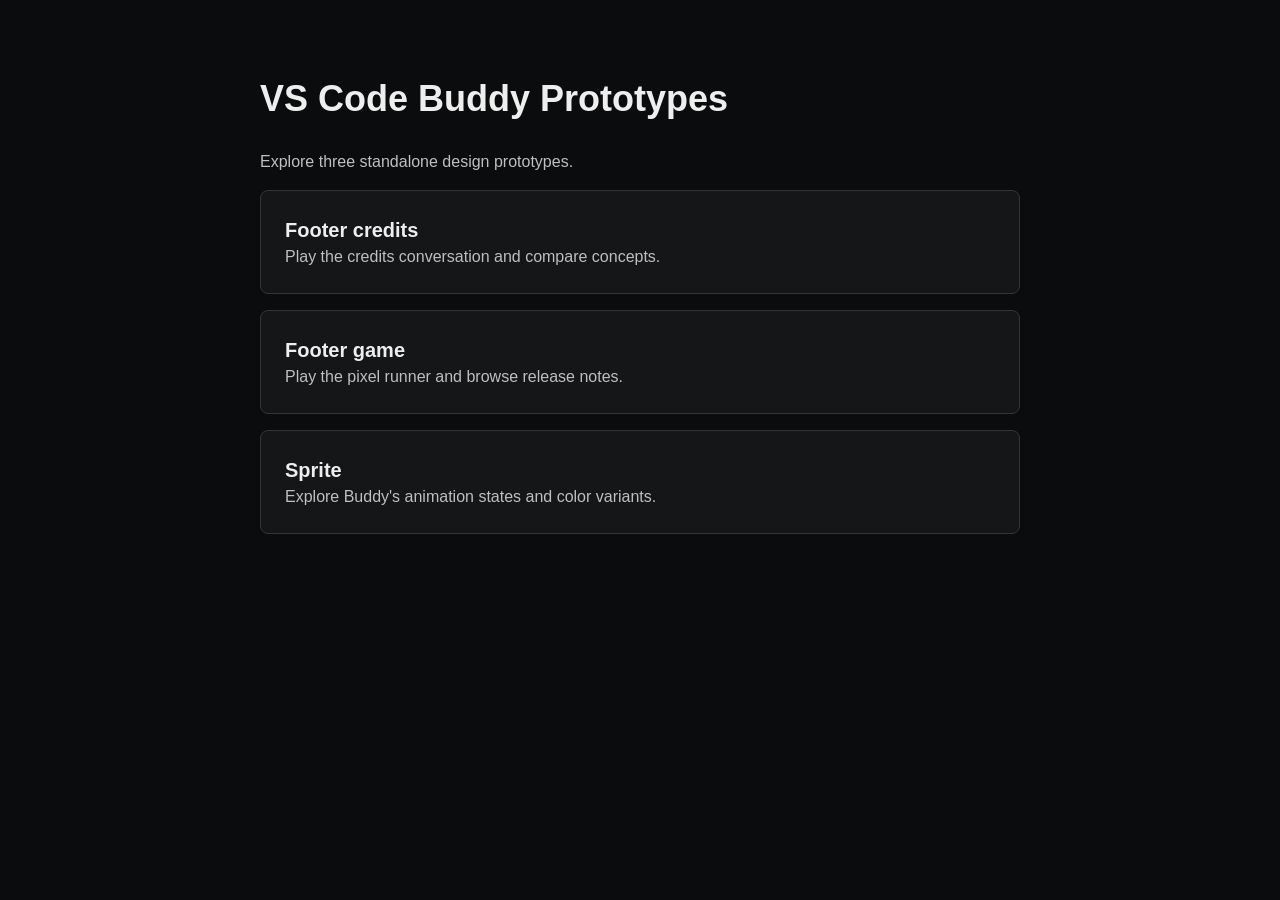
<file: index.html>
<!doctype html>
<html lang="en">
<head>
  <meta charset="utf-8">
  <meta name="viewport" content="width=device-width, initial-scale=1">
  <title>VS Code Buddy Prototypes</title>
  <style>
    :root { color-scheme: dark; }
    * { box-sizing: border-box; }
    body {
      margin: 0;
      padding: 48px 24px;
      background: #0b0c0d;
      color: #eeeeee;
      font-family: -apple-system, BlinkMacSystemFont, "Segoe UI", sans-serif;
      line-height: 1.5;
    }
    main { max-width: 760px; margin: 0 auto; }
    h1 { font-size: clamp(26px, 5vw, 36px); }
    p { color: #bfbfbf; }
    ul { display: grid; gap: 16px; padding: 0; list-style: none; }
    a {
      display: block;
      padding: 24px;
      border: 1px solid #333536;
      border-radius: 8px;
      background: #151617;
      color: inherit;
      text-decoration: none;
    }
    a:hover { border-color: #00a9d6; }
    a:focus-visible { outline: 2px solid #00a9d6; outline-offset: 4px; }
    strong { display: block; font-size: 20px; }
    span { color: #bfbfbf; }
  </style>
</head>
<body>
  <main>
    <h1>VS Code Buddy Prototypes</h1>
    <p>Explore three standalone design prototypes.</p>
    <ul>
      <li><a href="./pet-credits/"><strong>Footer credits</strong><span>Play the credits conversation and compare concepts.</span></a></li>
      <li><a href="./footer-game/"><strong>Footer game</strong><span>Play the pixel runner and browse release notes.</span></a></li>
      <li><a href="./pet-sprite/buddy_sprite.html"><strong>Sprite</strong><span>Explore Buddy's animation states and color variants.</span></a></li>
    </ul>
  </main>
</body>
</html>
</file>
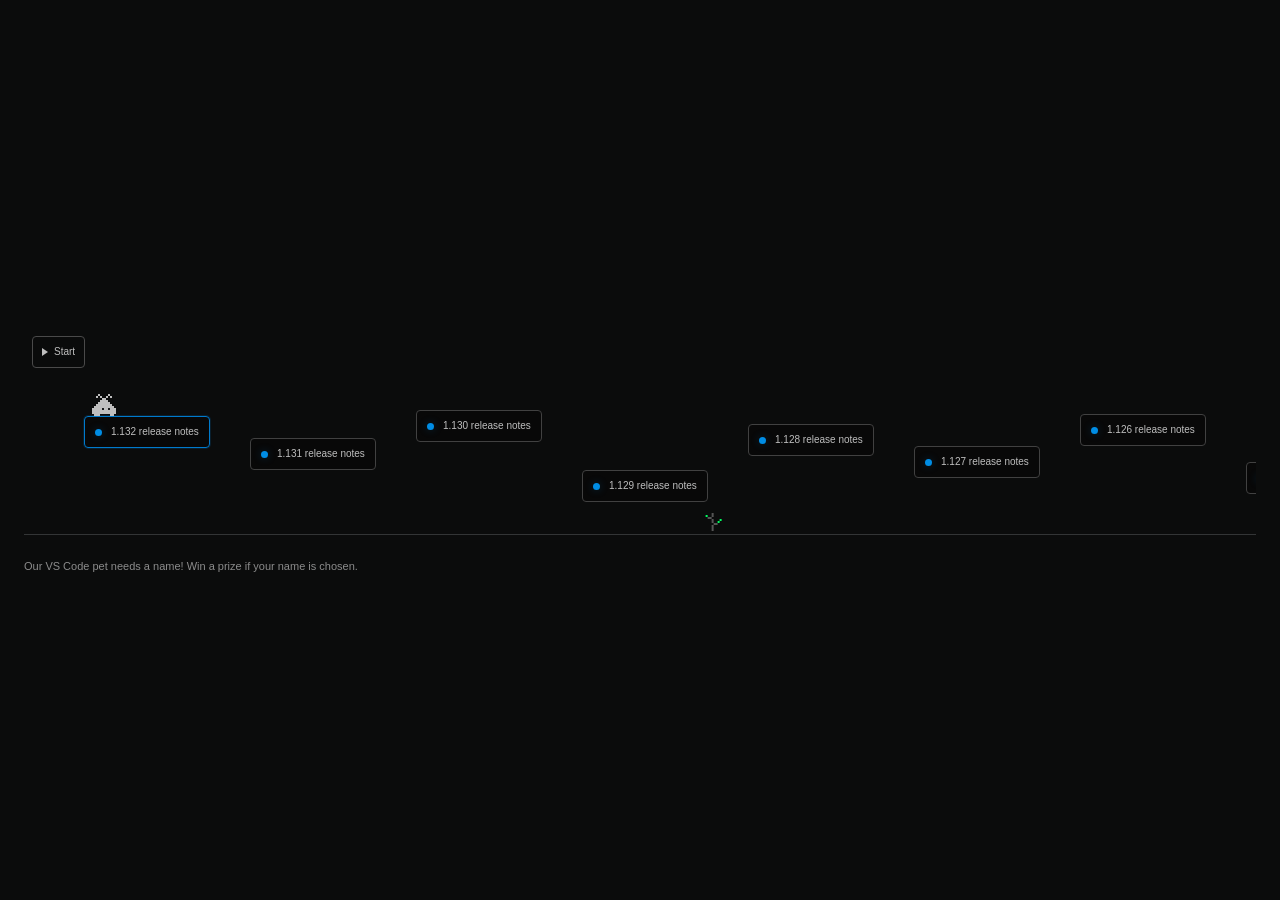
<file: footer-game/index.html>
<!doctype html>
<html lang="en">
<head>
  <meta charset="utf-8">
  <meta name="viewport" content="width=device-width, initial-scale=1">
  <title>VS Code Footer Game</title>
  <link rel="stylesheet" href="./game.css">
  <style>
    * { box-sizing: border-box; }
    body {
      min-height: 100vh;
      margin: 0;
      display: grid;
      align-items: center;
      font-family: -apple-system, BlinkMacSystemFont, "Segoe UI", sans-serif;
    }
    main { width: min(100% - 48px, 1254px); margin: 48px auto; }
    button { font-family: inherit; cursor: pointer; }
    a { color: inherit; }
    a:focus-visible, button:focus-visible {
      outline: 2px solid var(--home-accent);
      outline-offset: 3px;
    }
    .sr-only {
      position: absolute;
      width: 1px;
      height: 1px;
      padding: 0;
      margin: -1px;
      overflow: hidden;
      clip: rect(0, 0, 0, 0);
      white-space: nowrap;
      border: 0;
    }
    .jump-icon { width: 16px; height: 16px; }
  </style>
  <script src="./game.js" defer></script>
</head>
<body class="home-v2">
  <main aria-label="Footer game prototype">
    <div class="community-footer">
      <div class="release-runner" data-release-runner data-state="idle" role="group" tabindex="0" hidden
        aria-label="VS Code release runner game" aria-describedby="release-runner-instructions">
        <div class="release-runner-hud">
          <button class="release-runner-jump" type="button" data-runner-jump aria-label="Jump" title="Jump" hidden>
            <svg class="jump-icon" viewBox="0 0 16 16" aria-hidden="true">
              <path d="M8 13V3M3 8l5-5 5 5" fill="none" stroke="currentColor" stroke-width="1.5"/>
            </svg>
          </button>
          <button class="release-runner-pause" type="button" data-runner-pause aria-label="Pause game" title="Pause game" hidden>
            <span aria-hidden="true"></span>
          </button>
        </div>
        <button class="release-runner-action" type="button" data-runner-action>
          <span class="release-runner-play" aria-hidden="true"></span>
          <span data-runner-action-label>Start</span>
        </button>
        <div class="release-runner-stage" data-runner-stage>
          <div class="release-runner-labels" data-runner-labels></div>
          <div class="release-runner-obstacles" data-runner-obstacles aria-hidden="true"></div>
          <span class="release-runner-player" data-runner-player aria-hidden="true">
            <img src="./assets/release-runner-player.svg" alt="" width="24" height="24">
          </span>
          <span class="release-runner-ground" aria-hidden="true"></span>
        </div>
        <p class="sr-only" id="release-runner-instructions" data-runner-instructions>
          Before starting, while paused, or after game over, use Left Arrow, Right Arrow, Home, or End to browse
          releases, drag the game area, or use Tab to focus a release notes link. During the game, use Space,
          Up Arrow, or W to jump. Press Enter to open the release notes beneath the character in a new tab.
          Press Escape to pause.
        </p>
        <p class="sr-only" aria-live="polite" aria-atomic="true" data-runner-announcer></p>
      </div>
      <p class="release-runner-meta">Our VS Code pet needs a name! Win a prize if your name is chosen.</p>
      <noscript>
        <p>Enable JavaScript to play the footer game, or
          <a href="https://code.visualstudio.com/updates">browse VS Code release notes</a>.</p>
      </noscript>
    </div>
  </main>
</body>
</html>
</file>
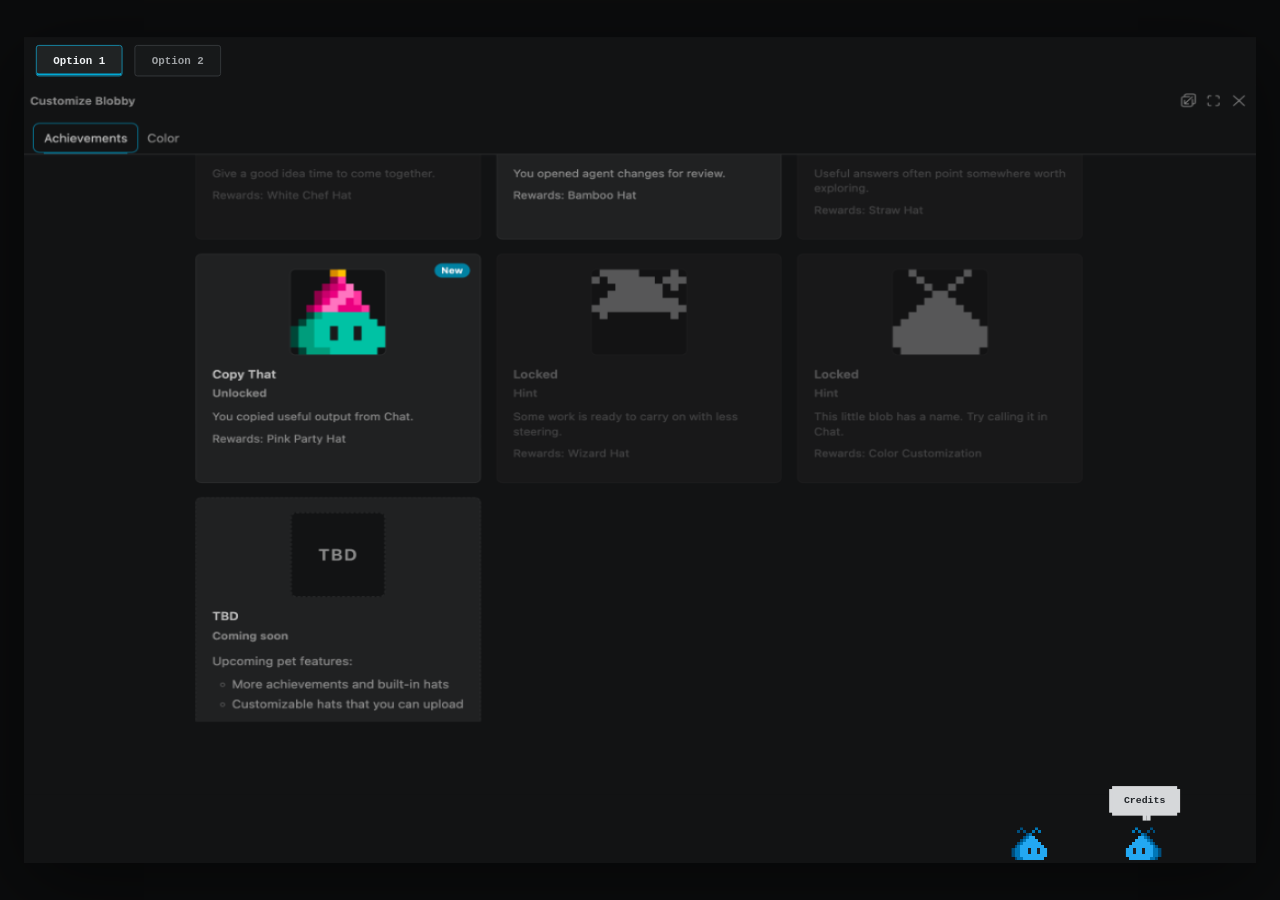
<file: pet-credits/index.html>
<!doctype html>
<html lang="en">
<head>
  <meta charset="UTF-8">
  <meta name="viewport" content="width=device-width, initial-scale=1.0">
  <title>Customize Blobby - Footer Credits Prototype</title>
  <style>
    :root {
      color-scheme: dark;
      --canvas-width: 1250;
      --canvas-height: 838;
      --surface: #121314;
      --surface-raised: #202223;
      --surface-deep: #0f1011;
      --border: #292b2d;
      --text: #cccccc;
      --text-muted: #8c8c8c;
      --text-disabled: #545658;
      --accent: #00a9d6;
      --pet-blue: #009bd1;
      --scale: 1;
    }

    * {
      box-sizing: border-box;
    }

    html,
    body {
      width: 100%;
      height: 100%;
      margin: 0;
      overflow: hidden;
    }

    body {
      display: grid;
      place-items: center;
      background: #0b0c0d;
      color: var(--text);
      font-family: -apple-system, BlinkMacSystemFont, "Segoe UI", sans-serif;
    }

    button {
      color: inherit;
      font: inherit;
    }

    .stage {
      position: absolute;
      top: 50%;
      left: 50%;
      width: calc(var(--canvas-width) * 1px);
      height: calc(var(--canvas-height) * 1px);
      overflow: hidden;
      background: var(--surface);
      box-shadow: 0 20px 80px rgb(0 0 0 / 50%);
      transform: translate(-50%, -50%) scale(var(--scale));
      transform-origin: center;
    }

    .reference-background {
      position: absolute;
      top: 48px;
      left: 0;
      z-index: 1;
      display: block;
      width: 1250px;
      height: 767px;
      object-fit: fill;
      pointer-events: none;
      user-select: none;
    }

    .option-tabs {
      position: absolute;
      top: 8px;
      left: 12px;
      z-index: 20;
      display: flex;
      gap: 12px;
    }

    .option-tab {
      width: 88px;
      height: 32px;
      padding: 0;
      border: 1px solid #34373a;
      border-radius: 3px;
      background: #17191a;
      color: #9da0a3;
      cursor: pointer;
      font-family: Menlo, Monaco, "Courier New", monospace;
      font-size: 11px;
      font-weight: 700;
    }

    .option-tab[aria-selected="true"] {
      border-color: #1683a1;
      background: #202324;
      box-shadow: inset 0 -2px 0 var(--accent);
      color: #f0f3f5;
    }

    .option-tab:focus-visible {
      outline: 1px solid var(--accent);
      outline-offset: 2px;
    }

    .titlebar {
      position: relative;
      z-index: 5;
      display: none;
      height: 65px;
      border-bottom: 1px solid #27292b;
      background: var(--surface);
    }

    .title {
      position: absolute;
      top: 11px;
      left: 6px;
      margin: 0;
      color: #a3a3a3;
      font-size: 11px;
      font-weight: 600;
      letter-spacing: 0.01em;
    }

    .tabs {
      position: absolute;
      bottom: 0;
      left: 8px;
      display: flex;
      height: 34px;
      align-items: end;
      gap: 2px;
    }

    .tab {
      position: relative;
      height: 32px;
      padding: 0 11px;
      border: 0;
      background: transparent;
      color: #a2a2a2;
      cursor: pointer;
      font-size: 12px;
    }

    .tab[aria-selected="true"] {
      border: 1px solid #1683a1;
      border-bottom-color: transparent;
      border-radius: 6px 6px 0 0;
      color: #d4d4d4;
      background: #17191a;
    }

    .tab[aria-selected="true"]::after {
      position: absolute;
      right: 9px;
      bottom: -1px;
      left: 9px;
      height: 2px;
      background: var(--accent);
      content: "";
    }

    .window-actions {
      position: absolute;
      top: 8px;
      right: 8px;
      display: flex;
      gap: 8px;
    }

    .icon-button {
      display: grid;
      width: 18px;
      height: 18px;
      padding: 0;
      place-items: center;
      border: 0;
      background: transparent;
      color: #777b7e;
      cursor: pointer;
    }

    .icon-button:hover,
    .icon-button:focus-visible {
      color: #d0d0d0;
      outline: none;
    }

    .icon-button svg {
      width: 15px;
      height: 15px;
      fill: none;
      stroke: currentColor;
      stroke-linecap: round;
      stroke-linejoin: round;
      stroke-width: 1.2;
    }

    .content {
      position: absolute;
      inset: 65px 0 0;
      display: none;
      overflow: hidden;
    }

    .achievement-grid {
      display: grid;
      width: 818px;
      margin-left: 142px;
      grid-template-columns: repeat(3, 238px);
      grid-auto-rows: 213px;
      gap: 14px;
      transform: translateY(-68px);
    }

    .card {
      position: relative;
      min-width: 0;
      overflow: hidden;
      padding: 14px;
      border: 1px solid var(--border);
      border-radius: 6px;
      background: var(--surface-raised);
    }

    .card--disabled {
      background: #17191a;
      color: var(--text-disabled);
      opacity: 0.62;
    }

    .card--coming-soon {
      grid-column: 1;
      min-height: 210px;
    }

    .card-copy {
      position: absolute;
      right: 14px;
      bottom: 16px;
      left: 14px;
    }

    .card-title,
    .card-kicker,
    .card-body,
    .reward {
      margin: 0;
      font-size: 11px;
      line-height: 1.55;
    }

    .card-title {
      margin-bottom: 2px;
      color: #c6c6c6;
      font-size: 12px;
      font-weight: 600;
    }

    .card-kicker {
      margin-bottom: 8px;
      color: #a8a8a8;
    }

    .card-body {
      margin-bottom: 6px;
      color: #969696;
    }

    .reward {
      color: #898989;
    }

    .badge {
      position: absolute;
      top: 9px;
      right: 10px;
      padding: 2px 7px;
      border-radius: 999px;
      background: #168aaa;
      color: #e8fbff;
      font-size: 10px;
      font-weight: 700;
    }

    .art-tile {
      position: absolute;
      top: 15px;
      left: 50%;
      display: grid;
      width: 80px;
      height: 80px;
      place-items: center;
      border: 1px solid #27292b;
      border-radius: 5px;
      background: var(--surface-deep);
      transform: translateX(-50%);
    }

    .party-blob {
      position: relative;
      width: 50px;
      height: 36px;
      margin-top: 26px;
      background: #55c4aa;
      clip-path: polygon(14% 29%, 27% 29%, 27% 14%, 73% 14%, 73% 29%, 86% 29%, 100% 58%, 100% 100%, 0 100%, 0 58%);
      image-rendering: pixelated;
    }

    .party-blob::before {
      position: absolute;
      bottom: 13px;
      left: 14px;
      width: 5px;
      height: 11px;
      background: #161819;
      box-shadow: 22px 0 #161819;
      content: "";
    }

    .party-hat {
      position: absolute;
      top: 4px;
      left: 22px;
      width: 35px;
      height: 34px;
      background: repeating-linear-gradient(135deg, #f04aa3 0 7px, #c71773 7px 14px);
      clip-path: polygon(50% 0, 100% 100%, 0 100%);
    }

    .party-hat::before {
      position: absolute;
      top: -6px;
      left: 15px;
      width: 6px;
      height: 7px;
      background: #ffc933;
      content: "";
    }

    .locked-shape {
      width: 55px;
      height: 42px;
      background: #77797b;
      clip-path: polygon(15% 0, 26% 0, 26% 18%, 76% 18%, 76% 0, 88% 0, 88% 18%, 100% 18%, 100% 72%, 88% 72%, 88% 100%, 15% 100%, 15% 72%, 0 72%, 0 18%, 15% 18%);
    }

    .locked-shape--antennae {
      height: 54px;
      clip-path: polygon(0 0, 12% 0, 40% 28%, 60% 28%, 88% 0, 100% 0, 70% 38%, 90% 55%, 100% 100%, 0 100%, 10% 55%, 30% 38%);
    }

    .tbd {
      color: #979797;
      font-size: 16px;
      font-weight: 600;
      letter-spacing: 0.04em;
    }

    .feature-list {
      margin: 8px 0 0 8px;
      padding-left: 12px;
      color: #999;
      font-size: 11px;
      line-height: 1.7;
    }

    .color-panel {
      display: none;
      width: 560px;
      margin: 56px auto;
      padding: 24px;
      border: 1px solid var(--border);
      border-radius: 8px;
      background: var(--surface-raised);
    }

    .color-panel h2 {
      margin: 0 0 8px;
      font-size: 16px;
    }

    .color-panel p {
      margin: 0 0 20px;
      color: var(--text-muted);
      font-size: 12px;
    }

    .swatches {
      display: flex;
      gap: 12px;
    }

    .swatch {
      width: 44px;
      height: 44px;
      border: 2px solid transparent;
      border-radius: 8px;
      background: var(--swatch);
      cursor: pointer;
    }

    .swatch[aria-pressed="true"] {
      border-color: #f0f0f0;
      box-shadow: 0 0 0 2px var(--accent);
    }

    .footer-extension {
      --pet-group-left: calc(100% - 248px);
      position: absolute;
      z-index: 2;
      right: 0;
      bottom: 0;
      left: 0;
      height: 69px;
      background: var(--surface);
    }

    .pet {
      position: absolute;
      z-index: 4;
      top: 30px;
      display: grid;
      width: 36px;
      height: 36px;
      padding: 0;
      place-items: end center;
      border: 0;
      background: transparent;
      cursor: pointer;
      image-rendering: pixelated;
    }

    .footer-extension[data-state="rest"] .pet--left {
      animation: invite-jump 7s steps(1, end) 0.8s infinite;
    }

    .pet--left {
      left: var(--pet-group-left);
    }

    .pet--right {
      left: calc(var(--pet-group-left) + 116px);
    }

    .pet img {
      --facing: 1;
      display: block;
      width: 36px;
      height: 33px;
      image-rendering: pixelated;
      transform: scaleX(var(--facing));
      transform-origin: center;
      transition: filter 160ms ease;
      animation: breathe 1.8s steps(2, end) infinite;
    }

    .pet--right img {
      --facing: -1;
    }

    .pet::after {
      position: absolute;
      top: 24px;
      left: 17px;
      width: 3px;
      height: 6px;
      background: #23a8f2;
      box-shadow: 9px 0 #23a8f2;
      content: "";
      opacity: 0;
      pointer-events: none;
    }

    .pet--left::after {
      animation: blink-left 6.4s steps(1, end) 1.1s infinite;
    }

    .pet--right::after {
      left: 8px;
      animation: blink-right 8.1s steps(1, end) 3.4s infinite;
    }

    .pet:focus-visible {
      outline: 1px solid var(--accent);
      outline-offset: 3px;
    }

    .speech-bubble {
      position: absolute;
      z-index: 6;
      bottom: 51px;
      min-width: 66px;
      max-width: 210px;
      padding: 6px 8px;
      border: 0;
      border-radius: 0;
      background: #d6d8da;
      box-shadow:
        -3px 0 0 #d6d8da,
        3px 0 0 #d6d8da,
        0 -3px 0 #d6d8da,
        0 3px 0 #d6d8da;
      color: #202428;
      font-family: Menlo, Monaco, "Courier New", monospace;
      font-size: 10px;
      font-weight: 700;
      line-height: 1.25;
      text-align: center;
      white-space: nowrap;
      opacity: 0;
      pointer-events: none;
      transform: translate(-50%, 5px);
      transition: opacity 70ms steps(1, end), transform 70ms steps(2, end);
    }

    .speech-bubble[data-speaker="left"] {
      left: calc(var(--pet-group-left) + 18px);
    }

    .speech-bubble[data-speaker="right"] {
      right: 80px;
      left: auto;
      transform: translateY(5px);
    }

    .speech-bubble.is-visible {
      opacity: 1;
      transform: translate(-50%, 0);
    }

    .speech-bubble[data-speaker="right"].is-visible {
      transform: translateY(0);
    }

    .speech-bubble::after {
      position: absolute;
      bottom: -8px;
      left: calc(50% - 4px);
      width: 4px;
      height: 8px;
      background: #d6d8da;
      box-shadow: 4px 0 0 #d6d8da;
      content: "";
    }

    .speech-bubble[data-speaker="left"]::after {
      right: auto;
    }

    .speech-bubble[data-speaker="right"]::after {
      right: 31px;
      left: auto;
    }

    .option-two-scene {
      --scene-center: calc(100% - 120px);
      position: absolute;
      z-index: 3;
      inset: 48px 0 0;
      overflow: visible;
      background: transparent;
    }

    .option-two-scene[hidden] {
      display: none;
    }

    .crate-button {
      position: absolute;
      right: 98.5px;
      bottom: 6px;
      z-index: 5;
      width: 43px;
      height: 43px;
      padding: 0;
      border: 0;
      background: #a96832;
      box-shadow:
        -4px 0 0 #4b2a17,
        4px 0 0 #4b2a17,
        0 -4px 0 #4b2a17,
        0 4px 0 #4b2a17,
        inset 0 0 0 4px #7a451f;
      color: #fff0c7;
      cursor: pointer;
      image-rendering: pixelated;
    }

    .crate-button::before {
      position: absolute;
      inset: 8px;
      border: 3px solid #663817;
      background: repeating-linear-gradient(0deg, #a96832 0 7px, #945627 7px 9px);
      content: "";
    }

    .crate-button::after {
      position: absolute;
      inset: 3px;
      border-top: 2px solid #d28a48;
      border-left: 2px solid #c77b3c;
      content: "";
      pointer-events: none;
    }

    .crate-button:focus-visible {
      outline: 2px solid var(--accent);
      outline-offset: 6px;
    }

    .option-two-scene[data-state="rest"] .crate-button {
      animation: crate-shake 5.6s steps(1, end) 0.9s infinite;
    }

    .solo-pet {
      position: absolute;
      bottom: 16px;
      left: calc(var(--scene-center) - 18px);
      z-index: 4;
      width: 36px;
      height: 36px;
      opacity: 0;
      image-rendering: pixelated;
      pointer-events: none;
    }

    .solo-pet img {
      --facing: -1;
      display: block;
      width: 36px;
      height: 33px;
      image-rendering: pixelated;
      animation: breathe 1.8s steps(2, end) infinite;
    }

    .solo-pet::after {
      position: absolute;
      top: 24px;
      left: 8px;
      width: 3px;
      height: 6px;
      background: #23a8f2;
      box-shadow: 9px 0 #23a8f2;
      content: "";
      opacity: 0;
      animation: blink-right 7.3s steps(1, end) 2.2s infinite;
    }

    .option-two-scene[data-state="emerging"] .solo-pet {
      bottom: 49px;
      opacity: 1;
      animation: pet-pop-to-crate 640ms linear forwards;
      will-change: bottom, transform;
    }

    .option-two-scene[data-state="speaking"] .solo-pet {
      bottom: 49px;
      opacity: 1;
    }

    .option-two-scene[data-state="hiding"] .solo-pet {
      bottom: 16px;
      opacity: 0;
      transition:
        bottom 420ms steps(4, end),
        opacity 1ms step-end 419ms;
    }

    .speech-bubble.option-two-bubble,
    .speech-bubble.option-two-bubble.is-visible {
      right: auto;
      bottom: 104px;
      left: var(--scene-center);
    }

    .speech-bubble.option-two-bubble::after {
      right: auto;
      left: calc(50% - 4px);
    }

    @keyframes crate-shake {
      0%,
      5%,
      10%,
      15%,
      20%,
      100% {
        transform: translateX(0) rotate(0);
      }
      7%,
      17% {
        transform: translateX(-2px) rotate(-1deg);
      }
      12% {
        transform: translateX(2px) rotate(1deg);
      }
    }

    @keyframes pet-pop-to-crate {
      0% {
        bottom: 16px;
        opacity: 0;
        transform: scaleY(0.72);
        animation-timing-function: cubic-bezier(0.1, 0.8, 0.15, 1);
      }
      6% {
        bottom: 22px;
        opacity: 1;
        transform: scaleY(0.82);
        animation-timing-function: cubic-bezier(0.08, 0.92, 0.18, 1);
      }
      16% {
        bottom: 68px;
        opacity: 1;
        transform: scaleY(1.12);
      }
      26% {
        bottom: 78px;
        opacity: 1;
        transform: scaleY(1);
        animation-timing-function: cubic-bezier(0.36, 0, 0.78, 0.54);
      }
      36% {
        bottom: 77px;
        opacity: 1;
        transform: scaleY(1);
      }
      68% {
        bottom: 55px;
        opacity: 1;
        transform: scaleY(1);
        animation-timing-function: cubic-bezier(0.18, 0.86, 0.28, 1);
      }
      80% {
        bottom: 47px;
        opacity: 1;
        transform: scaleY(0.88);
      }
      90% {
        bottom: 54px;
        opacity: 1;
        transform: scaleY(1.03);
      }
      100% {
        bottom: 49px;
        opacity: 1;
        transform: scaleY(1);
      }
    }

    .reopen {
      display: none;
      padding: 8px 12px;
      border: 1px solid #3d4043;
      border-radius: 5px;
      background: #252728;
      cursor: pointer;
    }

    body.is-closed .stage {
      display: none;
    }

    body.is-closed .reopen {
      display: block;
    }

    body.is-expanded .stage {
      box-shadow: none;
    }

    @keyframes breathe {
      0%,
      100% {
        transform: scaleX(var(--facing)) translateY(0);
      }
      50% {
        transform: scaleX(var(--facing)) translateY(-1px);
      }
    }

    @keyframes invite-jump {
      0%,
      10%,
      16%,
      100% {
        transform: translateY(0);
      }
      5% {
        transform: translateY(-9px);
      }
      13% {
        transform: translateY(-4px);
      }
    }

    @keyframes blink-left {
      0%,
      10%,
      13%,
      64%,
      67%,
      70%,
      100% {
        opacity: 0;
      }
      11%,
      12%,
      65%,
      66%,
      68%,
      69% {
        opacity: 1;
      }
    }

    @keyframes blink-right {
      0%,
      28%,
      31%,
      78%,
      81%,
      100% {
        opacity: 0;
      }
      29%,
      30%,
      79%,
      80% {
        opacity: 1;
      }
    }

    @media (prefers-reduced-motion: reduce) {
      .pet,
      .pet img,
      .pet::after,
      .crate-button,
      .solo-pet,
      .solo-pet img,
      .solo-pet::after {
        animation: none;
      }

      .solo-pet {
        transition: none;
      }
    }
  </style>
</head>
<body>
  <main class="stage" aria-label="Customize Blobby prototype">
    <nav class="option-tabs" aria-label="Credits concepts">
      <button class="option-tab" type="button" role="tab" aria-selected="true" data-option="1">
        Option 1
      </button>
      <button class="option-tab" type="button" role="tab" aria-selected="false" data-option="2">
        Option 2
      </button>
    </nav>

    <img
      class="reference-background"
      src="./assets/frame-105-background.png"
      alt=""
      width="1250"
      height="767"
    >
    <header class="titlebar">
      <h1 class="title">Customize Blobby</h1>

      <nav class="tabs" aria-label="Customization sections">
        <button class="tab" type="button" role="tab" aria-selected="true" data-tab="achievements">
          Achievements
        </button>
        <button class="tab" type="button" role="tab" aria-selected="false" data-tab="color">
          Color
        </button>
      </nav>

      <div class="window-actions" aria-label="Window controls">
        <button class="icon-button" type="button" aria-label="Open in new window">
          <svg viewBox="0 0 16 16" aria-hidden="true">
            <path d="M6.5 3.5h-3v9h9v-3M8 3.5h4.5V8M12.2 3.8 7 9"/>
          </svg>
        </button>
        <button class="icon-button" id="expand" type="button" aria-label="Toggle expanded view">
          <svg viewBox="0 0 16 16" aria-hidden="true">
            <path d="M6 3H3v3M10 3h3v3M6 13H3v-3M10 13h3v-3"/>
          </svg>
        </button>
        <button class="icon-button" id="close" type="button" aria-label="Close prototype">
          <svg viewBox="0 0 16 16" aria-hidden="true">
            <path d="m4 4 8 8M12 4l-8 8"/>
          </svg>
        </button>
      </div>
    </header>

    <section class="content" id="achievements-panel" role="tabpanel">
      <div class="achievement-grid">
        <article class="card card--disabled">
          <div class="card-copy">
            <p class="card-body">Give a good idea time to come together.</p>
            <p class="reward">Rewards: White Chef Hat</p>
          </div>
        </article>
        <article class="card">
          <div class="card-copy">
            <p class="card-body">You opened agent changes for review.</p>
            <p class="reward">Rewards: Bamboo Hat</p>
          </div>
        </article>
        <article class="card card--disabled">
          <div class="card-copy">
            <p class="card-body">Useful answers often point somewhere worth exploring.</p>
            <p class="reward">Rewards: Straw Hat</p>
          </div>
        </article>

        <article class="card">
          <span class="badge">New</span>
          <div class="art-tile" aria-hidden="true">
            <div class="party-hat"></div>
            <div class="party-blob"></div>
          </div>
          <div class="card-copy">
            <h2 class="card-title">Copy That</h2>
            <p class="card-kicker">Unlocked</p>
            <p class="card-body">You copied useful output from Chat.</p>
            <p class="reward">Rewards: Pink Party Hat</p>
          </div>
        </article>
        <article class="card card--disabled">
          <div class="art-tile" aria-hidden="true">
            <div class="locked-shape"></div>
          </div>
          <div class="card-copy">
            <h2 class="card-title">Locked</h2>
            <p class="card-kicker">Hint</p>
            <p class="card-body">Some work is ready to carry on with less steering.</p>
            <p class="reward">Rewards: Wizard Hat</p>
          </div>
        </article>
        <article class="card card--disabled">
          <div class="art-tile" aria-hidden="true">
            <div class="locked-shape locked-shape--antennae"></div>
          </div>
          <div class="card-copy">
            <h2 class="card-title">Locked</h2>
            <p class="card-kicker">Hint</p>
            <p class="card-body">This little blob has a name. Try calling it in Chat.</p>
            <p class="reward">Rewards: Color Customization</p>
          </div>
        </article>

        <article class="card card--coming-soon">
          <div class="art-tile"><span class="tbd">TBD</span></div>
          <div class="card-copy">
            <h2 class="card-title">TBD</h2>
            <p class="card-kicker">Coming soon</p>
            <p class="card-body">Upcoming pet features:</p>
            <ul class="feature-list">
              <li>More achievements and built-in hats</li>
              <li>Customizable hats that you can upload</li>
            </ul>
          </div>
        </article>
      </div>
    </section>

    <section class="content" id="color-panel" role="tabpanel" hidden>
      <div class="color-panel">
        <h2>Choose Blobby's color</h2>
        <p>The footer pets update together so they still feel like a pair.</p>
        <div class="swatches">
          <button class="swatch" style="--swatch:#009bd1" aria-label="Blue" aria-pressed="true" data-filter="none"></button>
          <button class="swatch" style="--swatch:#49b78a" aria-label="Green" aria-pressed="false" data-filter="hue-rotate(95deg)"></button>
          <button class="swatch" style="--swatch:#c678dd" aria-label="Purple" aria-pressed="false" data-filter="hue-rotate(225deg)"></button>
        </div>
      </div>
    </section>

    <footer class="footer-extension" data-option-panel="1" data-state="rest">
      <div class="speech-bubble" data-speaker="right" role="status" aria-live="polite"></div>
      <button class="pet pet--left" type="button" aria-label="Play credits conversation">
        <img src="./assets/blue-pet.png" alt="">
      </button>
      <button class="pet pet--right" type="button" aria-label="Play credits conversation">
        <img src="./assets/blue-pet.png" alt="">
      </button>
    </footer>

    <section class="option-two-scene" data-option-panel="2" data-state="rest" aria-label="Credits crate concept" hidden>
      <div class="speech-bubble option-two-bubble" role="status" aria-live="polite"></div>
      <div class="solo-pet" aria-hidden="true">
        <img src="./assets/blue-pet.png" alt="">
      </div>
      <button class="crate-button" type="button" aria-label="Open credits crate"></button>
    </section>
  </main>

  <button class="reopen" type="button">Reopen Customize Blobby</button>

  <script>
    const stage = document.querySelector(".stage");
    const footer = document.querySelector(".footer-extension");
    const achievementPanel = document.querySelector("#achievements-panel");
    const colorPanel = document.querySelector("#color-panel");
    const tabs = [...document.querySelectorAll(".tab")];
    const pets = [...document.querySelectorAll(".pet img")];
    const bubble = document.querySelector(".speech-bubble");
    const optionTabs = [...document.querySelectorAll(".option-tab")];
    const optionTwoScene = document.querySelector(".option-two-scene");
    const optionTwoBubble = document.querySelector(".option-two-bubble");
    const crateButton = document.querySelector(".crate-button");
    const reducedMotion = window.matchMedia("(prefers-reduced-motion: reduce)").matches;
    let animationRun = 0;
    let isSpeaking = false;
    let optionTwoRun = 0;
    let optionTwoSpeaking = false;
    let optionTwoHasOpened = false;

    function fitStage() {
      const horizontalPadding = 48;
      const verticalPadding = 48;
      const scale = Math.min(
        (window.innerWidth - horizontalPadding) / 1250,
        (window.innerHeight - verticalPadding) / 838
      );
      document.documentElement.style.setProperty("--scale", String(scale));
    }

    function selectTab(selectedTab) {
      const showAchievements = selectedTab.dataset.tab === "achievements";
      tabs.forEach((tab) => {
        tab.setAttribute("aria-selected", String(tab === selectedTab));
      });
      achievementPanel.hidden = !showAchievements;
      colorPanel.hidden = showAchievements;
      colorPanel.querySelector(".color-panel").style.display = showAchievements ? "none" : "block";
    }

    function wait(milliseconds) {
      return new Promise((resolve) => window.setTimeout(resolve, milliseconds));
    }

    async function typeMessage(text, speaker, runId) {
      bubble.classList.remove("is-visible");

      if (!reducedMotion) {
        await wait(80);
      }

      if (runId !== animationRun) {
        return false;
      }

      bubble.dataset.speaker = speaker;
      bubble.textContent = "";

      if (reducedMotion) {
        bubble.textContent = text;
        bubble.classList.add("is-visible");
        return true;
      }

      bubble.textContent = text.slice(0, 1);
      bubble.classList.add("is-visible");

      const millisecondsPerCharacter = 105;
      const startedAt = performance.now();
      let animationFrame = 0;

      function renderText(now) {
        if (runId !== animationRun) {
          return;
        }

        const visibleCharacters = Math.min(
          text.length,
          Math.max(1, Math.floor((now - startedAt) / millisecondsPerCharacter) + 1)
        );
        bubble.textContent = text.slice(0, visibleCharacters);

        if (visibleCharacters < text.length) {
          animationFrame = window.requestAnimationFrame(renderText);
        }
      }

      animationFrame = window.requestAnimationFrame(renderText);
      await wait(text.length * millisecondsPerCharacter);
      window.cancelAnimationFrame(animationFrame);

      if (runId !== animationRun) {
        return false;
      }

      bubble.textContent = text;

      return true;
    }

    async function showRestPrompt() {
      const runId = ++animationRun;
      footer.dataset.state = "rest";
      await typeMessage("Credits", "right", runId);
    }

    async function playCreditsConversation() {
      if (isSpeaking) {
        return;
      }

      isSpeaking = true;
      const runId = ++animationRun;
      footer.dataset.state = "speaking";

      const messages = [
        { speaker: "left", text: "Developed by", hold: 1300 },
        { speaker: "right", text: "Justin Chen", hold: 1900 },
        { speaker: "left", text: "Designed by", hold: 1500 },
        { speaker: "right", text: "Olivia Yu", hold: 1800 },
        { speaker: "right", text: "and David Hose", hold: 2200 }
      ];

      for (const message of messages) {
        const completed = await typeMessage(message.text, message.speaker, runId);
        if (!completed) {
          isSpeaking = false;
          return;
        }
        await wait(reducedMotion ? 250 : message.hold);
      }

      bubble.classList.remove("is-visible");
      await wait(reducedMotion ? 0 : 180);

      if (runId === animationRun) {
        footer.dataset.state = "rest";
        bubble.dataset.speaker = "right";
        bubble.textContent = "Credits";
        bubble.classList.add("is-visible");
      }

      isSpeaking = false;
    }

    async function typeOptionTwoMessage(text, runId) {
      optionTwoBubble.classList.remove("is-visible");

      if (!reducedMotion) {
        await wait(80);
      }

      if (runId !== optionTwoRun) {
        return false;
      }

      optionTwoBubble.textContent = "";

      if (reducedMotion) {
        optionTwoBubble.textContent = text;
        optionTwoBubble.classList.add("is-visible");
        return true;
      }

      optionTwoBubble.textContent = text.slice(0, 1);
      optionTwoBubble.classList.add("is-visible");

      const millisecondsPerCharacter = 105;
      const startedAt = performance.now();
      let animationFrame = 0;

      function renderText(now) {
        if (runId !== optionTwoRun) {
          return;
        }

        const visibleCharacters = Math.min(
          text.length,
          Math.max(1, Math.floor((now - startedAt) / millisecondsPerCharacter) + 1)
        );
        optionTwoBubble.textContent = text.slice(0, visibleCharacters);

        if (visibleCharacters < text.length) {
          animationFrame = window.requestAnimationFrame(renderText);
        }
      }

      animationFrame = window.requestAnimationFrame(renderText);
      await wait(text.length * millisecondsPerCharacter);
      window.cancelAnimationFrame(animationFrame);

      if (runId !== optionTwoRun) {
        return false;
      }

      optionTwoBubble.textContent = text;
      return true;
    }

    function resetOptionTwo() {
      optionTwoRun += 1;
      optionTwoSpeaking = false;
      optionTwoScene.dataset.state = optionTwoHasOpened ? "opened" : "rest";
      optionTwoBubble.classList.remove("is-visible");
      optionTwoBubble.textContent = "";
      crateButton.disabled = false;
    }

    async function playOptionTwoConversation() {
      if (optionTwoSpeaking) {
        return;
      }

      optionTwoSpeaking = true;
      optionTwoHasOpened = true;
      crateButton.disabled = true;
      const runId = ++optionTwoRun;
      optionTwoScene.dataset.state = "emerging";

      await wait(reducedMotion ? 0 : 680);

      if (runId !== optionTwoRun) {
        optionTwoSpeaking = false;
        return;
      }

      optionTwoScene.dataset.state = "speaking";

      const messages = [
        { text: "Developed by Justin Chen", hold: 1900 },
        { text: "Designed by Olivia Yu", hold: 1800 },
        { text: "and David Hose", hold: 2200 }
      ];

      for (const message of messages) {
        const completed = await typeOptionTwoMessage(message.text, runId);
        if (!completed) {
          optionTwoSpeaking = false;
          return;
        }
        await wait(reducedMotion ? 250 : message.hold);
      }

      optionTwoBubble.classList.remove("is-visible");
      await wait(reducedMotion ? 0 : 80);
      optionTwoBubble.textContent = "";

      if (runId !== optionTwoRun) {
        optionTwoSpeaking = false;
        return;
      }

      optionTwoScene.dataset.state = "hiding";
      await wait(reducedMotion ? 0 : 440);

      if (runId === optionTwoRun) {
        optionTwoScene.dataset.state = "opened";
        crateButton.disabled = false;
      }

      optionTwoSpeaking = false;
    }

    function selectOption(selectedTab) {
      const selectedOption = selectedTab.dataset.option;
      const showOptionOne = selectedOption === "1";

      optionTabs.forEach((tab) => {
        tab.setAttribute("aria-selected", String(tab === selectedTab));
      });

      footer.hidden = !showOptionOne;
      optionTwoScene.hidden = showOptionOne;

      if (showOptionOne) {
        resetOptionTwo();
        showRestPrompt();
      } else {
        animationRun += 1;
        isSpeaking = false;
        bubble.classList.remove("is-visible");
        resetOptionTwo();
      }
    }

    optionTabs.forEach((tab) => {
      tab.addEventListener("click", () => selectOption(tab));
    });

    tabs.forEach((tab) => tab.addEventListener("click", () => selectTab(tab)));
    document.querySelectorAll(".pet").forEach((pet) => {
      pet.addEventListener("click", playCreditsConversation);
    });
    crateButton.addEventListener("click", playOptionTwoConversation);

    document.querySelectorAll(".swatch").forEach((swatch) => {
      swatch.addEventListener("click", () => {
        document.querySelectorAll(".swatch").forEach((item) => {
          item.setAttribute("aria-pressed", String(item === swatch));
        });
        pets.forEach((pet) => {
          pet.style.filter = swatch.dataset.filter;
        });
      });
    });

    document.querySelector("#expand").addEventListener("click", () => {
      document.body.classList.toggle("is-expanded");
    });

    document.querySelector("#close").addEventListener("click", () => {
      document.body.classList.add("is-closed");
    });

    document.querySelector(".reopen").addEventListener("click", () => {
      document.body.classList.remove("is-closed");
    });

    window.addEventListener("resize", fitStage);
    fitStage();
    showRestPrompt();
  </script>
</body>
</html>
</file>
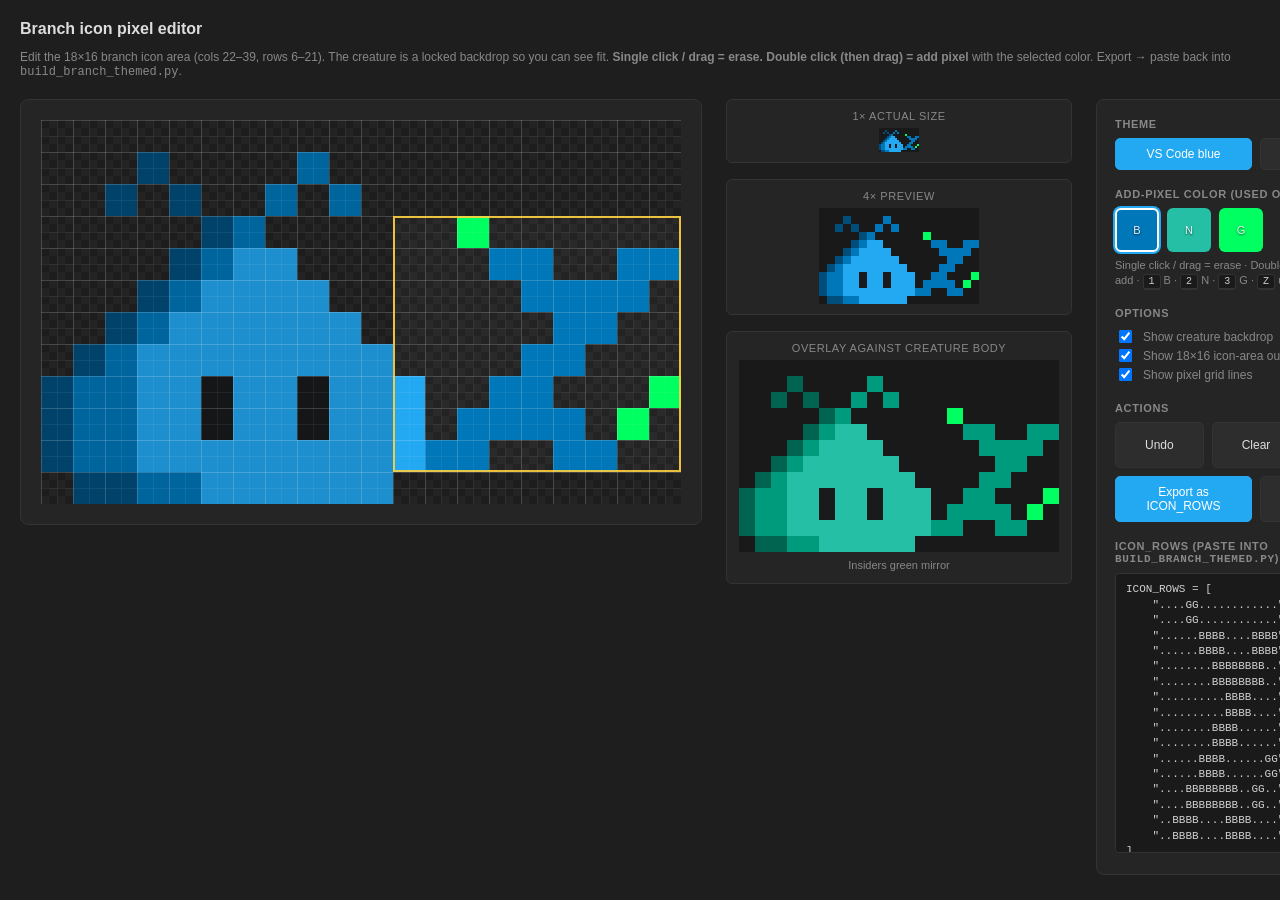
<file: pet-sprite/branch_editor.html>
<!DOCTYPE html>
<html lang="en">
<head>
<meta charset="utf-8" />
<title>Branch icon pixel editor · Buddy Veee</title>
<style>
  :root {
    --bg: #1e1e1e;
    --panel: #252526;
    --border: #333;
    --text: #ddd;
    --muted: #888;
    --accent: #23a8f2;
    --icon-guide: rgba(255, 209, 64, 0.9);
  }
  * { box-sizing: border-box; }
  html, body { background: var(--bg); color: var(--text); font-family: -apple-system, "SF Pro Text", "Segoe UI", sans-serif; margin: 0; }
  body { padding: 20px; }
  h1 { font-size: 16px; margin: 0 0 4px; font-weight: 600; }
  .sub { color: var(--muted); font-size: 12px; margin-bottom: 20px; }
  .layout { display: grid; grid-template-columns: auto 320px; gap: 24px; align-items: start; }
  .stage {
    background: var(--panel);
    border: 1px solid var(--border);
    border-radius: 8px;
    padding: 20px;
    display: inline-block;
  }
  canvas.grid {
    display: block;
    image-rendering: pixelated;
    image-rendering: -moz-crisp-edges;
    cursor: crosshair;
    background:
      linear-gradient(45deg, #2a2a2a 25%, transparent 25%),
      linear-gradient(-45deg, #2a2a2a 25%, transparent 25%),
      linear-gradient(45deg, transparent 75%, #2a2a2a 75%),
      linear-gradient(-45deg, transparent 75%, #2a2a2a 75%);
    background-size: 16px 16px;
    background-position: 0 0, 0 8px, 8px -8px, -8px 0px;
    background-color: #232323;
  }
  .stage-row { display: flex; align-items: flex-start; gap: 24px; }
  .previews { display: flex; flex-direction: column; gap: 16px; }
  .preview-box {
    background: var(--panel);
    border: 1px solid var(--border);
    border-radius: 6px;
    padding: 10px 12px;
    text-align: center;
  }
  .preview-box .label { font-size: 11px; color: var(--muted); margin-bottom: 6px; text-transform: uppercase; letter-spacing: 0.05em; }
  canvas.preview {
    display: block;
    image-rendering: pixelated;
    image-rendering: -moz-crisp-edges;
    background: #191919;
    margin: 0 auto;
  }
  .controls {
    background: var(--panel);
    border: 1px solid var(--border);
    border-radius: 8px;
    padding: 18px;
    display: flex;
    flex-direction: column;
    gap: 18px;
    font-size: 13px;
  }
  .group h2 { font-size: 11px; text-transform: uppercase; color: var(--muted); margin: 0 0 8px; letter-spacing: 0.06em; font-weight: 600; }
  .swatches { display: flex; gap: 8px; flex-wrap: wrap; }
  .swatch {
    width: 44px; height: 44px;
    border-radius: 6px;
    border: 2px solid transparent;
    cursor: pointer;
    display: flex; align-items: center; justify-content: center;
    font-size: 11px; color: rgba(255,255,255,0.9);
    text-shadow: 0 1px 2px rgba(0,0,0,0.6);
    position: relative;
  }
  .swatch.eraser {
    background:
      linear-gradient(45deg, #444 25%, transparent 25%),
      linear-gradient(-45deg, #444 25%, transparent 25%),
      linear-gradient(45deg, transparent 75%, #444 75%),
      linear-gradient(-45deg, transparent 75%, #444 75%);
    background-size: 10px 10px;
    background-position: 0 0, 0 5px, 5px -5px, -5px 0px;
    background-color: #2a2a2a;
  }
  .swatch.selected { border-color: #fff; box-shadow: 0 0 0 2px var(--accent); }
  .theme-toggle { display: flex; gap: 8px; }
  .theme-btn {
    flex: 1; padding: 8px 10px;
    background: #2d2d2d; border: 1px solid var(--border); border-radius: 5px;
    color: var(--text); cursor: pointer; font-size: 12px;
  }
  .theme-btn.active { background: var(--accent); color: #fff; border-color: var(--accent); }
  .theme-btn.green.active { background: #24bfa5; border-color: #24bfa5; }
  .btn-row { display: flex; gap: 8px; flex-wrap: wrap; }
  button.action {
    flex: 1;
    padding: 8px 10px;
    background: #2d2d2d; border: 1px solid var(--border); border-radius: 5px;
    color: var(--text); cursor: pointer; font-size: 12px;
  }
  button.action:hover { background: #3a3a3a; }
  button.action.primary { background: var(--accent); border-color: var(--accent); color: #fff; }
  button.action.primary:hover { background: #1a8ac7; }
  label.checkbox { display: flex; align-items: center; gap: 8px; cursor: pointer; font-size: 12px; color: var(--muted); }
  textarea.export {
    width: 100%;
    height: 280px;
    background: #1a1a1a;
    color: #d0d0d0;
    border: 1px solid var(--border);
    border-radius: 4px;
    padding: 8px 10px;
    font-family: "SF Mono", ui-monospace, Menlo, monospace;
    font-size: 11px;
    line-height: 1.4;
    resize: vertical;
    white-space: pre;
  }
  .hint { font-size: 11px; color: var(--muted); line-height: 1.4; }
  kbd { background: #1a1a1a; border: 1px solid var(--border); border-bottom-width: 2px; border-radius: 3px; padding: 1px 5px; font-family: "SF Mono", ui-monospace, monospace; font-size: 10px; color: #ccc; }
</style>
</head>
<body>

<h1>Branch icon pixel editor</h1>
<p class="sub">Edit the 18×16 branch icon area (cols 22–39, rows 6–21). The creature is a locked backdrop so you can see fit. <b>Single click / drag = erase.</b> <b>Double click (then drag) = add pixel</b> with the selected color. Export → paste back into <code>build_branch_themed.py</code>.</p>

<div class="layout">
  <div class="stage-row">
    <div class="stage">
      <canvas id="grid" class="grid" width="640" height="384"></canvas>
    </div>
    <div class="previews">
      <div class="preview-box">
        <div class="label">1× actual size</div>
        <canvas id="preview1x" class="preview" width="40" height="24"></canvas>
      </div>
      <div class="preview-box">
        <div class="label">4× preview</div>
        <canvas id="preview4x" class="preview" width="160" height="96"></canvas>
      </div>
      <div class="preview-box">
        <div class="label">Overlay against creature body</div>
        <canvas id="previewOther" class="preview" width="320" height="192"></canvas>
        <div class="hint" style="margin-top:6px" id="otherThemeLabel">Green theme mirror</div>
      </div>
    </div>
  </div>

  <div class="controls">
    <div class="group">
      <h2>Theme</h2>
      <div class="theme-toggle">
        <button class="theme-btn blue active" data-theme="blue">VS Code blue</button>
        <button class="theme-btn green" data-theme="green">Insiders green</button>
      </div>
    </div>

    <div class="group">
      <h2>Add-pixel color (used on double-click)</h2>
      <div class="swatches" id="swatches">
        <div class="swatch selected" data-ch="B" title="B — branch body (theme MID: blue in blue theme, teal in green theme)"><span>B</span></div>
        <div class="swatch" data-ch="N" title="N — branch body, bright green (always Insiders green, regardless of theme)"><span>N</span></div>
        <div class="swatch" data-ch="G" title="G — sparkle (bright neon green)"><span>G</span></div>
      </div>
      <div class="hint" style="margin-top:6px">
        Single click / drag = erase · Double click (then drag) = add · <kbd>1</kbd> B · <kbd>2</kbd> N · <kbd>3</kbd> G · <kbd>Z</kbd> undo
      </div>
    </div>

    <div class="group">
      <h2>Options</h2>
      <label class="checkbox">
        <input type="checkbox" id="toggleCreature" checked>
        Show creature backdrop
      </label>
      <label class="checkbox">
        <input type="checkbox" id="toggleGuide" checked>
        Show 18×16 icon-area outline
      </label>
      <label class="checkbox">
        <input type="checkbox" id="toggleGridLines" checked>
        Show pixel grid lines
      </label>
    </div>

    <div class="group">
      <h2>Actions</h2>
      <div class="btn-row">
        <button class="action" id="btnUndo">Undo</button>
        <button class="action" id="btnClear">Clear</button>
        <button class="action" id="btnReset">Reset to default</button>
      </div>
      <div class="btn-row" style="margin-top:8px">
        <button class="action primary" id="btnExport">Export as ICON_ROWS</button>
        <button class="action" id="btnCopy">Copy</button>
      </div>
    </div>

    <div class="group">
      <h2>ICON_ROWS (paste into <code>build_branch_themed.py</code>)</h2>
      <textarea id="exportBox" class="export" spellcheck="false" readonly></textarea>
    </div>
  </div>
</div>

<script>
// ---------- constants ----------
const OUT_W = 40, OUT_H = 24;
const CREATURE_W = 24;
const ICON_X = 22, ICON_Y = 6;
const ICON_W = 18, ICON_H = 16;

const CELL = 16;                 // display size of one pixel in the editor grid
const GRID_W = OUT_W * CELL;     // 640
const GRID_H = OUT_H * CELL;     // 384

const BG = null;                 // transparent
const SPARK = [0, 255, 97, 255];
// Bright green branch body — always the Insiders green MID regardless of
// the currently-selected theme. Lets you mix a blue branch and a green
// branch in the same icon.
const GREEN_BRANCH = [36, 191, 165, 255];

const PALETTES = {
  blue:  { LIGHT: [35,168,242,255], MID: [0,119,184,255], DEEP: [0, 78,124,255], PUPIL: [25,26,27,255] },
  green: { LIGHT: [36,191,165,255], MID: [0,154,124,255], DEEP: [0,100, 81,255], PUPIL: [25,26,27,255] },
};

const CREATURE_ROWS = [
  "........................",
  "........................",
  "......DD........MM......",
  "......DD........MM......",
  "....DD..DD....MM..MM....",
  "....DD..DD....MM..MM....",
  "..........DDMM..........",
  "..........DDMM..........",
  "........DDMMLLLL........",
  "........DDMMLLLL........",
  "......DDMMLLLLLLLL......",
  "......DDMMLLLLLLLL......",
  "....DDMMLLLLLLLLLLLL....",
  "....DDMMLLLLLLLLLLLL....",
  "..DDMMLLLLLLLLLLLLLLLL..",
  "..DDMMLLLLLLLLLLLLLLLL..",
  "DDMMMMLLLL##LLLL##LLLLLL",
  "DDMMMMLLLL##LLLL##LLLLLL",
  "DDMMMMLLLL##LLLL##LLLLLL",
  "DDMMMMLLLL##LLLL##LLLLLL",
  "DDMMMMLLLLLLLLLLLLLLLLLL",
  "DDMMMMLLLLLLLLLLLLLLLLLL",
  "..DDDDMMMMLLLLLLLLLLLL..",
  "..DDDDMMMMLLLLLLLLLLLL..",
];

const DEFAULT_ICON_ROWS = [
  "....GG............",
  "....GG............",
  "......BBBB....BBBB",
  "......BBBB....BBBB",
  "........BBBBBBBB..",
  "........BBBBBBBB..",
  "..........BBBB....",
  "..........BBBB....",
  "........BBBB......",
  "........BBBB......",
  "......BBBB......GG",
  "......BBBB......GG",
  "....BBBBBBBB..GG..",
  "....BBBBBBBB..GG..",
  "..BBBB....BBBB....",
  "..BBBB....BBBB....",
];

const STORAGE_KEY = "branch-icon-editor-v1";

// ---------- state ----------
let iconRows = loadFromStorage() || cloneRows(DEFAULT_ICON_ROWS);
let history = [];
let theme = "blue";
let currentCh = "B";     // selected add-pixel color (B or G)
let showCreature = true;
let showGuide = true;
let showGridLines = true;
let painting = false;
let paintingCh = null;    // char being applied for the current drag ('.' for erase, 'B'/'G' for add)

// ---------- helpers ----------
function cloneRows(rows) { return rows.map(r => r); }
function saveHistory() {
  history.push(cloneRows(iconRows));
  if (history.length > 200) history.shift();
}
function loadFromStorage() {
  try {
    const raw = localStorage.getItem(STORAGE_KEY);
    if (!raw) return null;
    const arr = JSON.parse(raw);
    if (Array.isArray(arr) && arr.length === ICON_H && arr.every(r => typeof r === "string" && r.length === ICON_W)) {
      return arr;
    }
  } catch (e) {}
  return null;
}
function persist() {
  try { localStorage.setItem(STORAGE_KEY, JSON.stringify(iconRows)); } catch (e) {}
}
function rgbaStr(c) { return `rgba(${c[0]},${c[1]},${c[2]},${c[3]/255})`; }

// ---------- rendering ----------
const grid = document.getElementById("grid");
const gctx = grid.getContext("2d");
const p1 = document.getElementById("preview1x").getContext("2d");
const p4 = document.getElementById("preview4x").getContext("2d");
const pOther = document.getElementById("previewOther").getContext("2d");

function buildSpritePixels(themeName) {
  // returns 2D array [y][x] of rgba tuple or null
  const pal = PALETTES[themeName];
  const px = [];
  for (let y = 0; y < OUT_H; y++) {
    const row = new Array(OUT_W).fill(null);
    // creature (cols 0..23)
    const cr = CREATURE_ROWS[y];
    for (let x = 0; x < CREATURE_W; x++) {
      const ch = cr[x];
      if (ch === "L") row[x] = pal.LIGHT;
      else if (ch === "M") row[x] = pal.MID;
      else if (ch === "D") row[x] = pal.DEEP;
      else if (ch === "#") row[x] = pal.PUPIL;
    }
    // icon (cols 22..39, rows 6..21)
    if (y >= ICON_Y && y < ICON_Y + ICON_H) {
      const ir = iconRows[y - ICON_Y];
      for (let ix = 0; ix < ICON_W; ix++) {
        const ch = ir[ix];
        const sx = ICON_X + ix;
        if (sx >= OUT_W) continue;
        if (ch === "B") row[sx] = pal.MID;
        else if (ch === "N") row[sx] = GREEN_BRANCH;
        else if (ch === "G") row[sx] = SPARK;
        else if (ch === ".") { /* transparent — icon area erases anything under it? no, don't overwrite creature */ }
      }
    }
    px.push(row);
  }
  return px;
}

function drawGrid() {
  gctx.clearRect(0, 0, GRID_W, GRID_H);
  const pixels = buildSpritePixels(theme);
  for (let y = 0; y < OUT_H; y++) {
    for (let x = 0; x < OUT_W; x++) {
      const inIcon = (x >= ICON_X && x < ICON_X + ICON_W && y >= ICON_Y && y < ICON_Y + ICON_H);
      const isCreatureOnly = x < CREATURE_W && !inIcon;

      // If "hide creature" is on and this pixel is creature-only, skip.
      if (!showCreature && isCreatureOnly) continue;

      const c = pixels[y][x];
      // When creature is hidden, we also want to hide creature colors that sit inside icon area
      if (!showCreature && inIcon && c) {
        // Only draw if it's an icon pixel (B, N, or G). Determine that from iconRows:
        const ch = iconRows[y - ICON_Y][x - ICON_X];
        if (ch !== "B" && ch !== "N" && ch !== "G") continue;
      }

      if (c) {
        gctx.fillStyle = rgbaStr(c);
        gctx.fillRect(x * CELL, y * CELL, CELL, CELL);
      }
    }
  }

  // Dim creature area (outside icon zone) so eye is drawn to icon area
  gctx.fillStyle = "rgba(0,0,0,0.15)";
  // Cover everything OUTSIDE the icon rect
  gctx.fillRect(0, 0, GRID_W, ICON_Y * CELL);                                              // top strip
  gctx.fillRect(0, (ICON_Y + ICON_H) * CELL, GRID_W, GRID_H - (ICON_Y + ICON_H) * CELL);   // bottom strip
  gctx.fillRect(0, ICON_Y * CELL, ICON_X * CELL, ICON_H * CELL);                           // left strip
  gctx.fillRect((ICON_X + ICON_W) * CELL, ICON_Y * CELL, GRID_W - (ICON_X + ICON_W) * CELL, ICON_H * CELL); // right (if any)

  // grid lines
  if (showGridLines) {
    gctx.strokeStyle = "rgba(255,255,255,0.06)";
    gctx.lineWidth = 1;
    for (let x = 0; x <= OUT_W; x++) {
      gctx.beginPath();
      gctx.moveTo(x * CELL + 0.5, 0);
      gctx.lineTo(x * CELL + 0.5, GRID_H);
      gctx.stroke();
    }
    for (let y = 0; y <= OUT_H; y++) {
      gctx.beginPath();
      gctx.moveTo(0, y * CELL + 0.5);
      gctx.lineTo(GRID_W, y * CELL + 0.5);
      gctx.stroke();
    }
    // chunky-unit lines every 2px (creature is drawn 2x2 chunky)
    gctx.strokeStyle = "rgba(255,255,255,0.12)";
    for (let x = 0; x <= OUT_W; x += 2) {
      gctx.beginPath();
      gctx.moveTo(x * CELL + 0.5, 0);
      gctx.lineTo(x * CELL + 0.5, GRID_H);
      gctx.stroke();
    }
    for (let y = 0; y <= OUT_H; y += 2) {
      gctx.beginPath();
      gctx.moveTo(0, y * CELL + 0.5);
      gctx.lineTo(GRID_W, y * CELL + 0.5);
      gctx.stroke();
    }
  }

  // icon area outline
  if (showGuide) {
    gctx.strokeStyle = "var(--icon-guide)";
    gctx.strokeStyle = "rgba(255,209,64,0.9)";
    gctx.lineWidth = 2;
    gctx.strokeRect(ICON_X * CELL + 1, ICON_Y * CELL + 1, ICON_W * CELL - 2, ICON_H * CELL - 2);
  }
}

function drawPreviews() {
  // 1x
  drawSpriteToCtx(p1, theme, 1);
  // 4x
  drawSpriteToCtx(p4, theme, 4);
  // other theme
  const otherTheme = theme === "blue" ? "green" : "blue";
  drawSpriteToCtx(pOther, otherTheme, 8);
  document.getElementById("otherThemeLabel").textContent =
    otherTheme === "blue" ? "VS Code blue mirror" : "Insiders green mirror";
}

function drawSpriteToCtx(ctx, themeName, scale) {
  const pixels = buildSpritePixels(themeName);
  ctx.clearRect(0, 0, ctx.canvas.width, ctx.canvas.height);
  for (let y = 0; y < OUT_H; y++) {
    for (let x = 0; x < OUT_W; x++) {
      const c = pixels[y][x];
      if (c) {
        ctx.fillStyle = rgbaStr(c);
        ctx.fillRect(x * scale, y * scale, scale, scale);
      }
    }
  }
}

function render() {
  drawGrid();
  drawPreviews();
  updateExport();
}

function updateExport() {
  const lines = iconRows.map(r => `    ${JSON.stringify(r)},`);
  document.getElementById("exportBox").value =
    "ICON_ROWS = [\n" + lines.join("\n") + "\n]";
}

// ---------- input ----------
function xyToIcon(clientX, clientY) {
  const rect = grid.getBoundingClientRect();
  const px = clientX - rect.left;
  const py = clientY - rect.top;
  const gx = Math.floor(px / (rect.width / OUT_W));
  const gy = Math.floor(py / (rect.height / OUT_H));
  if (gx < ICON_X || gx >= ICON_X + ICON_W) return null;
  if (gy < ICON_Y || gy >= ICON_Y + ICON_H) return null;
  return { ix: gx - ICON_X, iy: gy - ICON_Y };
}

function paintAt(clientX, clientY, ch) {
  const p = xyToIcon(clientX, clientY);
  if (!p) return false;
  const row = iconRows[p.iy];
  if (row[p.ix] === ch) return false;
  iconRows[p.iy] = row.substring(0, p.ix) + ch + row.substring(p.ix + 1);
  return true;
}

grid.addEventListener("contextmenu", e => e.preventDefault());

// Interaction:
//   mousedown  -> ERASE at that cell + start erase-drag
//   dblclick   -> ADD (with currentCh) at that cell + start add-drag
//   right-click also ADDs (handy alternate)
grid.addEventListener("mousedown", e => {
  if (e.detail >= 2) return;               // let dblclick handler own the second click
  const ch = (e.button === 2) ? currentCh : ".";
  paintingCh = ch;
  saveHistory();
  if (paintAt(e.clientX, e.clientY, ch)) {
    persist(); render();
  }
  painting = true;
  e.preventDefault();
});
grid.addEventListener("dblclick", e => {
  paintingCh = currentCh;
  saveHistory();
  if (paintAt(e.clientX, e.clientY, currentCh)) {
    persist(); render();
  }
  painting = true;                         // continue as add-drag until mouseup
  e.preventDefault();
});
window.addEventListener("mousemove", e => {
  if (!painting) return;
  if (paintAt(e.clientX, e.clientY, paintingCh)) {
    persist(); render();
  }
});
window.addEventListener("mouseup", () => { painting = false; paintingCh = null; });

// swatches
document.querySelectorAll(".swatch").forEach(sw => {
  const ch = sw.dataset.ch;
  if (ch === "B") sw.style.background = rgbaStr(PALETTES[theme].MID);
  if (ch === "N") sw.style.background = rgbaStr(GREEN_BRANCH);
  if (ch === "G") sw.style.background = rgbaStr(SPARK);
  sw.addEventListener("click", () => {
    currentCh = ch;
    document.querySelectorAll(".swatch").forEach(s => s.classList.remove("selected"));
    sw.classList.add("selected");
  });
});

function refreshSwatchColors() {
  document.querySelectorAll(".swatch").forEach(sw => {
    if (sw.dataset.ch === "B") sw.style.background = rgbaStr(PALETTES[theme].MID);
    if (sw.dataset.ch === "N") sw.style.background = rgbaStr(GREEN_BRANCH);
    if (sw.dataset.ch === "G") sw.style.background = rgbaStr(SPARK);
  });
}

// theme
document.querySelectorAll(".theme-btn").forEach(btn => {
  btn.addEventListener("click", () => {
    theme = btn.dataset.theme;
    document.querySelectorAll(".theme-btn").forEach(b => b.classList.remove("active"));
    btn.classList.add("active");
    refreshSwatchColors();
    render();
  });
});

// options
document.getElementById("toggleCreature").addEventListener("change", e => { showCreature = e.target.checked; render(); });
document.getElementById("toggleGuide").addEventListener("change", e => { showGuide = e.target.checked; render(); });
document.getElementById("toggleGridLines").addEventListener("change", e => { showGridLines = e.target.checked; render(); });

// actions
document.getElementById("btnUndo").addEventListener("click", undo);
document.getElementById("btnClear").addEventListener("click", () => {
  saveHistory();
  iconRows = Array(ICON_H).fill(".".repeat(ICON_W));
  persist(); render();
});
document.getElementById("btnReset").addEventListener("click", () => {
  saveHistory();
  iconRows = cloneRows(DEFAULT_ICON_ROWS);
  persist(); render();
});
document.getElementById("btnExport").addEventListener("click", () => {
  updateExport();
  document.getElementById("exportBox").select();
});
document.getElementById("btnCopy").addEventListener("click", async () => {
  updateExport();
  const txt = document.getElementById("exportBox").value;
  try {
    await navigator.clipboard.writeText(txt);
    const b = document.getElementById("btnCopy");
    const old = b.textContent;
    b.textContent = "Copied!";
    setTimeout(() => { b.textContent = old; }, 1200);
  } catch (e) {
    document.getElementById("exportBox").select();
    document.execCommand("copy");
  }
});

function undo() {
  if (!history.length) return;
  iconRows = history.pop();
  persist(); render();
}

// keys
window.addEventListener("keydown", e => {
  if (e.target.tagName === "TEXTAREA" || e.target.tagName === "INPUT") return;
  if (e.key === "z" || e.key === "Z") { undo(); e.preventDefault(); }
  else if (e.key === "1") selectCh("B");
  else if (e.key === "2") selectCh("N");
  else if (e.key === "3") selectCh("G");
});
function selectCh(ch) {
  currentCh = ch;
  document.querySelectorAll(".swatch").forEach(s => {
    s.classList.toggle("selected", s.dataset.ch === ch);
  });
}

// initial render
refreshSwatchColors();
render();
</script>
</body>
</html>
</file>
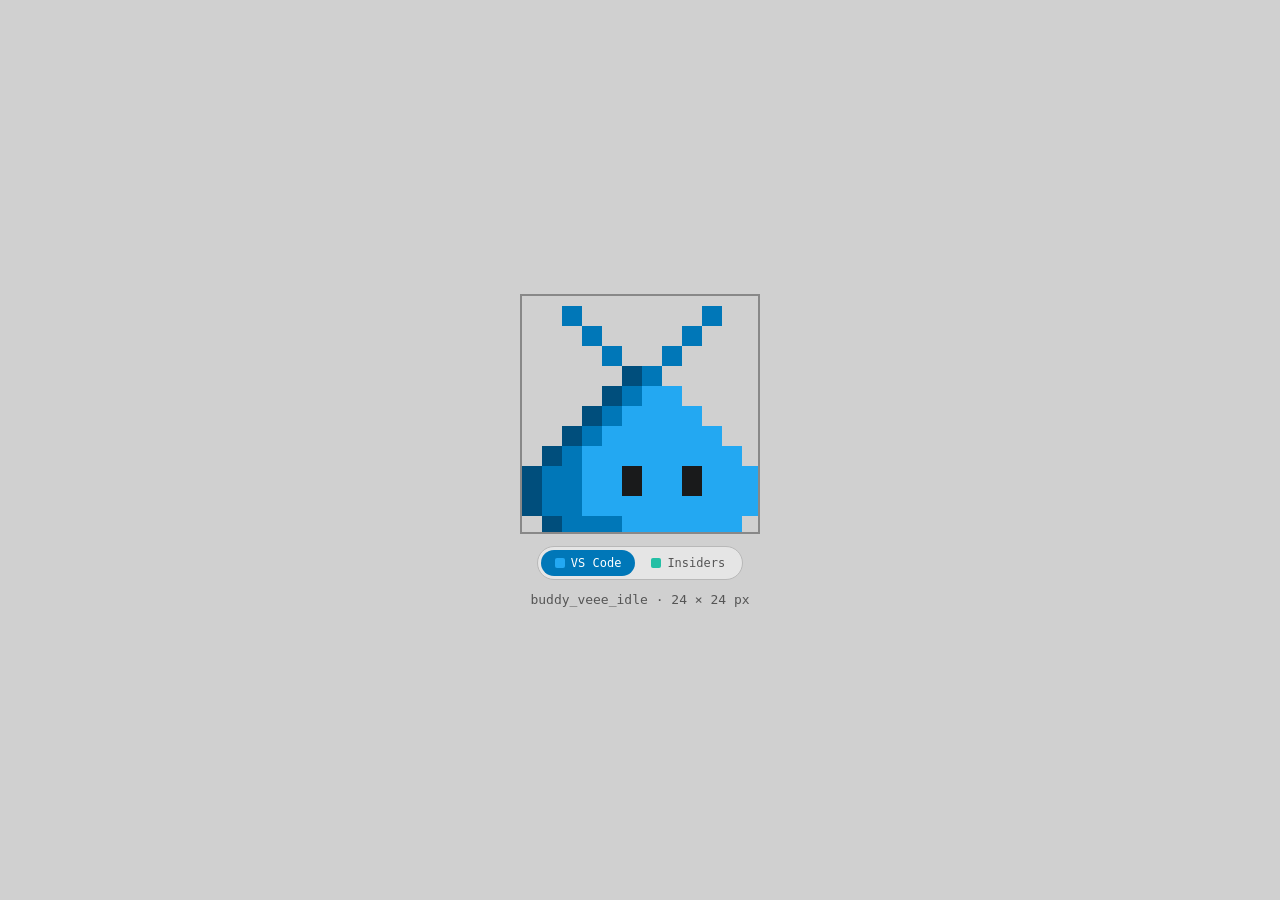
<file: pet-sprite/buddy_veee_idle.html>
<!DOCTYPE html>
<html lang="en">
<head>
  <meta charset="UTF-8">
  <meta name="viewport" content="width=device-width, initial-scale=1.0">
  <title>Buddy Veee · Idle</title>
  <style>
    * { box-sizing: border-box; margin: 0; padding: 0; }

    body {
      display: flex;
      flex-direction: column;
      justify-content: center;
      align-items: center;
      min-height: 100vh;
      background: #d0d0d0;
      font-family: monospace;
      gap: 12px;
    }

    .screen {
      width: 240px;
      height: 240px;
      background: transparent;
      border: 2px solid #888;
      overflow: hidden;
    }

    /* 24 × 24 source, rendered as a crisp 240 × 240 pixelated block.
       The breathing motion (pixel-step, borrowed from sleep-1.gif) is
       baked directly into idle-breathing.gif — no CSS motion here. */
    .buddy {
      width: 240px;
      height: 240px;
      image-rendering: pixelated;
      image-rendering: crisp-edges;
      display: block;
    }

    /* Segmented toggle for switching between the VS Code (blue) and
       VS Code Insiders (green) color variants. */
    .toggle {
      display: inline-flex;
      background: #e5e5e5;
      border: 1px solid #b8b8b8;
      border-radius: 999px;
      padding: 3px;
      gap: 2px;
    }
    .toggle button {
      appearance: none;
      background: transparent;
      border: 0;
      padding: 6px 14px;
      font: inherit;
      font-size: 12px;
      color: #555;
      border-radius: 999px;
      cursor: pointer;
      display: inline-flex;
      align-items: center;
      gap: 6px;
      transition: background 120ms ease, color 120ms ease;
    }
    .toggle button:hover:not(.is-active) {
      color: #222;
    }
    .toggle button.is-active {
      color: #fff;
    }
    .toggle button[data-variant="blue"].is-active  { background: #0077b8; }
    .toggle button[data-variant="green"].is-active { background: #009a7c; }
    .toggle .swatch {
      width: 10px;
      height: 10px;
      border-radius: 2px;
      display: inline-block;
    }
    .toggle button[data-variant="blue"]  .swatch { background: #23a8f2; }
    .toggle button[data-variant="green"] .swatch { background: #24bfa5; }

    p {
      font-size: 13px;
      color: #555;
    }
  </style>
</head>
<body>

  <div class="screen">
    <img class="buddy" id="buddy" src="assets/idle-breathing.gif" alt="Buddy Veee idle animation">
  </div>

  <div class="toggle" role="tablist" aria-label="Color variant">
    <button type="button" data-variant="blue"
            data-src="assets/idle-breathing.gif"
            class="is-active" role="tab" aria-selected="true">
      <span class="swatch" aria-hidden="true"></span>VS Code
    </button>
    <button type="button" data-variant="green"
            data-src="assets/idle-breathing-green.gif"
            role="tab" aria-selected="false">
      <span class="swatch" aria-hidden="true"></span>Insiders
    </button>
  </div>

  <p>buddy_veee_idle · 24 × 24 px</p>

  <script>
    (function () {
      const img = document.getElementById('buddy');
      const buttons = document.querySelectorAll('.toggle button');
      buttons.forEach((btn) => {
        btn.addEventListener('click', () => {
          if (btn.classList.contains('is-active')) return;
          buttons.forEach((b) => {
            b.classList.remove('is-active');
            b.setAttribute('aria-selected', 'false');
          });
          btn.classList.add('is-active');
          btn.setAttribute('aria-selected', 'true');
          // Cache-bust the src so the GIF restarts from frame 0 on switch,
          // otherwise browsers keep playing at the current frame index.
          img.src = btn.dataset.src + '?t=' + Date.now();
        });
      });
    })();
  </script>

</body>
</html>
</file>
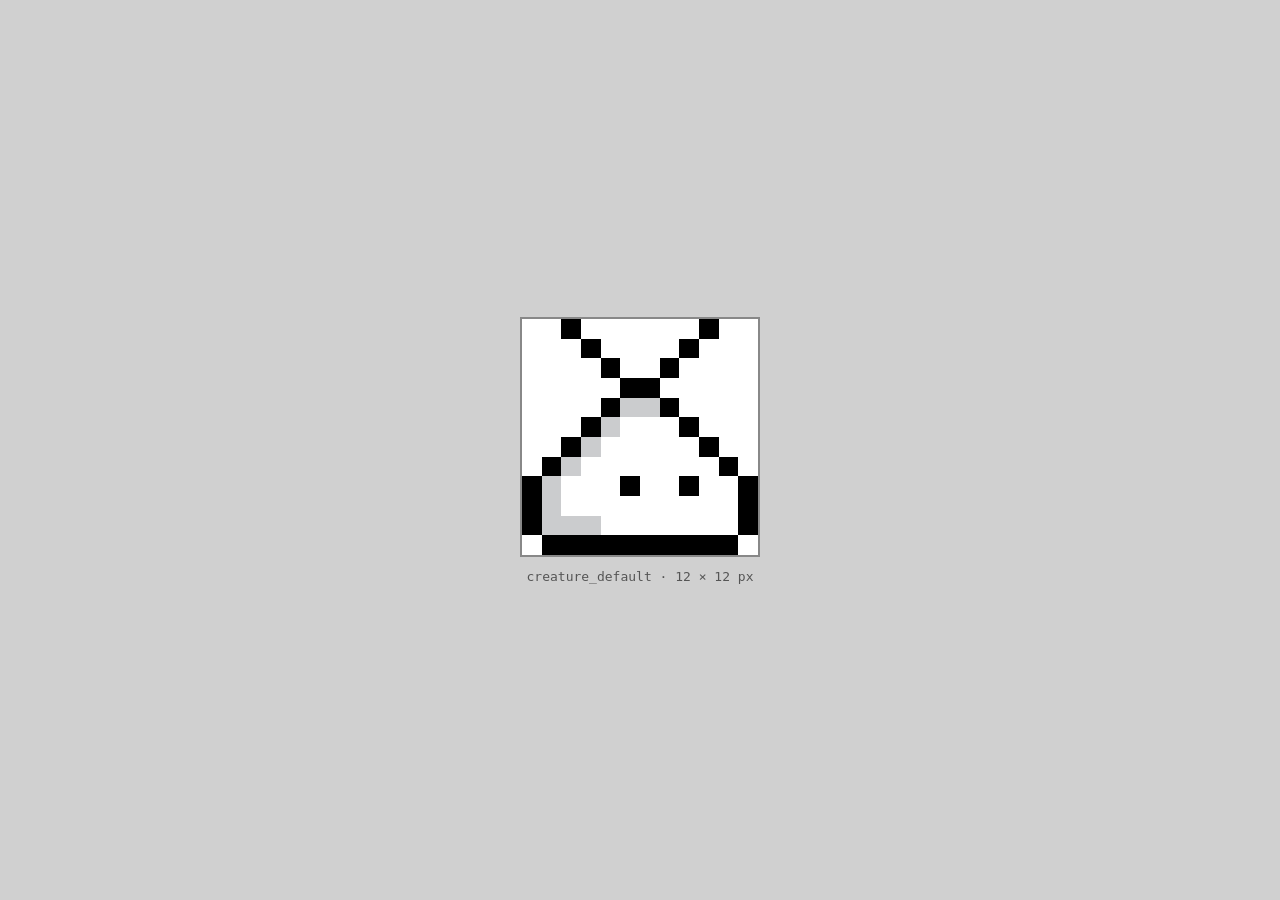
<file: pet-sprite/creature_default.html>
<!DOCTYPE html>
<html lang="en">
<head>
  <meta charset="UTF-8">
  <meta name="viewport" content="width=device-width, initial-scale=1.0">
  <title>Tamagotchi – Default</title>
  <style>
    * { box-sizing: border-box; margin: 0; padding: 0; }

    body {
      display: flex;
      flex-direction: column;
      justify-content: center;
      align-items: center;
      min-height: 100vh;
      background: #d0d0d0;
      font-family: monospace;
    }

    canvas {
      /* Render as a crisp 240×240 block from a 12×12 source */
      width: 240px;
      height: 240px;
      image-rendering: pixelated;
      image-rendering: crisp-edges;
      border: 2px solid #888;
      background: #ffffff;
    }

    p {
      margin-top: 12px;
      font-size: 13px;
      color: #555;
    }
  </style>
</head>
<body>

  <canvas id="creature" width="12" height="12"></canvas>
  <p>creature_default · 12 × 12 px</p>

  <script>
    const canvas = document.getElementById('creature');
    const ctx    = canvas.getContext('2d');

    // ─── 12×12 sprite data ────────────────────────────────────────────────────
    //  0 = white (background)   1 = black (ink)
    //
    //  Everything shifted down 1 row so the bottom bar sits on row 11 (the
    //  very last pixel row).  The freed row 0 extends each diagonal arm one
    //  more step outward, reaching the top corners of the 12×12 grid.
    //
    //  Columns:   0  1  2  3  4  5  6  7  8  9  10 11
    //
    //   row  0    ■  .  .  .  .  .  .  .  .  .  .  ■   ← 1-px arm tips (cols 0, 11)
    //   row  1    .  ■  .  .  .  .  .  .  .  .  ■  .   ← 1-px arms inward
    //   row  2    .  .  ■  .  .  .  .  .  .  ■  .  .   ← 1-px arms inward
    //   row  3    .  .  .  ■  .  .  .  .  ■  .  .  .   ← 1-px arms inward
    //   row  4    .  .  .  .  ■  ■  ■  ■  .  .  .  .   ← centre cross (4 px)
    //   row  5    .  .  .  ■  .  .  .  .  ■  .  .  .   ← 1-px outline (cols 3, 8)
    //   row  6    .  .  ■  .  .  .  .  .  .  ■  .  .   ← 1-px outline (cols 2, 9)
    //   row  7    .  ■  .  .  .  .  .  .  .  .  ■  .   ← 1-px outline (cols 1, 10)
    //   row  8    ■  .  .  .  ■  .  .  ■  .  .  .  ■   ← body walls + eyes OPEN
    //   row  9    ■  .  .  .  .  .  .  .  .  .  .  ■   ← body sides
    //   row 10    ■  .  .  .  .  .  .  .  .  .  .  ■   ← body sides
    //   row 11    .  ■  ■  ■  ■  ■  ■  ■  ■  ■  ■  .   ← flat bottom bar (corners removed)

    const EYES_OPEN = [
      [0,0,1,0,0,0,0,0,0,1,0,0], //  0
      [0,0,0,1,0,0,0,0,1,0,0,0], //  1
      [0,0,0,0,1,0,0,1,0,0,0,0], //  2
      [0,0,0,0,0,1,1,0,0,0,0,0], //  3 – grey at col 4 (left of cross)
      [0,0,0,0,1,2,2,1,0,0,0,0], //  4 – grey at col 3
      [0,0,0,1,2,0,0,0,1,0,0,0], //  5 – grey at col 2
      [0,0,1,2,0,0,0,0,0,1,0,0], //  6 – grey at col 1
      [0,1,2,0,0,0,0,0,0,0,1,0], //  7 – grey at col 0
      [1,2,0,0,0,1,0,0,1,0,0,1], //  8 – body walls + eyes OPEN + grey at col 1
      [1,2,0,0,0,0,0,0,0,0,0,1], //  9 – grey at col 1
      [1,2,2,2,0,0,0,0,0,0,0,1], // 10
      [0,1,1,1,1,1,1,1,1,1,1,0], // 11
    ];

    // During a blink the two eye pixels (cols 4 & 7 on row 8) are cleared
    const EYES_CLOSED = [
      [0,0,1,0,0,0,0,0,0,1,0,0], //  0
      [0,0,0,1,0,0,0,0,1,0,0,0], //  1
      [0,0,0,0,1,0,0,1,0,0,0,0], //  2
      [0,0,0,0,0,1,1,0,0,0,0,0], //  3
      [0,0,0,0,1,2,2,1,0,0,0,0], //  4
      [0,0,0,1,2,0,0,0,1,0,0,0], //  5
      [0,0,1,2,0,0,0,0,0,1,0,0], //  6
      [0,1,2,0,0,0,0,0,0,0,1,0], //  7
      [1,2,0,0,0,0,0,0,0,0,0,1], //  8 – eyes CLOSED
      [1,2,0,0,0,0,0,0,0,0,0,1], //  9
      [1,2,2,2,0,0,0,0,0,0,0,1], // 10
      [0,1,1,1,1,1,1,1,1,1,1,0], // 11
    ];

    // ─── Rendering ────────────────────────────────────────────────────────────

    function draw(sprite) {
      const colors = ['#ffffff', '#000000', '#CBCCCE'];
      for (let y = 0; y < 12; y++) {
        for (let x = 0; x < 12; x++) {
          ctx.fillStyle = colors[sprite[y][x]];
          ctx.fillRect(x, y, 1, 1);
        }
      }
    }

    // ─── Blink animation ──────────────────────────────────────────────────────
    //  Pattern: eyes open (2.8 s) → blink shut (150 ms) → repeat

    function blink() {
      draw(EYES_OPEN);
      setTimeout(() => {
        draw(EYES_CLOSED);
        setTimeout(blink, 150);
      }, 2800);
    }

    blink();
  </script>

</body>
</html>
</file>
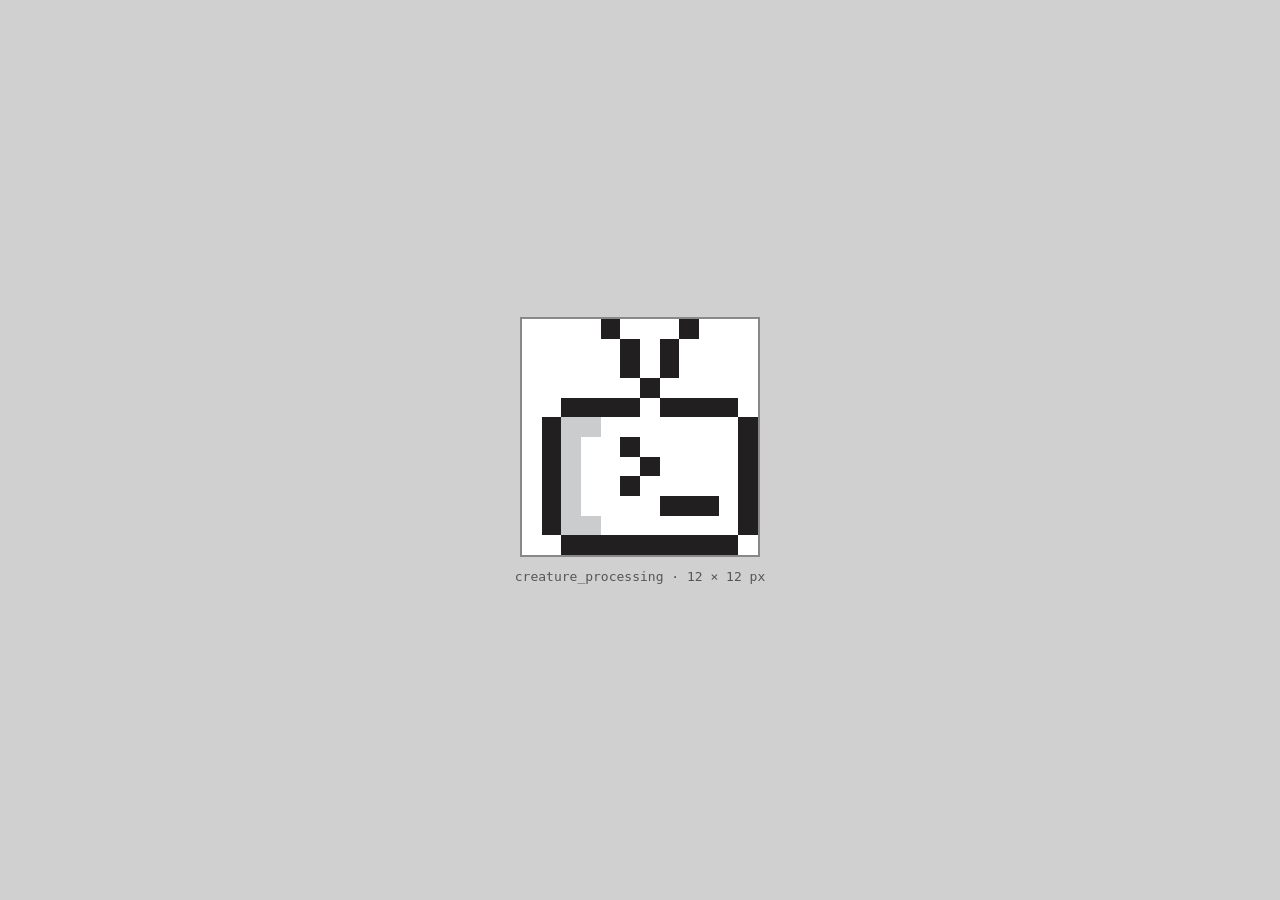
<file: pet-sprite/creature_processing.html>
<!DOCTYPE html>
<html lang="en">
<head>
  <meta charset="UTF-8">
  <meta name="viewport" content="width=device-width, initial-scale=1.0">
  <title>Tamagotchi – Processing</title>
  <style>
    * { box-sizing: border-box; margin: 0; padding: 0; }

    body {
      display: flex;
      flex-direction: column;
      justify-content: center;
      align-items: center;
      min-height: 100vh;
      background: #d0d0d0;
      font-family: monospace;
    }

    canvas {
      width: 240px;
      height: 240px;
      image-rendering: pixelated;
      image-rendering: crisp-edges;
      border: 2px solid #888;
      background: #ffffff;
    }

    p {
      margin-top: 12px;
      font-size: 13px;
      color: #555;
    }
  </style>
</head>
<body>

  <canvas id="creature" width="12" height="12"></canvas>
  <p>creature_processing · 12 × 12 px</p>

  <script>
    const canvas = document.getElementById('creature');
    const ctx = canvas.getContext('2d');
    ctx.translate(1, 0); // center the 11-wide sprite in the 12-wide canvas

    // ── Exact Figma sprites (12×12, 0=bg, 1=dark #221f20, 2=gray #cbccce) ──
    const NORMAL = [
      [0,0,0,1,0,0,0,1,0,0,0,0],
      [0,0,0,0,1,0,1,0,0,0,0,0],
      [0,0,0,0,1,0,1,0,0,0,0,0],
      [0,0,0,0,0,1,0,0,0,0,0,0],
      [0,0,0,0,1,0,1,0,0,0,0,0],
      [0,0,0,1,0,0,0,1,0,0,0,0],
      [0,0,1,0,0,0,0,0,1,0,0,0],
      [0,1,2,0,1,0,0,0,0,1,0,0],
      [1,2,0,0,0,1,0,0,0,0,1,0],
      [1,2,2,0,1,0,1,1,1,0,1,0],
      [1,0,0,0,0,0,0,0,0,0,1,0],
      [0,1,1,1,1,1,1,1,1,1,0,0],
    ];

    const RECT = [
      [0,0,0,1,0,0,0,1,0,0,0,0],
      [0,0,0,0,1,0,1,0,0,0,0,0],
      [0,0,0,0,1,0,1,0,0,0,0,0],
      [0,0,0,0,0,1,0,0,0,0,0,0],
      [0,1,1,1,1,0,1,1,1,1,0,0],
      [1,2,2,0,0,0,0,0,0,0,1,0],
      [1,2,0,0,1,0,0,0,0,0,1,0],
      [1,2,0,0,0,1,0,0,0,0,1,0],
      [1,2,0,0,1,0,0,0,0,0,1,0],
      [1,2,0,0,0,0,1,1,1,0,1,0],
      [1,2,2,0,0,0,0,0,0,0,1,0],
      [0,1,1,1,1,1,1,1,1,1,0,0],
    ];

    const C = ['', '#221f20', '#cbccce']; // color lookup (index 1 or 2)

    // ── Classify every cell into one of four buckets ──────────────────────
    const structural  = []; // same value, same pos  → always drawn in place
    const colorChange = []; // different non-zero val → snap color at t=0.5
    const vanishing   = []; // NORMAL only            → move toward nearest RECT px
    const emerging    = []; // RECT only              → emerge from nearest NORMAL px

    for (let y = 0; y < 12; y++) {
      for (let x = 0; x < 12; x++) {
        const n = NORMAL[y][x], r = RECT[y][x];
        if (n !== 0 && n === r)          structural.push({ x, y, c: n });
        else if (n !== 0 && r !== 0)     colorChange.push({ x, y, nc: n, rc: r });
        else if (n !== 0 && r === 0)     vanishing.push({ x, y, c: n, tx: x, ty: y });
        else if (n === 0 && r !== 0)     emerging.push({ x, y, c: r, sx: x, sy: y });
      }
    }

    // Collect all RECT and NORMAL active positions for nearest-neighbour lookup
    const allRect   = structural.map(p => [p.x, p.y])
      .concat(colorChange.map(p => [p.x, p.y]))
      .concat(emerging.map(p => [p.x, p.y]));
    const allNormal = structural.map(p => [p.x, p.y])
      .concat(colorChange.map(p => [p.x, p.y]))
      .concat(vanishing.map(p => [p.x, p.y]));

    function nearest(px, py, list) {
      let best = list[0], bd = Infinity;
      for (const [x, y] of list) {
        const d = Math.abs(px - x) + Math.abs(py - y);
        if (d < bd) { bd = d; best = [x, y]; }
      }
      return best;
    }

    // Assign travel targets: vanishing → nearest RECT pixel; emerging ← nearest NORMAL pixel
    for (const p of vanishing) { [p.tx, p.ty] = nearest(p.x, p.y, allRect); }
    for (const p of emerging)  { [p.sx, p.sy] = nearest(p.x, p.y, allNormal); }

    // ── Draw frame ────────────────────────────────────────────────────────
    function drawFrame(t) {
      ctx.clearRect(0, 0, 12, 12);

      for (const p of structural) {
        ctx.fillStyle = C[p.c];
        ctx.fillRect(p.x, p.y, 1, 1);
      }

      for (const p of colorChange) {
        ctx.fillStyle = C[t < 0.5 ? p.nc : p.rc];
        ctx.fillRect(p.x, p.y, 1, 1);
      }

      for (const p of vanishing) {
        ctx.fillStyle = C[p.c];
        ctx.fillRect(Math.round(p.x + (p.tx - p.x) * t), Math.round(p.y + (p.ty - p.y) * t), 1, 1);
      }

      for (const p of emerging) {
        ctx.fillStyle = C[p.c];
        ctx.fillRect(Math.round(p.sx + (p.x - p.sx) * t), Math.round(p.sy + (p.y - p.sy) * t), 1, 1);
      }
    }

    // ── Cosine oscillation 0 → 1 → 0 over PERIOD ms ─────────────────────
    const PERIOD = 3200;
    let startTime = null;

    function animate(ts) {
      if (!startTime) startTime = ts;
      const raw = ((ts - startTime) % PERIOD) / PERIOD;
      const t = (1 - Math.cos(raw * Math.PI * 2)) / 2;
      drawFrame(t);
      requestAnimationFrame(animate);
    }

    requestAnimationFrame(animate);
  </script>
</body>
</html>
</file>
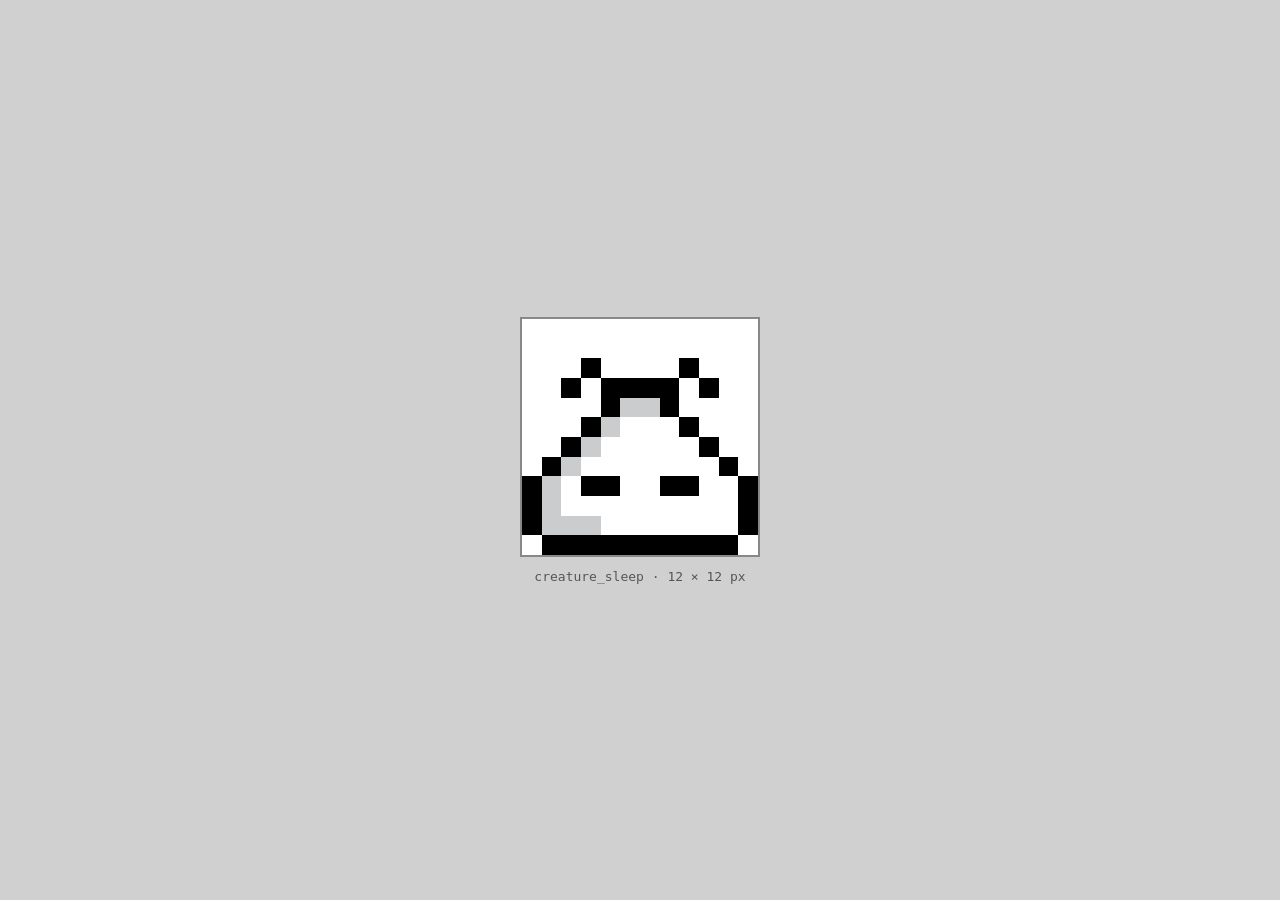
<file: pet-sprite/creature_sleep.html>
<!DOCTYPE html>
<html lang="en">
<head>
  <meta charset="UTF-8">
  <meta name="viewport" content="width=device-width, initial-scale=1.0">
  <title>Tamagotchi – Sleep</title>
  <style>
    * { box-sizing: border-box; margin: 0; padding: 0; }

    body {
      display: flex;
      flex-direction: column;
      justify-content: center;
      align-items: center;
      min-height: 100vh;
      background: #d0d0d0;
      font-family: monospace;
    }

    canvas {
      width: 240px;
      height: 240px;
      image-rendering: pixelated;
      image-rendering: crisp-edges;
      border: 2px solid #888;
      background: #ffffff;
    }

    p {
      margin-top: 12px;
      font-size: 13px;
      color: #555;
    }
  </style>
</head>
<body>

  <canvas id="creature" width="12" height="12"></canvas>
  <p>creature_sleep · 12 × 12 px</p>

  <script>
    const canvas = document.getElementById('creature');
    const ctx    = canvas.getContext('2d');

    // ─── 12×12 sprite data ────────────────────────────────────────────────────
    //  0 = white   1 = black   2 = grey (#CBCCCE)
    //  Sleep mode: eyes are 2-px horizontal bars.
    const BASE = [
      [0,0,0,0,0,0,0,0,0,0,0,0], //  0
      [0,0,0,1,0,0,0,0,1,0,0,0], //  1
      [0,0,1,0,1,0,0,1,0,1,0,0], //  2
      [0,0,0,0,0,1,1,0,0,0,0,0], //  3
      [0,0,0,0,1,2,2,1,0,0,0,0], //  4 – grey shading
      [0,0,0,1,2,0,0,0,1,0,0,0], //  5
      [0,0,1,2,0,0,0,0,0,1,0,0], //  6
      [0,1,2,0,0,0,0,0,0,0,1,0], //  7
      [1,2,0,1,1,0,0,1,1,0,0,1], //  8 – sleep eyes: 2-px bars at cols 4–5 & 7–8
      [1,2,0,0,0,0,0,0,0,0,0,1], //  9
      [1,2,2,2,0,0,0,0,0,0,0,1], // 10
      [0,1,1,1,1,1,1,1,1,1,1,0], // 11
    ];

    // ─── Rendering ────────────────────────────────────────────────────────────
    const colors = ['#ffffff', '#000000', '#CBCCCE'];

    function cloneSprite(sprite) {
      return sprite.map((row) => row.slice());
    }

    // Ear shape coordinates (left + right), moved as a unit so the ear
    // silhouette remains intact and connected while bobbing.
    const EAR_PIXELS = [
      [1, 3], [2, 2], [2, 4], // left ear shape
      [1, 8], [2, 7], [2, 9], // right ear shape
    ];

    // Keep the ear bridge/body pixels static so the ears always feel attached.
    function getSleepFrame(earOffset) {
      const frame = cloneSprite(BASE);

      // Clear original ear pixels first.
      for (let i = 0; i < EAR_PIXELS.length; i++) {
        const [r, c] = EAR_PIXELS[i];
        frame[r][c] = 0;
      }

      // Redraw full ear shapes at the new offset.
      for (let i = 0; i < EAR_PIXELS.length; i++) {
        const [r, c] = EAR_PIXELS[i];
        const newR = Math.max(0, Math.min(11, r + earOffset));
        frame[newR][c] = 1;
      }

      return frame;
    }

    function draw(sprite) {
      for (let y = 0; y < 12; y++) {
        for (let x = 0; x < 12; x++) {
          ctx.fillStyle = colors[sprite[y][x]];
          ctx.fillRect(x, y, 1, 1);
        }
      }
    }

    let lastOffset = 99;

    function animate() {
      const t = performance.now() * 0.001;

      // Slow breathing cadence: about one full cycle every ~5 seconds.
      const wave = Math.sin(t * 1.25);

      // Use two connected states (0 and +1) so ears stay attached throughout.
      const earOffset = wave > 0 ? 1 : 0;

      if (earOffset !== lastOffset) {
        draw(getSleepFrame(earOffset));
        lastOffset = earOffset;
      }

      requestAnimationFrame(animate);
    }

    draw(getSleepFrame(0));
    requestAnimationFrame(animate);
  </script>

</body>
</html>
</file>
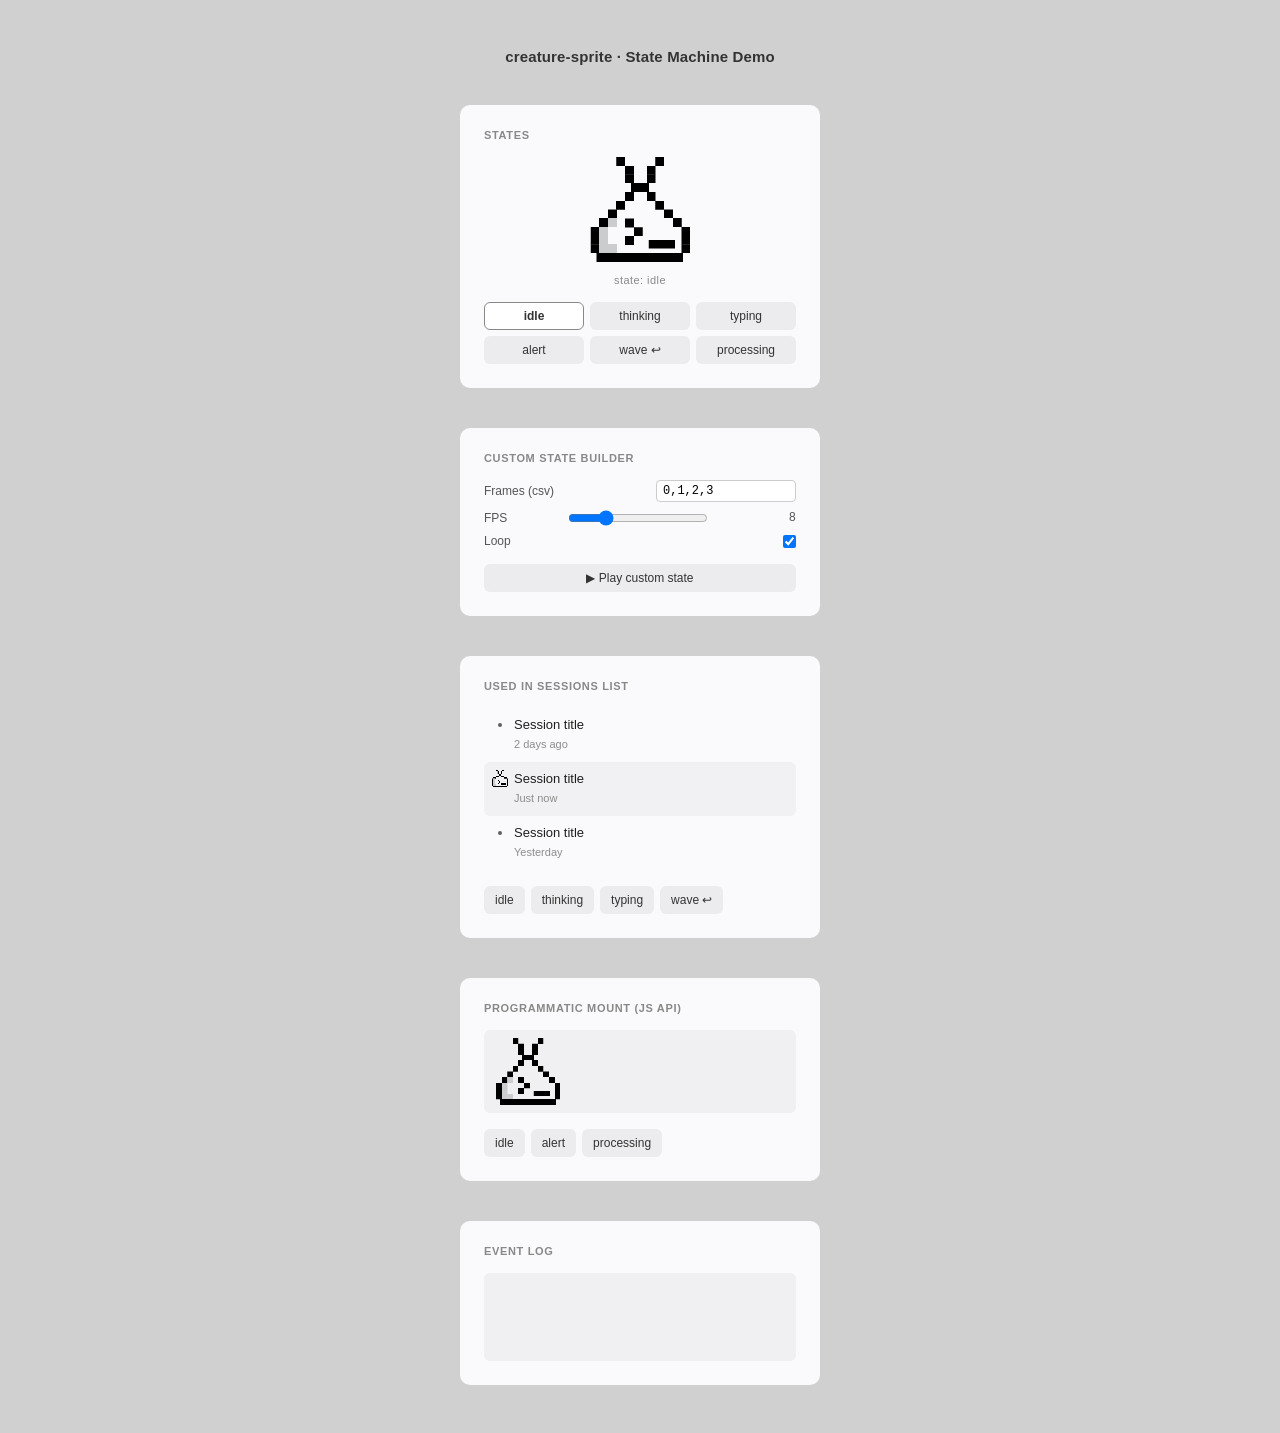
<file: pet-sprite/creature_sprite_demo.html>
<!DOCTYPE html>
<html lang="en">
<head>
  <meta charset="UTF-8">
  <meta name="viewport" content="width=device-width, initial-scale=1.0">
  <title>Creature Sprite · State Machine Demo</title>
  <style>
    * { box-sizing: border-box; margin: 0; padding: 0; }

    body {
      min-height: 100vh;
      background: #d0d0d0;
      font-family: "SF Pro Text", "Segoe UI", Arial, sans-serif;
      font-size: 13px;
      color: #1f1f1f;
      display: flex;
      flex-direction: column;
      align-items: center;
      gap: 40px;
      padding: 48px 24px;
    }

    h1 {
      font-size: 15px;
      font-weight: 600;
      letter-spacing: 0.01em;
      color: #333;
    }

    /* ── Section cards ───────────────────────────────────────────────── */
    .card {
      background: #fafafd;
      border-radius: 10px;
      padding: 24px;
      width: 360px;
      display: flex;
      flex-direction: column;
      gap: 16px;
    }

    .card-title {
      font-size: 11px;
      font-weight: 600;
      text-transform: uppercase;
      letter-spacing: 0.06em;
      color: #888;
    }

    /* ── Main showcase ───────────────────────────────────────────────── */
    .showcase {
      display: flex;
      flex-direction: column;
      align-items: center;
      gap: 12px;
    }

    .state-label {
      font-size: 11px;
      color: #888;
      letter-spacing: 0.04em;
    }

    /* ── State buttons ───────────────────────────────────────────────── */
    .btn-grid {
      display: grid;
      grid-template-columns: repeat(3, 1fr);
      gap: 6px;
    }

    button {
      background: #ececef;
      border: 1.5px solid transparent;
      border-radius: 6px;
      padding: 6px 10px;
      font-size: 12px;
      font-family: inherit;
      color: #333;
      cursor: pointer;
      transition: background 100ms, border-color 100ms;
    }

    button:hover { background: #e0e0e4; }

    button.active {
      background: #fff;
      border-color: #888;
      font-weight: 600;
    }

    /* ── Custom state builder ────────────────────────────────────────── */
    .builder {
      display: flex;
      flex-direction: column;
      gap: 8px;
    }

    .builder label {
      display: flex;
      justify-content: space-between;
      align-items: center;
      font-size: 12px;
      color: #555;
    }

    .builder input[type=range] { width: 140px; }
    .builder input[type=text] {
      width: 140px;
      border: 1px solid #ccc;
      border-radius: 4px;
      padding: 3px 6px;
      font-size: 12px;
      font-family: monospace;
    }

    .builder .val { min-width: 28px; text-align: right; font-family: monospace; }

    /* ── Sessions list mock-up ───────────────────────────────────────── */
    .sessions-list {
      display: flex;
      flex-direction: column;
      background: #fafafd;
      border-radius: 6px;
      overflow: hidden;
      width: 100%;
    }

    .session-row { padding: 8px; }

    .session-row--selected { background: #f1f1f3; border-radius: 6px; }

    .session-list-item {
      display: flex;
      align-items: flex-start;
      gap: 6px;
    }

    .session-icon {
      width: 16px;
      height: 38px;
      display: flex;
      align-items: flex-start;
      justify-content: center;
      flex: 0 0 auto;
    }

    .session-dot {
      width: 4px;
      height: 4px;
      background: #606060;
      border-radius: 50%;
      margin-top: 7px;
    }

    .session-main {
      min-width: 0;
      width: 100%;
      display: flex;
      flex-direction: column;
      gap: 7px;
      padding-top: 2px;
    }

    .session-title {
      font-size: 13px;
      line-height: 1;
      color: #1f1f1f;
      white-space: nowrap;
      overflow: hidden;
      text-overflow: ellipsis;
    }

    .session-detail {
      font-size: 11px;
      color: #8c8c8c;
    }

    /* ── Event log ───────────────────────────────────────────────────── */
    .log {
      font-family: monospace;
      font-size: 11px;
      background: #f0f0f3;
      border-radius: 6px;
      padding: 10px 12px;
      height: 88px;
      overflow-y: auto;
      display: flex;
      flex-direction: column-reverse;
      gap: 2px;
      color: #444;
    }

    .log-entry { white-space: nowrap; }
    .log-entry .time { color: #aaa; margin-right: 6px; }
    .log-entry .event { color: #555; }
    .log-entry .detail { color: #888; }
  </style>
</head>
<body>
  <h1>creature-sprite · State Machine Demo</h1>

  <!-- ── 1. Main showcase ──────────────────────────────────────────────── -->
  <div class="card">
    <span class="card-title">States</span>

    <div class="showcase">
      <!-- The Web Component — large display -->
      <creature-sprite
        id="main-sprite"
        src="./sprite.png"
        state="idle"
        frame-width="399"
        frame-height="417"
        display-width="100"
      ></creature-sprite>
      <span class="state-label" id="state-label">state: idle</span>
    </div>

    <div class="btn-grid" id="state-buttons">
      <button class="active" data-state="idle">idle</button>
      <button data-state="thinking">thinking</button>
      <button data-state="typing">typing</button>
      <button data-state="alert">alert</button>
      <button data-state="wave">wave ↩</button>
      <button data-state="processing">processing</button>
    </div>
  </div>

  <!-- ── 2. Custom state builder ───────────────────────────────────────── -->
  <div class="card">
    <span class="card-title">Custom State Builder</span>
    <div class="builder">
      <label>
        Frames (csv)
        <input type="text" id="custom-frames" value="0,1,2,3">
      </label>
      <label>
        FPS
        <input type="range" id="custom-fps" min="1" max="30" value="8">
        <span class="val" id="fps-val">8</span>
      </label>
      <label>
        Loop
        <input type="checkbox" id="custom-loop" checked>
      </label>
    </div>
    <button id="play-custom" style="grid-column: span 3">▶ Play custom state</button>
  </div>

  <!-- ── 3. Composable in a sessions list ──────────────────────────────── -->
  <div class="card">
    <span class="card-title">Used in Sessions List</span>
    <div class="sessions-list">
      <!-- Inactive rows -->
      <div class="session-row">
        <div class="session-list-item">
          <div class="session-icon"><span class="session-dot"></span></div>
          <div class="session-main">
            <div class="session-title">Session title</div>
            <div class="session-detail">2 days ago</div>
          </div>
        </div>
      </div>

      <!-- Active row with composable sprite at 16px -->
      <div class="session-row session-row--selected">
        <div class="session-list-item">
          <div class="session-icon" style="padding-top:0">
            <creature-sprite
              id="list-sprite"
              src="./sprite.png"
              state="thinking"
              frame-width="399"
              frame-height="417"
              display-width="16"
              style="margin-top: 0"
            ></creature-sprite>
          </div>
          <div class="session-main">
            <div class="session-title">Session title</div>
            <div class="session-detail">Just now</div>
          </div>
        </div>
      </div>

      <div class="session-row">
        <div class="session-list-item">
          <div class="session-icon"><span class="session-dot"></span></div>
          <div class="session-main">
            <div class="session-title">Session title</div>
            <div class="session-detail">Yesterday</div>
          </div>
        </div>
      </div>
    </div>
    <div style="display:flex; gap:6px; flex-wrap:wrap" id="list-buttons">
      <button data-target="list-sprite" data-state="idle">idle</button>
      <button data-target="list-sprite" data-state="thinking">thinking</button>
      <button data-target="list-sprite" data-state="typing">typing</button>
      <button data-target="list-sprite" data-state="wave">wave ↩</button>
    </div>
  </div>

  <!-- ── 4. Programmatic mount example ─────────────────────────────────── -->
  <div class="card">
    <span class="card-title">Programmatic Mount (JS API)</span>
    <div id="mount-target" style="display:flex; align-items:center; gap:12px; min-height:60px; background:#f0f0f3; border-radius:6px; padding:8px 12px;">
      <span style="font-size:12px; color:#888">mounted via CreatureSprite.mount()</span>
    </div>
    <div style="display:flex; gap:6px;" id="mount-buttons">
      <button data-target="mount-sprite" data-state="idle">idle</button>
      <button data-target="mount-sprite" data-state="alert">alert</button>
      <button data-target="mount-sprite" data-state="processing">processing</button>
    </div>
  </div>

  <!-- ── 5. Event log ───────────────────────────────────────────────────── -->
  <div class="card">
    <span class="card-title">Event Log</span>
    <div class="log" id="log"></div>
  </div>

  <!-- ── Script ────────────────────────────────────────────────────────── -->
  <script type="module">
    import { CreatureSprite } from './creature-sprite.js';

    const mainSprite = document.getElementById('main-sprite');
    const stateLabel = document.getElementById('state-label');

    // ── State buttons (main) ────────────────────────────────────────────
    document.getElementById('state-buttons').addEventListener('click', e => {
      const btn = e.target.closest('[data-state]');
      if (!btn) return;
      mainSprite.play(btn.dataset.state);
      document.querySelectorAll('#state-buttons button').forEach(b => b.classList.remove('active'));
      btn.classList.add('active');
    });

    mainSprite.addEventListener('statechange', e => {
      stateLabel.textContent = `state: ${e.detail.to}`;
      log('statechange', `main → ${e.detail.to}`);
    });

    mainSprite.addEventListener('stateend', e => {
      log('stateend', `main: ${e.detail.state}`);
    });

    // ── Custom state builder ────────────────────────────────────────────
    const fpsRange = document.getElementById('custom-fps');
    fpsRange.addEventListener('input', () => {
      document.getElementById('fps-val').textContent = fpsRange.value;
    });

    document.getElementById('play-custom').addEventListener('click', () => {
      const frames = document.getElementById('custom-frames').value
        .split(',').map(n => parseInt(n.trim())).filter(n => !isNaN(n));
      const fps    = parseInt(fpsRange.value);
      const loop   = document.getElementById('custom-loop').checked;
      mainSprite.defineState('_custom', { frames, fps, loop, onEnd: loop ? undefined : 'idle' });
      mainSprite.play('_custom');
      stateLabel.textContent = `state: _custom`;
      log('custom', `frames=[${frames}] fps=${fps} loop=${loop}`);
    });

    // ── List sprite buttons ─────────────────────────────────────────────
    document.getElementById('list-buttons').addEventListener('click', e => {
      const btn = e.target.closest('[data-state]');
      if (!btn) return;
      document.getElementById(btn.dataset.target).play(btn.dataset.state);
    });

    // ── Programmatic mount ──────────────────────────────────────────────
    const mountTarget = document.getElementById('mount-target');
    mountTarget.querySelector('span').remove();

    const mounted = CreatureSprite.mount(mountTarget, {
      src: './sprite.png',
      state: 'idle',
      displayWidth: 64,
      style: { marginRight: '8px' }
    });

    // Expose globally so mount-buttons can reach it
    window._mountSprite = mounted;

    document.getElementById('mount-buttons').addEventListener('click', e => {
      const btn = e.target.closest('[data-state]');
      if (!btn) return;
      window._mountSprite.play(btn.dataset.state);
      log('mount', `→ ${btn.dataset.state}`);
    });

    mounted.addEventListener('statechange', e => log('statechange', `mounted → ${e.detail.to}`));

    // ── Event log ───────────────────────────────────────────────────────
    function log(event, detail) {
      const container = document.getElementById('log');
      const now = new Date().toLocaleTimeString([], { hour12: false, hour: '2-digit', minute: '2-digit', second: '2-digit' });
      const entry = document.createElement('div');
      entry.className = 'log-entry';
      entry.innerHTML = `<span class="time">${now}</span><span class="event">${event}</span> <span class="detail">${detail}</span>`;
      container.prepend(entry);
      // Keep last 30 lines
      while (container.children.length > 30) container.lastChild.remove();
    }
  </script>
</body>
</html>
</file>
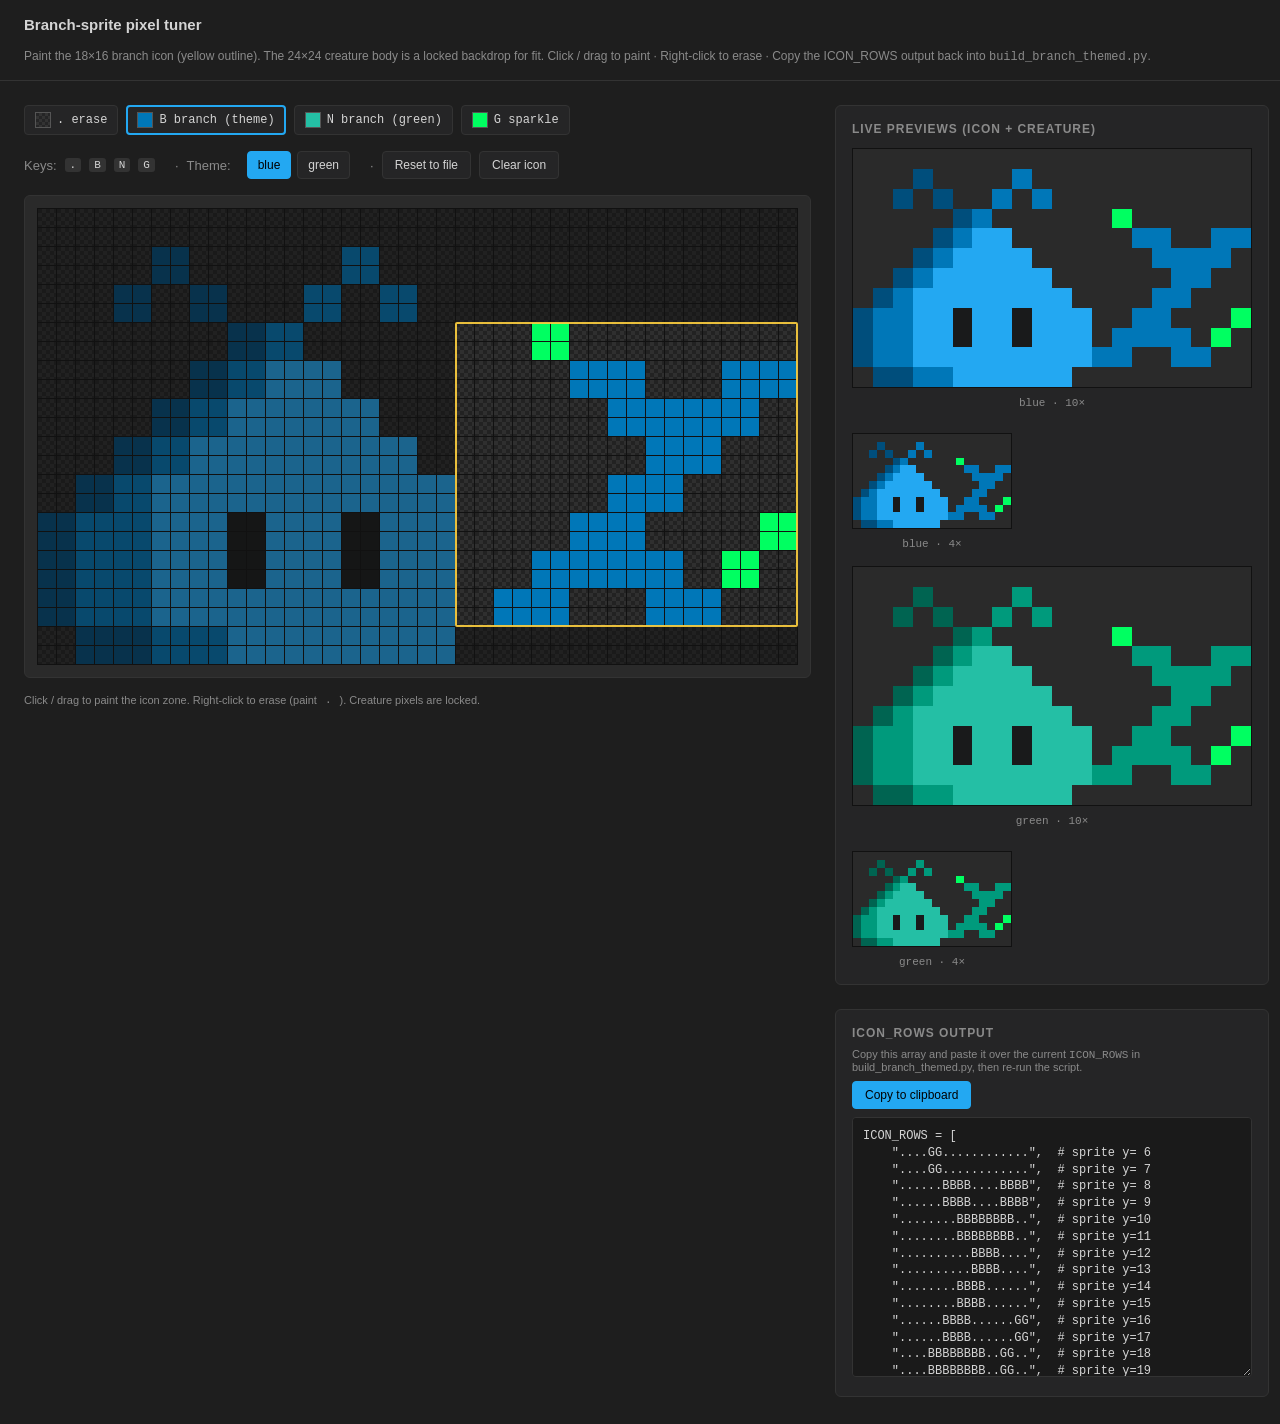
<file: pet-sprite/edit_branch_sprite.html>
<!doctype html>
<html lang="en">
<head>
<meta charset="utf-8" />
<title>Edit branch sprite (branch-tree tuner)</title>
<style>
  :root {
    color-scheme: dark;
    --bg: #1e1e1e;
    --panel: #252526;
    --border: #333;
    --text: #d4d4d4;
    --muted: #8a8a8a;
    --accent: #23a8f2;
  }
  * { box-sizing: border-box; }
  html, body {
    margin: 0;
    padding: 0;
    background: var(--bg);
    color: var(--text);
    font-family: -apple-system, BlinkMacSystemFont, "SF Pro Text", Segoe UI, sans-serif;
    font-size: 13px;
  }
  header {
    padding: 16px 24px;
    border-bottom: 1px solid var(--border);
    display: flex;
    align-items: baseline;
    gap: 16px;
    flex-wrap: wrap;
  }
  header h1 { margin: 0; font-size: 15px; font-weight: 600; }
  header .sub { color: var(--muted); font-size: 12px; }

  .layout {
    display: grid;
    grid-template-columns: auto 1fr;
    gap: 24px;
    padding: 24px;
    align-items: start;
  }

  .editor-col {
    display: flex;
    flex-direction: column;
    gap: 16px;
  }

  .canvas-wrap {
    background: #2a2a2a;
    border: 1px solid var(--border);
    padding: 12px;
    border-radius: 6px;
    display: inline-block;
  }

  /* Pixel grid — each cell = one sprite pixel scaled up */
  #grid {
    display: grid;
    grid-template-columns: repeat(40, 18px);
    grid-template-rows: repeat(24, 18px);
    gap: 1px;
    background: #111;
    padding: 1px;
    user-select: none;
    touch-action: none;
  }
  .cell {
    width: 18px;
    height: 18px;
    background-color: transparent;
    background-image:
      linear-gradient(45deg, #2f2f2f 25%, transparent 25%),
      linear-gradient(-45deg, #2f2f2f 25%, transparent 25%),
      linear-gradient(45deg, transparent 75%, #2f2f2f 75%),
      linear-gradient(-45deg, transparent 75%, #2f2f2f 75%);
    background-size: 8px 8px;
    background-position: 0 0, 0 4px, 4px -4px, -4px 0;
    background-color: #222;
    cursor: crosshair;
  }
  .cell.filled { background-image: none; }
  /* Cells that belong to the creature (locked backdrop). Cannot be painted. */
  .cell.locked {
    cursor: not-allowed;
    /* dim locked pixels slightly so the editable icon-zone reads brighter */
    opacity: 0.55;
  }
  .cell.locked.filled { background-image: none; }

  /* Yellow outline around the 18x16 icon zone so users know where to paint. */
  #grid { position: relative; }
  #icon-outline {
    position: absolute;
    pointer-events: none;
    border: 2px solid rgba(255, 209, 64, 0.9);
    border-radius: 2px;
  }

  .toolbar {
    display: flex;
    flex-wrap: wrap;
    gap: 8px;
    align-items: center;
  }
  .swatch {
    display: inline-flex;
    align-items: center;
    gap: 6px;
    padding: 6px 10px;
    background: var(--panel);
    border: 1px solid var(--border);
    border-radius: 4px;
    cursor: pointer;
    color: var(--text);
    font-family: SF Mono, Menlo, monospace;
    font-size: 12px;
  }
  .swatch.active {
    outline: 2px solid var(--accent);
    outline-offset: -2px;
  }
  .swatch .chip {
    width: 16px;
    height: 16px;
    border: 1px solid #555;
    background-image:
      linear-gradient(45deg, #333 25%, transparent 25%),
      linear-gradient(-45deg, #333 25%, transparent 25%),
      linear-gradient(45deg, transparent 75%, #333 75%),
      linear-gradient(-45deg, transparent 75%, #333 75%);
    background-size: 6px 6px;
    background-position: 0 0, 0 3px, 3px -3px, -3px 0;
  }
  .swatch .chip.filled { background-image: none; }

  .theme-toggle { display: inline-flex; gap: 6px; margin-left: 8px; }
  .theme-btn {
    padding: 6px 10px;
    background: var(--panel);
    border: 1px solid var(--border);
    border-radius: 4px;
    color: var(--text);
    cursor: pointer;
    font-size: 12px;
  }
  .theme-btn.active { background: var(--accent); color: #000; border-color: var(--accent); }
  .theme-btn.green.active { background: #24bfa5; border-color: #24bfa5; color: #000; }

  .btn {
    padding: 6px 12px;
    background: var(--panel);
    color: var(--text);
    border: 1px solid var(--border);
    border-radius: 4px;
    cursor: pointer;
    font-size: 12px;
  }
  .btn:hover { background: #2f2f30; }
  .btn.primary {
    background: var(--accent);
    color: #000;
    border-color: var(--accent);
  }
  .btn.primary:hover { filter: brightness(1.05); }

  .previews {
    display: flex;
    flex-direction: column;
    gap: 24px;
  }
  .preview-block {
    background: var(--panel);
    border: 1px solid var(--border);
    border-radius: 6px;
    padding: 16px;
  }
  .preview-block h2 {
    margin: 0 0 12px 0;
    font-size: 12px;
    text-transform: uppercase;
    letter-spacing: 0.08em;
    color: var(--muted);
    font-weight: 600;
  }
  .preview-row {
    display: flex;
    gap: 24px;
    align-items: center;
    flex-wrap: wrap;
  }
  .preview-row canvas {
    image-rendering: pixelated;
    image-rendering: crisp-edges;
    background: #2a2a2a;
    border: 1px solid #111;
  }
  .preview-label {
    color: var(--muted);
    font-family: SF Mono, Menlo, monospace;
    font-size: 11px;
    display: block;
    margin-top: 6px;
    text-align: center;
  }

  .output {
    background: var(--panel);
    border: 1px solid var(--border);
    border-radius: 6px;
    padding: 16px;
  }
  .output h2 {
    margin: 0 0 8px 0;
    font-size: 12px;
    text-transform: uppercase;
    letter-spacing: 0.08em;
    color: var(--muted);
    font-weight: 600;
  }
  .output .hint {
    color: var(--muted);
    font-size: 11px;
    margin-bottom: 8px;
  }
  textarea {
    width: 100%;
    min-height: 260px;
    background: #1a1a1a;
    color: var(--text);
    border: 1px solid var(--border);
    border-radius: 4px;
    padding: 10px;
    font-family: SF Mono, Menlo, monospace;
    font-size: 12px;
    line-height: 1.4;
    resize: vertical;
  }

  .kbd {
    font-family: SF Mono, Menlo, monospace;
    background: #333;
    padding: 1px 5px;
    border-radius: 3px;
    font-size: 11px;
  }
</style>
</head>
<body>

<header>
  <h1>Branch-sprite pixel tuner</h1>
  <span class="sub">
    Paint the 18×16 branch icon (yellow outline). The 24×24 creature body is a locked backdrop for fit.
    Click / drag to paint · Right-click to erase · Copy the ICON_ROWS output back into
    <code>build_branch_themed.py</code>.
  </span>
</header>

<div class="layout">
  <div class="editor-col">
    <div class="toolbar" id="palette-toolbar"></div>

    <div class="toolbar">
      <span style="color: var(--muted);">Keys:</span>
      <span class="kbd">.</span> <span class="kbd">B</span> <span class="kbd">N</span> <span class="kbd">G</span>
      <span style="color: var(--muted); margin-left: 12px;">·</span>
      <span style="color: var(--muted);">Theme:</span>
      <span class="theme-toggle" id="theme-toggle">
        <button class="theme-btn blue active" data-theme="blue">blue</button>
        <button class="theme-btn green" data-theme="green">green</button>
      </span>
      <span style="color: var(--muted); margin-left: 12px;">·</span>
      <button class="btn" id="btn-reset">Reset to file</button>
      <button class="btn" id="btn-clear">Clear icon</button>
    </div>

    <div class="canvas-wrap">
      <div id="grid">
        <div id="icon-outline"></div>
      </div>
    </div>

    <div class="toolbar" style="color: var(--muted); font-size: 11px;">
      Click / drag to paint the icon zone. Right-click to erase (paint <code>.</code>). Creature pixels are locked.
    </div>
  </div>

  <div class="previews">
    <div class="preview-block">
      <h2>Live previews (icon + creature)</h2>
      <div class="preview-row">
        <div>
          <canvas id="prev-blue-lg" width="40" height="24" style="width: 400px; height: 240px;"></canvas>
          <span class="preview-label">blue · 10×</span>
        </div>
        <div>
          <canvas id="prev-blue-sm" width="40" height="24" style="width: 160px; height: 96px;"></canvas>
          <span class="preview-label">blue · 4×</span>
        </div>
      </div>
      <div class="preview-row" style="margin-top: 16px;">
        <div>
          <canvas id="prev-green-lg" width="40" height="24" style="width: 400px; height: 240px;"></canvas>
          <span class="preview-label">green · 10×</span>
        </div>
        <div>
          <canvas id="prev-green-sm" width="40" height="24" style="width: 160px; height: 96px;"></canvas>
          <span class="preview-label">green · 4×</span>
        </div>
      </div>
    </div>

    <div class="output">
      <h2>ICON_ROWS output</h2>
      <div class="hint">Copy this array and paste it over the current <code>ICON_ROWS</code> in build_branch_themed.py, then re-run the script.</div>
      <div class="toolbar" style="margin-bottom: 8px;">
        <button class="btn primary" id="btn-copy">Copy to clipboard</button>
        <span id="copy-status" style="color: var(--muted);"></span>
      </div>
      <textarea id="output" readonly></textarea>
    </div>
  </div>
</div>

<script>
  // ---------- Palettes (must stay in sync with build_branch_themed.py) ----------
  const PALETTES = {
    blue: {
      L: '#23a8f2',           // creature LIGHT
      M: '#0077b8',           // creature MID   (also branch body "B")
      D: '#004e7c',           // creature DEEP
      P: '#191a1b',           // creature PUPIL
    },
    green: {
      L: '#24bfa5',
      M: '#009a7c',           // branch body "B" in green theme
      D: '#006451',
      P: '#191a1b',
    },
  };

  // Always-green branch body (never changes with theme). Matches Insiders MID.
  const GREEN_BRANCH = '#24bfa5';
  // Bright neon sparkle green (same in both themes).
  const SPARK = '#00ff61';

  // ---------- Sprite constants (mirror build_branch_themed.py) ----------
  const OUT_W = 40, OUT_H = 24;
  const CREATURE_W = 24;
  const ICON_X = 22, ICON_Y = 6;
  const ICON_W = 18, ICON_H = 16;

  // Creature backdrop — locked pixels. Chars: L/M/D/# match the palette
  // above; # is PUPIL.
  const CREATURE_ROWS = [
    "........................",
    "........................",
    "......DD........MM......",
    "......DD........MM......",
    "....DD..DD....MM..MM....",
    "....DD..DD....MM..MM....",
    "..........DDMM..........",
    "..........DDMM..........",
    "........DDMMLLLL........",
    "........DDMMLLLL........",
    "......DDMMLLLLLLLL......",
    "......DDMMLLLLLLLL......",
    "....DDMMLLLLLLLLLLLL....",
    "....DDMMLLLLLLLLLLLL....",
    "..DDMMLLLLLLLLLLLLLLLL..",
    "..DDMMLLLLLLLLLLLLLLLL..",
    "DDMMMMLLLL##LLLL##LLLLLL",
    "DDMMMMLLLL##LLLL##LLLLLL",
    "DDMMMMLLLL##LLLL##LLLLLL",
    "DDMMMMLLLL##LLLL##LLLLLL",
    "DDMMMMLLLLLLLLLLLLLLLLLL",
    "DDMMMMLLLLLLLLLLLLLLLLLL",
    "..DDDDMMMMLLLLLLLLLLLL..",
    "..DDDDMMMMLLLLLLLLLLLL..",
  ];

  // Initial editable icon rows — current ICON_ROWS from build_branch_themed.py.
  const DEFAULT_ICON_ROWS = [
    "....GG............",  // sprite y= 6
    "....GG............",  // sprite y= 7
    "......BBBB....BBBB",  // sprite y= 8
    "......BBBB....BBBB",  // sprite y= 9
    "........BBBBBBBB..",  // sprite y=10
    "........BBBBBBBB..",  // sprite y=11
    "..........BBBB....",  // sprite y=12
    "..........BBBB....",  // sprite y=13
    "........BBBB......",  // sprite y=14
    "........BBBB......",  // sprite y=15
    "......BBBB......GG",  // sprite y=16
    "......BBBB......GG",  // sprite y=17
    "....BBBBBBBB..GG..",  // sprite y=18
    "....BBBBBBBB..GG..",  // sprite y=19
    "..BBBB....BBBB....",  // sprite y=20
    "..BBBB....BBBB....",  // sprite y=21
  ];

  const STORAGE_KEY = 'edit-branch-sprite-v1';

  // ---------- State ----------
  // iconGrid[y][x] where y in 0..ICON_H-1, x in 0..ICON_W-1.
  let iconGrid = (loadIconFromStorage() || DEFAULT_ICON_ROWS.map(r => r.split('')));
  let currentCode = 'B';
  let isPainting = false;
  let paintCode = null;   // char being applied during drag ('.' for erase, palette char for paint)
  let theme = 'blue';     // affects editor cell colors for B and creature backdrop

  const codes = ['.', 'B', 'N', 'G'];
  const codeLabels = {
    '.': 'erase',
    'B': 'branch (theme)',
    'N': 'branch (green)',
    'G': 'sparkle',
  };

  function loadIconFromStorage() {
    try {
      const raw = localStorage.getItem(STORAGE_KEY);
      if (!raw) return null;
      const arr = JSON.parse(raw);
      if (Array.isArray(arr) && arr.length === ICON_H && arr.every(r => typeof r === 'string' && r.length === ICON_W)) {
        return arr.map(r => r.split(''));
      }
    } catch (_) {}
    return null;
  }
  function persist() {
    try {
      const rows = iconGrid.map(row => row.join(''));
      localStorage.setItem(STORAGE_KEY, JSON.stringify(rows));
    } catch (_) {}
  }

  // Returns the theme-aware CSS color for a given icon code, for the editor.
  function iconCodeColor(code, themeName) {
    if (code === '.') return null;
    if (code === 'B') return PALETTES[themeName].M;
    if (code === 'N') return GREEN_BRANCH;
    if (code === 'G') return SPARK;
    return null;
  }
  // Creature char -> css color (L/M/D/# in CREATURE_ROWS).
  function creatureCharColor(ch, themeName) {
    const pal = PALETTES[themeName];
    if (ch === 'L') return pal.L;
    if (ch === 'M') return pal.M;
    if (ch === 'D') return pal.D;
    if (ch === '#') return pal.P;
    return null;
  }

  // ---------- Palette toolbar ----------
  const toolbar = document.getElementById('palette-toolbar');
  codes.forEach(code => {
    const btn = document.createElement('button');
    btn.className = 'swatch';
    btn.dataset.code = code;
    const chip = document.createElement('span');
    chip.className = 'chip';
    if (code !== '.') {
      chip.classList.add('filled');
      chip.style.background = iconCodeColor(code, 'blue') || '#000';
    }
    btn.appendChild(chip);
    const label = document.createElement('span');
    label.textContent = `${code}  ${codeLabels[code]}`;
    btn.appendChild(label);
    btn.addEventListener('click', () => setCode(code));
    toolbar.appendChild(btn);
  });

  function setCode(code) {
    currentCode = code;
    document.querySelectorAll('#palette-toolbar .swatch').forEach(s => {
      s.classList.toggle('active', s.dataset.code === code);
    });
  }
  setCode(currentCode);

  // Refresh chip colors for B when theme changes.
  function refreshPaletteChips() {
    document.querySelectorAll('#palette-toolbar .swatch').forEach(sw => {
      const code = sw.dataset.code;
      const chip = sw.querySelector('.chip');
      if (code === '.') { chip.classList.remove('filled'); chip.style.background = ''; return; }
      chip.classList.add('filled');
      chip.style.background = iconCodeColor(code, theme) || '#000';
    });
  }

  // ---------- Keyboard shortcuts ----------
  window.addEventListener('keydown', (e) => {
    if (e.target.tagName === 'TEXTAREA' || e.target.tagName === 'INPUT') return;
    if (e.key === '.') { setCode('.'); e.preventDefault(); return; }
    const key = e.key.toUpperCase();
    if (codes.includes(key)) { setCode(key); e.preventDefault(); }
  });

  // ---------- Build editor grid (40x24 full sprite) ----------
  const gridEl = document.getElementById('grid');
  const cells = [];  // cells[y][x]
  for (let y = 0; y < OUT_H; y++) {
    cells.push([]);
    for (let x = 0; x < OUT_W; x++) {
      const cell = document.createElement('div');
      cell.className = 'cell';
      cell.dataset.x = x;
      cell.dataset.y = y;
      const isIcon = (x >= ICON_X && x < ICON_X + ICON_W && y >= ICON_Y && y < ICON_Y + ICON_H);
      if (!isIcon) cell.classList.add('locked');

      cell.addEventListener('mousedown', (e) => {
        e.preventDefault();
        if (!isIcon) return;
        isPainting = true;
        paintCode = (e.button === 2) ? '.' : currentCode;
        paintIconAt(x - ICON_X, y - ICON_Y, paintCode);
      });
      cell.addEventListener('mouseenter', () => {
        if (!isPainting || !isIcon) return;
        paintIconAt(x - ICON_X, y - ICON_Y, paintCode);
      });
      cell.addEventListener('contextmenu', (e) => e.preventDefault());
      gridEl.appendChild(cell);
      cells[y].push(cell);
    }
  }
  window.addEventListener('mouseup', () => { isPainting = false; paintCode = null; });
  window.addEventListener('blur', () => { isPainting = false; paintCode = null; });

  // Position the yellow outline over the icon zone. Grid cell is 18px + 1px gap.
  // The grid itself has 1px padding. Icon starts at x=ICON_X, y=ICON_Y.
  (function positionIconOutline() {
    const CELL = 18, GAP = 1, PAD = 1;
    const outline = document.getElementById('icon-outline');
    const left = PAD + ICON_X * (CELL + GAP) - 1;
    const top  = PAD + ICON_Y * (CELL + GAP) - 1;
    const width  = ICON_W * (CELL + GAP) - GAP + 2;
    const height = ICON_H * (CELL + GAP) - GAP + 2;
    outline.style.left = left + 'px';
    outline.style.top = top + 'px';
    outline.style.width = width + 'px';
    outline.style.height = height + 'px';
  })();

  function paintIconAt(ix, iy, code) {
    if (iconGrid[iy][ix] === code) return;
    iconGrid[iy][ix] = code;
    renderIconCell(ix, iy);
    persist();
    renderPreviews();
    renderOutput();
  }

  function renderIconCell(ix, iy) {
    const cell = cells[ICON_Y + iy][ICON_X + ix];
    const code = iconGrid[iy][ix];
    const color = iconCodeColor(code, theme);
    if (color) {
      cell.classList.add('filled');
      cell.style.backgroundColor = color;
    } else {
      cell.classList.remove('filled');
      cell.style.backgroundColor = '';
    }
  }

  function renderCreatureCells() {
    for (let y = 0; y < OUT_H; y++) {
      const row = CREATURE_ROWS[y];
      for (let x = 0; x < CREATURE_W; x++) {
        const ch = row[x];
        const cell = cells[y][x];
        if (!cell.classList.contains('locked')) continue;  // shouldn't happen for creature cols
        const color = creatureCharColor(ch, theme);
        if (color) {
          cell.classList.add('filled');
          cell.style.backgroundColor = color;
        } else {
          cell.classList.remove('filled');
          cell.style.backgroundColor = '';
        }
      }
    }
  }

  function renderAllCells() {
    // Icon zone
    for (let iy = 0; iy < ICON_H; iy++)
      for (let ix = 0; ix < ICON_W; ix++)
        renderIconCell(ix, iy);
    // Creature backdrop
    renderCreatureCells();
  }

  // ---------- Previews (full 40x24 sprite for both themes) ----------
  const previews = [
    { id: 'prev-blue-lg', palette: 'blue' },
    { id: 'prev-blue-sm', palette: 'blue' },
    { id: 'prev-green-lg', palette: 'green' },
    { id: 'prev-green-sm', palette: 'green' },
  ].map(p => ({ ...p, ctx: document.getElementById(p.id).getContext('2d') }));

  function renderPreviews() {
    previews.forEach(({ ctx, palette }) => {
      ctx.clearRect(0, 0, OUT_W, OUT_H);
      // Creature
      for (let y = 0; y < OUT_H; y++) {
        const row = CREATURE_ROWS[y];
        for (let x = 0; x < CREATURE_W; x++) {
          const color = creatureCharColor(row[x], palette);
          if (color) { ctx.fillStyle = color; ctx.fillRect(x, y, 1, 1); }
        }
      }
      // Icon
      for (let iy = 0; iy < ICON_H; iy++) {
        for (let ix = 0; ix < ICON_W; ix++) {
          const code = iconGrid[iy][ix];
          const color = iconCodeColor(code, palette);
          if (color) { ctx.fillStyle = color; ctx.fillRect(ICON_X + ix, ICON_Y + iy, 1, 1); }
        }
      }
    });
  }

  // ---------- Output textarea ----------
  const outEl = document.getElementById('output');
  function renderOutput() {
    const lines = ['ICON_ROWS = ['];
    for (let iy = 0; iy < ICON_H; iy++) {
      const row = iconGrid[iy].join('');
      const spriteY = String(ICON_Y + iy).padStart(2, ' ');
      lines.push(`    "${row}",  # sprite y=${spriteY}`);
    }
    lines.push(']');
    outEl.value = lines.join('\n');
  }

  document.getElementById('btn-copy').addEventListener('click', async () => {
    try {
      await navigator.clipboard.writeText(outEl.value);
      const s = document.getElementById('copy-status');
      s.textContent = 'copied ✓';
      setTimeout(() => { s.textContent = ''; }, 1500);
    } catch (err) {
      outEl.select();
      document.execCommand('copy');
    }
  });

  document.getElementById('btn-reset').addEventListener('click', () => {
    iconGrid = DEFAULT_ICON_ROWS.map(r => r.split(''));
    persist();
    renderAllCells();
    renderPreviews();
    renderOutput();
  });

  document.getElementById('btn-clear').addEventListener('click', () => {
    iconGrid = Array.from({ length: ICON_H }, () => Array(ICON_W).fill('.'));
    persist();
    renderAllCells();
    renderPreviews();
    renderOutput();
  });

  // Theme toggle: affects editor cell coloring only (previews always show both).
  document.querySelectorAll('#theme-toggle .theme-btn').forEach(btn => {
    btn.addEventListener('click', () => {
      theme = btn.dataset.theme;
      document.querySelectorAll('#theme-toggle .theme-btn').forEach(b => b.classList.remove('active'));
      btn.classList.add('active');
      refreshPaletteChips();
      renderAllCells();
    });
  });

  // Initial render
  renderAllCells();
  renderPreviews();
  renderOutput();
</script>

</body>
</html>
</file>
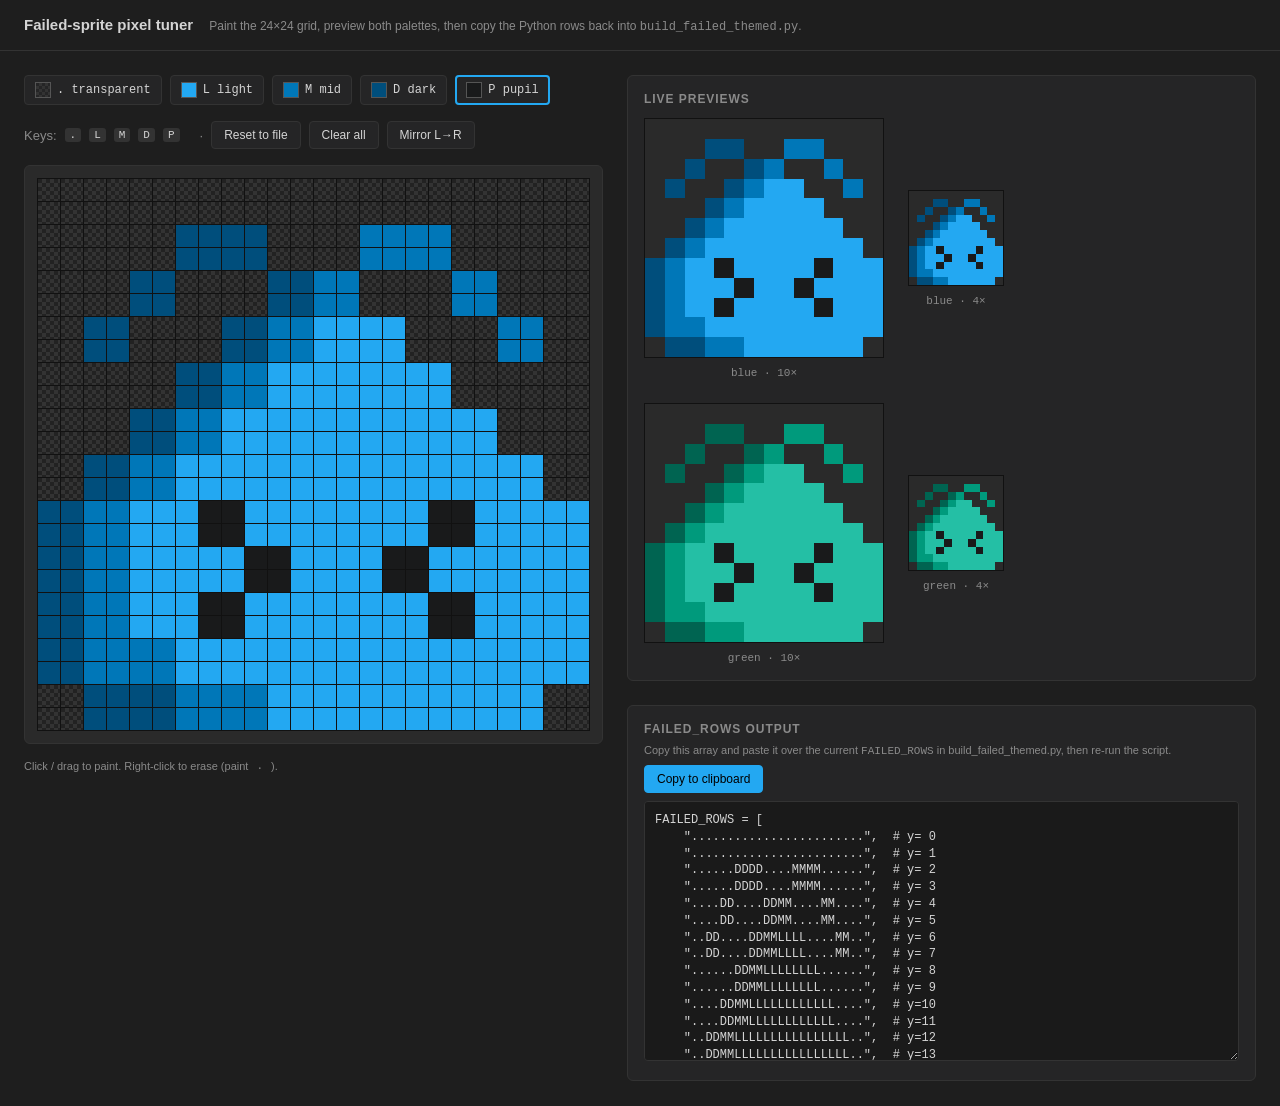
<file: pet-sprite/edit_failed_sprite.html>
<!doctype html>
<html lang="en">
<head>
<meta charset="utf-8" />
<title>Edit failed sprite (eye-shape tuner)</title>
<style>
  :root {
    color-scheme: dark;
    --bg: #1e1e1e;
    --panel: #252526;
    --border: #333;
    --text: #d4d4d4;
    --muted: #8a8a8a;
    --accent: #23a8f2;
  }
  * { box-sizing: border-box; }
  html, body {
    margin: 0;
    padding: 0;
    background: var(--bg);
    color: var(--text);
    font-family: -apple-system, BlinkMacSystemFont, "SF Pro Text", Segoe UI, sans-serif;
    font-size: 13px;
  }
  header {
    padding: 16px 24px;
    border-bottom: 1px solid var(--border);
    display: flex;
    align-items: baseline;
    gap: 16px;
  }
  header h1 { margin: 0; font-size: 15px; font-weight: 600; }
  header .sub { color: var(--muted); font-size: 12px; }

  .layout {
    display: grid;
    grid-template-columns: auto 1fr;
    gap: 24px;
    padding: 24px;
    align-items: start;
  }

  .editor-col {
    display: flex;
    flex-direction: column;
    gap: 16px;
  }

  .canvas-wrap {
    background: #2a2a2a;
    border: 1px solid var(--border);
    padding: 12px;
    border-radius: 6px;
    display: inline-block;
  }

  /* Pixel grid — each cell = one 24x24 pixel, scaled way up */
  #grid {
    display: grid;
    grid-template-columns: repeat(24, 22px);
    grid-template-rows: repeat(24, 22px);
    gap: 1px;
    background: #111;
    padding: 1px;
    user-select: none;
    touch-action: none;
    cursor: crosshair;
  }
  .cell {
    width: 22px;
    height: 22px;
    background-color: transparent;
    background-image:
      linear-gradient(45deg, #333 25%, transparent 25%),
      linear-gradient(-45deg, #333 25%, transparent 25%),
      linear-gradient(45deg, transparent 75%, #333 75%),
      linear-gradient(-45deg, transparent 75%, #333 75%);
    background-size: 8px 8px;
    background-position: 0 0, 0 4px, 4px -4px, -4px 0;
    background-color: #222;
  }
  .cell.filled { background-image: none; }

  .toolbar {
    display: flex;
    flex-wrap: wrap;
    gap: 8px;
    align-items: center;
  }
  .swatch {
    display: inline-flex;
    align-items: center;
    gap: 6px;
    padding: 6px 10px;
    background: var(--panel);
    border: 1px solid var(--border);
    border-radius: 4px;
    cursor: pointer;
    color: var(--text);
    font-family: SF Mono, Menlo, monospace;
    font-size: 12px;
  }
  .swatch.active {
    outline: 2px solid var(--accent);
    outline-offset: -2px;
  }
  .swatch .chip {
    width: 16px;
    height: 16px;
    border: 1px solid #555;
    background-image:
      linear-gradient(45deg, #333 25%, transparent 25%),
      linear-gradient(-45deg, #333 25%, transparent 25%),
      linear-gradient(45deg, transparent 75%, #333 75%),
      linear-gradient(-45deg, transparent 75%, #333 75%);
    background-size: 6px 6px;
    background-position: 0 0, 0 3px, 3px -3px, -3px 0;
  }
  .swatch .chip.filled { background-image: none; }

  .btn {
    padding: 6px 12px;
    background: var(--panel);
    color: var(--text);
    border: 1px solid var(--border);
    border-radius: 4px;
    cursor: pointer;
    font-size: 12px;
  }
  .btn:hover { background: #2f2f30; }
  .btn.primary {
    background: var(--accent);
    color: #000;
    border-color: var(--accent);
  }
  .btn.primary:hover { filter: brightness(1.05); }

  .previews {
    display: flex;
    flex-direction: column;
    gap: 24px;
  }
  .preview-block {
    background: var(--panel);
    border: 1px solid var(--border);
    border-radius: 6px;
    padding: 16px;
  }
  .preview-block h2 {
    margin: 0 0 12px 0;
    font-size: 12px;
    text-transform: uppercase;
    letter-spacing: 0.08em;
    color: var(--muted);
    font-weight: 600;
  }
  .preview-row {
    display: flex;
    gap: 24px;
    align-items: center;
    flex-wrap: wrap;
  }
  .preview-row canvas {
    image-rendering: pixelated;
    image-rendering: crisp-edges;
    background: #2a2a2a;
    border: 1px solid #111;
  }
  .preview-label {
    color: var(--muted);
    font-family: SF Mono, Menlo, monospace;
    font-size: 11px;
    display: block;
    margin-top: 6px;
    text-align: center;
  }

  .output {
    background: var(--panel);
    border: 1px solid var(--border);
    border-radius: 6px;
    padding: 16px;
  }
  .output h2 {
    margin: 0 0 8px 0;
    font-size: 12px;
    text-transform: uppercase;
    letter-spacing: 0.08em;
    color: var(--muted);
    font-weight: 600;
  }
  .output .hint {
    color: var(--muted);
    font-size: 11px;
    margin-bottom: 8px;
  }
  textarea {
    width: 100%;
    min-height: 260px;
    background: #1a1a1a;
    color: var(--text);
    border: 1px solid var(--border);
    border-radius: 4px;
    padding: 10px;
    font-family: SF Mono, Menlo, monospace;
    font-size: 12px;
    line-height: 1.4;
    resize: vertical;
  }

  .kbd {
    font-family: SF Mono, Menlo, monospace;
    background: #333;
    padding: 1px 5px;
    border-radius: 3px;
    font-size: 11px;
  }
</style>
</head>
<body>

<header>
  <h1>Failed-sprite pixel tuner</h1>
  <span class="sub">Paint the 24×24 grid, preview both palettes, then copy the Python rows back into <code>build_failed_themed.py</code>.</span>
</header>

<div class="layout">
  <div class="editor-col">
    <div class="toolbar" id="palette-toolbar"></div>

    <div class="toolbar">
      <span style="color: var(--muted);">Keys:</span>
      <span class="kbd">.</span> <span class="kbd">L</span> <span class="kbd">M</span> <span class="kbd">D</span> <span class="kbd">P</span>
      <span style="color: var(--muted); margin-left: 12px;">·</span>
      <button class="btn" id="btn-reset">Reset to file</button>
      <button class="btn" id="btn-clear">Clear all</button>
      <button class="btn" id="btn-mirror">Mirror L→R</button>
    </div>

    <div class="canvas-wrap">
      <div id="grid"></div>
    </div>

    <div class="toolbar" style="color: var(--muted); font-size: 11px;">
      Click / drag to paint. Right-click to erase (paint <code>.</code>).
    </div>
  </div>

  <div class="previews">
    <div class="preview-block">
      <h2>Live previews</h2>
      <div class="preview-row">
        <div>
          <canvas id="prev-blue-lg" width="24" height="24" style="width: 240px; height: 240px;"></canvas>
          <span class="preview-label">blue · 10×</span>
        </div>
        <div>
          <canvas id="prev-blue-sm" width="24" height="24" style="width: 96px; height: 96px;"></canvas>
          <span class="preview-label">blue · 4×</span>
        </div>
        <div>
          <canvas id="prev-green-lg" width="24" height="24" style="width: 240px; height: 240px;"></canvas>
          <span class="preview-label">green · 10×</span>
        </div>
        <div>
          <canvas id="prev-green-sm" width="24" height="24" style="width: 96px; height: 96px;"></canvas>
          <span class="preview-label">green · 4×</span>
        </div>
      </div>
    </div>

    <div class="output">
      <h2>FAILED_ROWS output</h2>
      <div class="hint">Copy this array and paste it over the current <code>FAILED_ROWS</code> in build_failed_themed.py, then re-run the script.</div>
      <div class="toolbar" style="margin-bottom: 8px;">
        <button class="btn primary" id="btn-copy">Copy to clipboard</button>
        <span id="copy-status" style="color: var(--muted);"></span>
      </div>
      <textarea id="output" readonly></textarea>
    </div>
  </div>
</div>

<script>
  // Palette — must stay in sync with build_failed_themed.py.
  const PALETTES = {
    blue: {
      L: '#23a8f2',
      M: '#0077b8',
      D: '#004e7c',
      P: '#191a1b',
    },
    green: {
      L: '#24bfa5',
      M: '#009a7c',
      D: '#006451',
      P: '#191a1b',
    },
  };

  // Initial state = current FAILED_ROWS from build_failed_themed.py.
  const DEFAULT_ROWS = [
    "........................", // y= 0
    "........................", // y= 1
    "......DDDD....MMMM......", // y= 2
    "......DDDD....MMMM......", // y= 3
    "....DD....DDMM....MM....", // y= 4
    "....DD....DDMM....MM....", // y= 5
    "..DD....DDMMLLLL....MM..", // y= 6
    "..DD....DDMMLLLL....MM..", // y= 7
    "......DDMMLLLLLLLL......", // y= 8
    "......DDMMLLLLLLLL......", // y= 9
    "....DDMMLLLLLLLLLLLL....", // y=10
    "....DDMMLLLLLLLLLLLL....", // y=11
    "..DDMMLLLLLLLLLLLLLLLL..", // y=12
    "..DDMMLLLLLLLLLLLLLLLL..", // y=13
    "DDMMLLLPPLLLLLLLLPPLLLLL", // y=14
    "DDMMLLLPPLLLLLLLLPPLLLLL", // y=15
    "DDMMLLLLLPPLLLLPPLLLLLLL", // y=16
    "DDMMLLLLLPPLLLLPPLLLLLLL", // y=17
    "DDMMLLLPPLLLLLLLLPPLLLLL", // y=18
    "DDMMLLLPPLLLLLLLLPPLLLLL", // y=19
    "DDMMMMLLLLLLLLLLLLLLLLLL", // y=20
    "DDMMMMLLLLLLLLLLLLLLLLLL", // y=21
    "..DDDDMMMMLLLLLLLLLLLL..", // y=22
    "..DDDDMMMMLLLLLLLLLLLL..", // y=23
  ];

  const W = 24, H = 24;
  // grid[y][x] = code char
  let grid = DEFAULT_ROWS.map(r => r.split(''));
  let currentCode = 'P';
  let isPainting = false;
  let paintCode = null; // what button-down painted with; used for drag

  const codes = ['.', 'L', 'M', 'D', 'P'];
  const codeLabels = {
    '.': 'transparent',
    'L': 'light',
    'M': 'mid',
    'D': 'dark',
    'P': 'pupil',
  };

  // --- Palette toolbar
  const toolbar = document.getElementById('palette-toolbar');
  codes.forEach(code => {
    const btn = document.createElement('button');
    btn.className = 'swatch';
    btn.dataset.code = code;
    const chip = document.createElement('span');
    chip.className = 'chip';
    if (code !== '.') {
      chip.classList.add('filled');
      chip.style.background = PALETTES.blue[code];
    }
    btn.appendChild(chip);
    const label = document.createElement('span');
    label.textContent = `${code}  ${codeLabels[code]}`;
    btn.appendChild(label);
    btn.addEventListener('click', () => setCode(code));
    toolbar.appendChild(btn);
  });

  function setCode(code) {
    currentCode = code;
    document.querySelectorAll('.swatch').forEach(s => {
      s.classList.toggle('active', s.dataset.code === code);
    });
  }
  setCode(currentCode);

  // Keyboard shortcuts
  window.addEventListener('keydown', (e) => {
    if (e.target.tagName === 'TEXTAREA' || e.target.tagName === 'INPUT') return;
    const key = e.key.toUpperCase();
    if (key === '.' || codes.includes(key)) {
      setCode(e.key === '.' ? '.' : key);
      e.preventDefault();
    }
  });

  // --- Build editor grid
  const gridEl = document.getElementById('grid');
  const cells = [];
  for (let y = 0; y < H; y++) {
    cells.push([]);
    for (let x = 0; x < W; x++) {
      const cell = document.createElement('div');
      cell.className = 'cell';
      cell.dataset.x = x;
      cell.dataset.y = y;
      cell.addEventListener('mousedown', (e) => {
        e.preventDefault();
        isPainting = true;
        paintCode = (e.button === 2) ? '.' : currentCode;
        paintCell(x, y, paintCode);
      });
      cell.addEventListener('mouseenter', () => {
        if (isPainting) paintCell(x, y, paintCode);
      });
      cell.addEventListener('contextmenu', (e) => e.preventDefault());
      gridEl.appendChild(cell);
      cells[y].push(cell);
    }
  }
  window.addEventListener('mouseup', () => { isPainting = false; paintCode = null; });
  window.addEventListener('blur', () => { isPainting = false; paintCode = null; });

  function paintCell(x, y, code) {
    if (grid[y][x] === code) return;
    grid[y][x] = code;
    renderCell(x, y);
    renderPreviews();
    renderOutput();
  }

  function renderCell(x, y) {
    const cell = cells[y][x];
    const code = grid[y][x];
    if (code === '.') {
      cell.classList.remove('filled');
      cell.style.backgroundColor = '';
    } else {
      cell.classList.add('filled');
      // Use blue palette on the editor for consistent painting reference.
      cell.style.backgroundColor = PALETTES.blue[code];
    }
  }

  function renderAllCells() {
    for (let y = 0; y < H; y++) {
      for (let x = 0; x < W; x++) renderCell(x, y);
    }
  }

  // --- Previews
  const previews = [
    { id: 'prev-blue-lg', palette: 'blue' },
    { id: 'prev-blue-sm', palette: 'blue' },
    { id: 'prev-green-lg', palette: 'green' },
    { id: 'prev-green-sm', palette: 'green' },
  ].map(p => ({ ...p, ctx: document.getElementById(p.id).getContext('2d') }));

  function renderPreviews() {
    previews.forEach(({ ctx, palette }) => {
      ctx.clearRect(0, 0, W, H);
      const pal = PALETTES[palette];
      for (let y = 0; y < H; y++) {
        for (let x = 0; x < W; x++) {
          const code = grid[y][x];
          if (code === '.') continue;
          ctx.fillStyle = pal[code];
          ctx.fillRect(x, y, 1, 1);
        }
      }
    });
  }

  // --- Output textarea (Python array of strings)
  const outEl = document.getElementById('output');
  function renderOutput() {
    const lines = ['FAILED_ROWS = ['];
    for (let y = 0; y < H; y++) {
      const row = grid[y].join('');
      const label = String(y).padStart(2, ' ');
      lines.push(`    "${row}",  # y=${label}`);
    }
    lines.push(']');
    outEl.value = lines.join('\n');
  }

  document.getElementById('btn-copy').addEventListener('click', async () => {
    try {
      await navigator.clipboard.writeText(outEl.value);
      const s = document.getElementById('copy-status');
      s.textContent = 'copied ✓';
      setTimeout(() => { s.textContent = ''; }, 1500);
    } catch (err) {
      outEl.select();
      document.execCommand('copy');
    }
  });

  document.getElementById('btn-reset').addEventListener('click', () => {
    grid = DEFAULT_ROWS.map(r => r.split(''));
    renderAllCells();
    renderPreviews();
    renderOutput();
  });

  document.getElementById('btn-clear').addEventListener('click', () => {
    grid = Array.from({ length: H }, () => Array(W).fill('.'));
    renderAllCells();
    renderPreviews();
    renderOutput();
  });

  document.getElementById('btn-mirror').addEventListener('click', () => {
    // Copy left half onto right half.
    for (let y = 0; y < H; y++) {
      for (let x = 0; x < W / 2; x++) {
        grid[y][W - 1 - x] = grid[y][x];
      }
    }
    renderAllCells();
    renderPreviews();
    renderOutput();
  });

  // Initial render
  renderAllCells();
  renderPreviews();
  renderOutput();
</script>

</body>
</html>
</file>
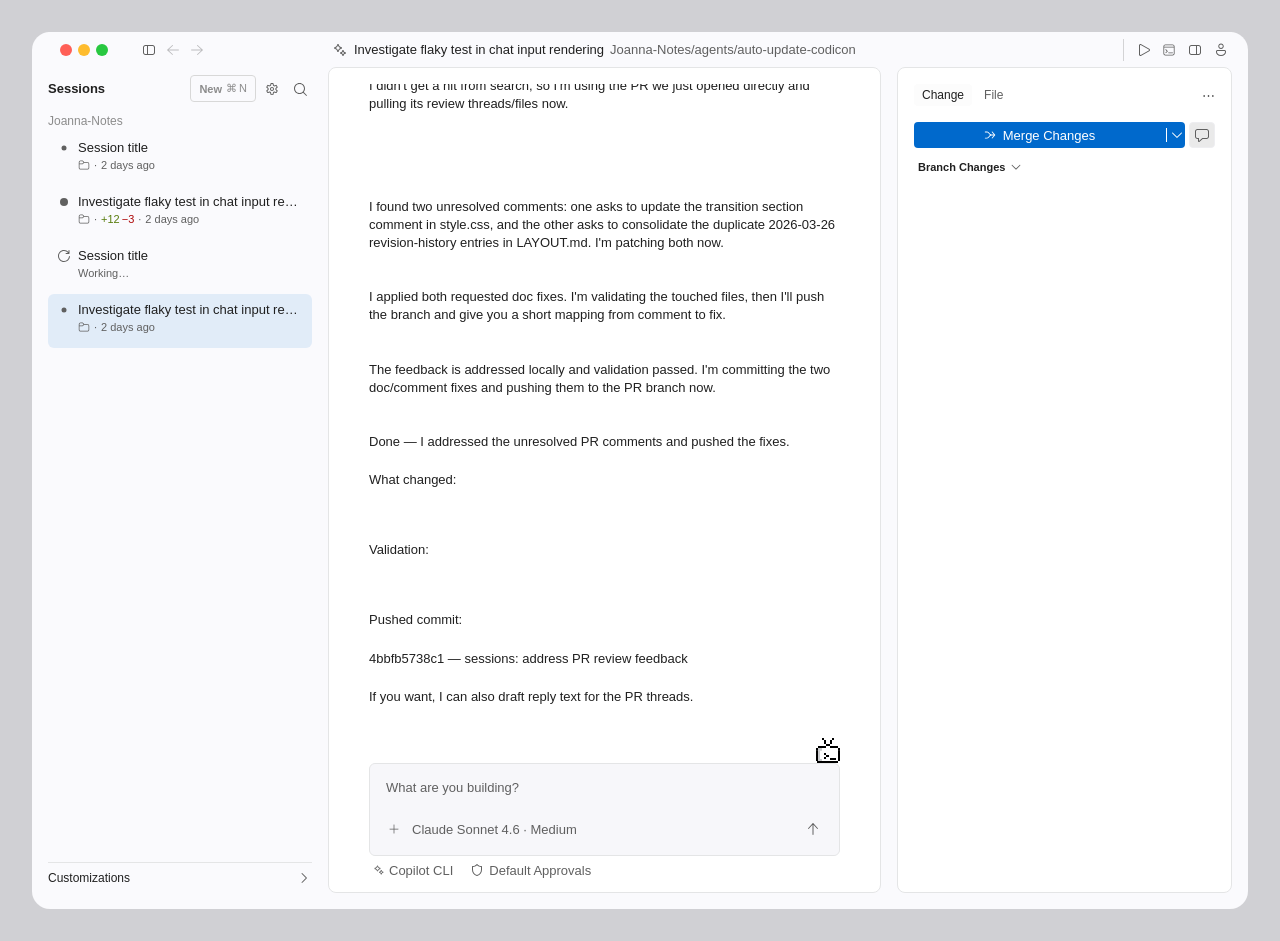
<file: pet-sprite/vscode_agent_sessions_mock.html>
<!DOCTYPE html>
<html lang="en">
<head>
  <meta charset="UTF-8">
  <meta name="viewport" content="width=device-width, initial-scale=1.0">
  <title>VS Code Agent Sessions – Polish Push May 2026</title>
  <style>
    /* ── Design tokens (Figma: Polish-Push-May-2026, node 3197:7020) ──────── */
    :root {
      --agents-bg:            #fafafd;
      --panel-bg:             #ffffff;
      --panel-border:         #e4e5e6;
      --foreground:           #202020;
      --desc-fg:              #606060;
      --muted:                #8c8c8c;
      --active-sel-bg:        rgba(0, 105, 204, 0.1);
      --btn-bg:               #0069cc;
      --btn-fg:               #ffffff;
      --btn-sec-bg:           #eaeaea;
      --btn-sec-border:       #eeeef1;
      --new-btn-border:       #d8d8d8;
      --chat-input-bg:        #f7f7fa;
      --git-added:            #587c0c;
      --git-removed:          #ad0707;
      /* Spacing (Figma size-N tokens) */
      --s2: 2px; --s4: 4px; --s6: 6px; --s8: 8px;
      --s10: 10px; --s12: 12px; --s16: 16px; --s24: 24px; --s40: 40px;
      /* Border radius */
      --r-outer: 18px;  /* outermost window */
      --r-panel: 8px;   /* outer-radius – panels */
      --r-inner: 6px;   /* inner-radius – session items, chat input */
      --r-small: 4px;   /* small-radius – buttons, tabs, pills */
    }

    * { box-sizing: border-box; margin: 0; padding: 0; }

    body {
      font-family: -apple-system, "SF Pro Text", BlinkMacSystemFont,
                   "Helvetica Neue", Arial, sans-serif;
      background: #d0d0d4;
      display: flex;
      align-items: center;
      justify-content: center;
      min-height: 100vh;
      padding: 32px;
    }

    svg { display: block; flex-shrink: 0; }

    /* ── Root frame ─────────────────────────────────────────────────────────
       Figma: rounded-[18px], bg #fafafd, gap 16px, pb 16px, pr 16px         */
    .root {
      background: var(--agents-bg);
      border-radius: var(--r-outer);
      overflow: hidden;
      display: flex;
      gap: var(--s16);
      padding: 0 var(--s16) var(--s16) 0;
      width: 1440px;
      height: 877px;
    }

    /* ═══════════════════════════════════════════════════════════════════════
       SIDEBAR
    ═══════════════════════════════════════════════════════════════════════ */
    .sidebar {
      display: flex;
      flex-direction: column;
      height: 100%;
      padding-left: var(--s16);
      flex-shrink: 0;
      width: 280px;
      overflow: hidden;
    }

    /* Titlebar-left: h-[35px] */
    .titlebar-left {
      display: flex;
      align-items: center;
      height: 35px;
      flex-shrink: 0;
      background: var(--agents-bg);
    }

    .window-controls {
      display: flex;
      align-items: center;
      gap: 6px;
      width: 80px;
      padding-left: 12px;
    }
    .dot { width: 12px; height: 12px; border-radius: 50%; }
    .dot.close { background: #ff5f57; }
    .dot.min   { background: #febc2e; }
    .dot.max   { background: #28c840; }

    .left-toolbar {
      display: flex;
      align-items: center;
      gap: var(--s2);
      padding: 0 var(--s10);
      height: 35px;
    }

    .toolbar-btn {
      display: flex;
      align-items: center;
      justify-content: center;
      width: 22px;
      height: 22px;
      border-radius: var(--r-small);
      color: var(--desc-fg);
      flex-shrink: 0;
      cursor: pointer;
    }
    .toolbar-btn.faded { opacity: 0.4; }

    /* Sessions header: py-[8px] */
    .sessions-header {
      display: flex;
      align-items: center;
      padding: var(--s8) 0;
      width: 100%;
      flex-shrink: 0;
    }

    /* font: SF Pro Text Semibold 13px */
    .sessions-title {
      font-size: 13px;
      font-weight: 600;
      color: var(--foreground);
      flex: 1;
      min-width: 0;
      overflow: hidden;
      text-overflow: ellipsis;
      white-space: nowrap;
    }

    .header-actions { display: flex; align-items: center; gap: var(--s4); }

    /* New button: border #d8d8d8, rounded-[4px], px-8 py-6, font 11px */
    .new-btn {
      display: flex;
      align-items: center;
      gap: var(--s4);
      padding: var(--s6) var(--s8);
      border: 1px solid var(--new-btn-border);
      border-radius: var(--r-small);
      background: transparent;
      color: var(--muted);
      font-size: 11px;
      font-family: inherit;
      white-space: nowrap;
      cursor: pointer;
    }
    .new-btn-label { font-weight: 700; }
    .new-btn-kbd   { display: flex; gap: var(--s2); font-weight: 400; }

    .icon-btn {
      display: flex;
      align-items: center;
      padding: var(--s4);
      border-radius: var(--r-small);
      cursor: pointer;
    }

    /* Section header: h-[22px], font Medium 12px, color #8c8c8c */
    .section-header {
      display: flex;
      align-items: center;
      height: 22px;
      padding-right: var(--s16);
      flex-shrink: 0;
      width: 100%;
    }
    .section-label {
      font-size: 12px;
      font-weight: 500;
      color: var(--muted);
      flex: 1;
      min-width: 0;
    }

    /* Session items: h-[54px], p-[8px], rounded-[6px], gap-[6px] */
    .session-item {
      display: flex;
      gap: var(--s6);
      height: 54px;
      align-items: flex-start;
      padding: var(--s8);
      border-radius: var(--r-inner);
      flex-shrink: 0;
      width: 100%;
      overflow: hidden;
    }
    .session-item.selected { background: var(--active-sel-bg); }

    .session-icon {
      display: flex;
      flex-direction: column;
      align-items: center;
      width: 16px;
      height: 38px;
      flex-shrink: 0;
      overflow: hidden;
    }

    .session-main {
      display: flex;
      flex-direction: column;
      gap: var(--s4);
      flex: 1;
      min-width: 0;
      height: 38px;
      overflow: hidden;
    }

    .session-title-row {
      display: flex;
      align-items: center;
      width: 100%;
      overflow: hidden;
    }

    /* font: SF Pro Text Regular 13px, color foreground */
    .session-title {
      font-size: 13px;
      font-weight: 400;
      color: var(--foreground);
      overflow: hidden;
      text-overflow: ellipsis;
      white-space: nowrap;
      flex: 1;
      min-width: 0;
    }

    .session-details-row {
      display: flex;
      align-items: center;
      gap: var(--s4);
      width: 100%;
      overflow: hidden;
      flex-shrink: 0;
    }

    /* font: SF Pro Text Regular 11px, color desc-fg */
    .detail-text {
      font-size: 11px;
      font-weight: 400;
      color: var(--desc-fg);
      white-space: nowrap;
      flex-shrink: 0;
    }

    .diff-group { display: flex; gap: var(--s2); font-size: 11px; white-space: nowrap; flex-shrink: 0; }
    .diff-added   { color: var(--git-added); }
    .diff-removed { color: var(--git-removed); }

    /* Customizations footer: pushes to bottom */
    .customizations {
      display: flex;
      flex-direction: column;
      flex: 1;
      justify-content: flex-end;
      width: 100%;
      min-height: 0;
    }

    /* separator: h-[2px] */
    .sep-line { height: 1px; background: var(--panel-border); width: 100%; flex-shrink: 0; }

    /* customizations header: h-[30px], font Medium 12px */
    .customizations-header {
      display: flex;
      align-items: center;
      justify-content: space-between;
      height: 30px;
      width: 100%;
      flex-shrink: 0;
    }
    .customizations-label { font-size: 12px; font-weight: 500; color: var(--foreground); white-space: nowrap; }

    /* ═══════════════════════════════════════════════════════════════════════
       CHAT AREA
    ═══════════════════════════════════════════════════════════════════════ */
    .chat-area {
      display: flex;
      flex-direction: column;
      flex: 1;
      min-width: 0;
      overflow: hidden;
    }

    /* Top bar: h-[35px] */
    .top-bar {
      display: flex;
      align-items: center;
      height: 35px;
      flex-shrink: 0;
      width: 100%;
    }

    .command-center {
      display: flex;
      align-items: center;
      gap: var(--s6);
      flex: 1;
      min-width: 0;
      padding: 0 var(--s4);
      border-radius: var(--r-inner);
      overflow: hidden;
    }

    /* font: SF Pro Text Regular 13px, color foreground */
    .command-title { font-size: 13px; font-weight: 400; color: var(--foreground); white-space: nowrap; flex-shrink: 0; }
    /* font: SF Pro Text Regular 13px, color desc-fg */
    .command-sub   { font-size: 13px; font-weight: 400; color: var(--desc-fg);   white-space: nowrap; overflow: hidden; text-overflow: ellipsis; }

    .titlebar-right {
      display: flex;
      align-items: center;
      gap: var(--s4);
      height: 35px;
      flex-shrink: 0;
      background: var(--agents-bg);
    }

    .session-actions { display: flex; align-items: center; gap: var(--s4); height: 35px; overflow: hidden; }

    .titlebar-sep      { display: flex; align-items: center; justify-content: center; height: 22px; opacity: 0.5; padding: 0 var(--s4); }
    .titlebar-sep-line { width: 1px; height: 22px; background: var(--desc-fg); opacity: 0.5; }

    /* Body: gap-[16px] */
    .body {
      display: flex;
      gap: var(--s16);
      flex: 1;
      min-height: 0;
      width: 100%;
      overflow: hidden;
    }

    /* ── Chat panel ─────────────────────────────────────────────────────────
       bg white, border #e4e5e6, rounded-[8px], gap 16, pb 8, pt 16, px 40  */
    .chat-panel {
      flex: 1;
      min-width: 0;
      display: flex;
      flex-direction: column;
      gap: var(--s16);
      background: var(--panel-bg);
      border: 1px solid var(--panel-border);
      border-radius: var(--r-panel);
      overflow: hidden;
      padding: var(--s16) var(--s40) var(--s8);
      align-items: center;
      justify-content: flex-end;
    }

    /* max-w-[760px], gap-[12px] */
    .message-stream {
      display: flex;
      flex-direction: column;
      gap: var(--s12);
      flex: 1;
      min-height: 0;
      overflow-y: auto;
      overflow-x: hidden;
      width: 100%;
      max-width: 760px;
      justify-content: flex-end;
      scroll-snap-type: none;
    }

    /* Chat Message Body: py-[4px] */
    .msg-body { display: flex; align-items: flex-start; padding: var(--s4) 0; width: 100%; }
    .msg-body p { font-size: 13px; font-weight: 400; line-height: 1.4; color: var(--foreground); flex: 1; min-width: 0; word-break: break-word; }

    /* Chat Status Row: max-w-[560px], py-[2px], gap-[6px] */
    .msg-status {
      display: flex;
      gap: var(--s6);
      align-items: baseline;
      font-size: 13px;
      line-height: 1;
      padding: var(--s2) 0;
      white-space: nowrap;
      overflow: hidden;
      width: 100%;
      max-width: 560px;
    }
    .msg-status .label { font-weight: 600; color: var(--foreground); flex-shrink: 0; } /* Semibold */
    .msg-status .desc  { font-weight: 400; color: var(--desc-fg);    flex-shrink: 0; }

    /* Chat Tool Use: max-w-[560px], py-[2px] */
    .msg-tool { display: flex; align-items: flex-start; padding: var(--s2) 0; width: 100%; max-width: 560px; overflow: hidden; }
    .msg-tool p { font-size: 13px; font-weight: 400; line-height: 1; color: var(--desc-fg); white-space: nowrap; flex-shrink: 0; }

    /* Chat List Item: pl-[12px], py-[2px], gap-[8px] */
    .msg-list-item {
      display: flex;
      gap: var(--s8);
      align-items: flex-start;
      font-size: 13px;
      font-weight: 400;
      line-height: 1.4;
      color: var(--foreground);
      padding: var(--s2) 0 var(--s2) var(--s12);
      width: 100%;
      overflow: hidden;
    }
    .msg-list-item .num { flex-shrink: 0; white-space: nowrap; }
    .msg-list-item .txt { flex: 1; min-width: 0; }

    .msg-meta { display: flex; align-items: center; overflow: hidden; width: 100%; }

    /* Chat input: bg #f7f7fa, border #e4e5e6, rounded-[6px], gap-[24px], p-[16px] */
    .chat-input-wrap { display: flex; flex-direction: column; align-items: flex-start; max-width: 760px; width: 100%; flex-shrink: 0; gap: 0; }

    .chat-input-creature {
      display: flex;
      justify-content: flex-end;
      width: 100%;
      pointer-events: none;
      margin-bottom: 0;
      line-height: 0;
    }

    .chat-input {
      background: var(--chat-input-bg);
      border: 1px solid var(--panel-border);
      border-radius: var(--r-inner);
      display: flex;
      flex-direction: column;
      gap: var(--s24);
      padding: var(--s16);
      width: 100%;
      overflow: hidden;
    }

    .chat-input-placeholder { font-size: 13px; font-weight: 400; color: var(--desc-fg); width: 100%; }

    .input-bottom { display: flex; gap: var(--s8); align-items: center; width: 100%; overflow: hidden; }
    .add-wrap     { display: flex; align-items: center; justify-content: center; padding: var(--s2); border-radius: var(--r-small); flex-shrink: 0; }
    .send-wrap    { display: flex; align-items: center; justify-content: space-between; flex: 1; min-width: 0; padding: var(--s2); border-radius: var(--r-small); }

    .model-label  { font-size: 13px; font-weight: 400; color: var(--desc-fg); white-space: nowrap; }

    /* action-row: h-[28px], py-[4px], gap-[8px] */
    .action-row { display: flex; gap: var(--s8); height: 28px; align-items: center; padding: var(--s4) 0; overflow: hidden; width: 100%; }
    .action-pill { display: flex; gap: var(--s4); align-items: center; padding: var(--s2) var(--s4); border-radius: var(--r-small); flex-shrink: 0; }
    .action-pill span { font-size: 13px; font-weight: 400; color: var(--desc-fg); white-space: nowrap; }

    /* ── Aux panel ──────────────────────────────────────────────────────────
       w-[335px], bg white, border #e4e5e6, rounded-[8px]                   */
    .aux-panel {
      width: 335px;
      flex-shrink: 0;
      background: var(--panel-bg);
      border: 1px solid var(--panel-border);
      border-radius: var(--r-panel);
      display: flex;
      flex-direction: column;
      overflow: hidden;
    }

    /* pt-[16px] px-[16px], gap-[4px] */
    .aux-title { display: flex; align-items: center; gap: var(--s4); padding: var(--s16) var(--s16) 0; flex-shrink: 0; width: 100%; }

    /* Tab active: bg rgba(191,191,191,0.05), font Medium 12px, color #202020
       Tab inactive: font Medium 12px, color #606060
       h-[22px], px-[8px] py-[2px], rounded-[4px] */
    .tab { display: flex; align-items: center; justify-content: center; height: 22px; padding: var(--s2) var(--s8); border-radius: var(--r-small); font-size: 12px; font-weight: 500; cursor: pointer; flex-shrink: 0; }
    .tab.active   { background: rgba(191,191,191,0.05); color: var(--foreground); }
    .tab.inactive { color: var(--desc-fg); }
    .aux-title .spacer { flex: 1; min-width: 0; }
    .more-btn { font-size: 13px; font-weight: 400; color: var(--desc-fg); flex-shrink: 0; }

    /* p-[16px], gap-[4px] */
    .aux-body { display: flex; flex-direction: column; gap: var(--s4); flex: 1; min-height: 0; overflow: hidden; padding: var(--s16); width: 100%; }

    /* merge-row: gap-[4px], pb-[8px] */
    .merge-row { display: flex; gap: var(--s4); align-items: center; padding-bottom: var(--s8); flex-shrink: 0; width: 100%; }

    /* Merge Changes button: bg #0069cc, h-[26px], rounded-[4px], gap-[2px] */
    .merge-btn { display: flex; align-items: center; gap: var(--s2); flex: 1; height: 26px; border-radius: var(--r-small); background: var(--btn-bg); overflow: hidden; min-width: 0; cursor: pointer; }
    .merge-btn-main { display: flex; flex: 1; gap: var(--s6); align-items: center; justify-content: center; min-width: 0; }
    .merge-btn-label { font-size: 13px; font-weight: 400; color: var(--btn-fg); white-space: nowrap; }
    .merge-btn-sep { display: flex; align-items: center; justify-content: center; height: 100%; padding: var(--s6) 0; }
    .merge-btn-sep-line { width: 1px; height: 100%; background: var(--btn-fg); }
    .merge-btn-chevron { display: flex; align-items: center; justify-content: center; width: 16px; height: 16px; flex-shrink: 0; }

    /* comment/code-review btn: bg #eaeaea, border #eeeef1, 26×26, rounded-[4px] */
    .comment-btn { display: flex; align-items: center; justify-content: center; width: 26px; height: 26px; border-radius: var(--r-small); background: var(--btn-sec-bg); border: 1px solid var(--btn-sec-border); flex-shrink: 0; cursor: pointer; }

    /* Branch Changes section */
    .branch-changes-section { display: flex; flex-direction: column; gap: var(--s4); padding: 0 var(--s4); flex-shrink: 0; width: 100%; }
    .branch-changes-header  { display: flex; align-items: center; gap: var(--s4); height: 14px; width: 100%; overflow: hidden; }
    /* font: SF Pro Text Bold 11px, color #202020 */
    .branch-changes-label { font-size: 11px; font-weight: 700; color: var(--foreground); white-space: nowrap; flex-shrink: 0; }
  </style>
</head>
<body>

<div class="root">

  <!-- ════════════════════════════════════════════════════════════════════════
       SIDEBAR
  ════════════════════════════════════════════════════════════════════════ -->
  <div class="sidebar">

    <!-- Titlebar left -->
    <div class="titlebar-left">
      <div class="window-controls">
        <div class="dot close"></div>
        <div class="dot min"></div>
        <div class="dot max"></div>
      </div>
      <div class="left-toolbar">
        <!-- layout-sidebar-left -->
        <div class="toolbar-btn">
          <svg width="16" height="16" viewBox="0 0 16 16" fill="none">
            <path d="M2 5.5C2 4.11929 3.11929 3 4.5 3H11.5C12.8807 3 14 4.11929 14 5.5V10.5C14 11.8807 12.8807 13 11.5 13H4.5C3.11929 13 2 11.8807 2 10.5V5.5ZM7 4V12H11.5C12.3284 12 13 11.3284 13 10.5V5.5C13 4.67157 12.3284 4 11.5 4H7ZM6 4H4.5C3.67157 4 3 4.67157 3 5.5V10.5C3 11.3284 3.67157 12 4.5 12H6V4Z" fill="#606060"/>
          </svg>
        </div>
        <!-- arrow-left (opacity-40) -->
        <div class="toolbar-btn faded">
          <svg width="16" height="16" viewBox="0 0 16 16" fill="none">
            <path d="M13.5 8.5C13.7761 8.5 14 8.27614 14 8C14 7.72386 13.7761 7.5 13.5 7.5L3.80298 7.5L7.83448 3.87165C8.03974 3.68692 8.05638 3.37078 7.87165 3.16552C7.68692 2.96027 7.37077 2.94363 7.16552 3.12836L2.16552 7.62835C2.06016 7.72317 2 7.85826 2 8C2 8.14174 2.06016 8.27683 2.16552 8.37165L7.16552 12.8716C7.37077 13.0564 7.68692 13.0397 7.87165 12.8345C8.05638 12.6292 8.03974 12.3131 7.83448 12.1283L3.80298 8.5L13.5 8.5Z" fill="#606060"/>
          </svg>
        </div>
        <!-- arrow-right (opacity-40) -->
        <div class="toolbar-btn faded">
          <svg width="16" height="16" viewBox="0 0 16 16" fill="none">
            <path d="M2.5 7.50001C2.22386 7.50001 2 7.72386 2 8.00001C2 8.27615 2.22386 8.50001 2.5 8.50001L12.197 8.5L8.16552 12.1284C7.96026 12.3131 7.94362 12.6292 8.12835 12.8345C8.31308 13.0397 8.62923 13.0564 8.83448 12.8717L13.8345 8.37165C13.9398 8.27683 14 8.14175 14 8C14 7.85826 13.9398 7.72318 13.8345 7.62836L8.83448 3.12836C8.62923 2.94363 8.31308 2.96027 8.12835 3.16552C7.94362 3.37078 7.96026 3.68692 8.16552 3.87165L12.197 7.5L2.5 7.50001Z" fill="#606060"/>
          </svg>
        </div>
      </div>
    </div>

    <!-- Sessions header -->
    <div class="sessions-header">
      <span class="sessions-title">Sessions</span>
      <div class="header-actions">
        <button class="new-btn">
          <span class="new-btn-label">New</span>
          <span class="new-btn-kbd"><span>⌘</span><span>N</span></span>
        </button>
        <!-- settings icon: p-[4px] -->
        <div class="icon-btn">
          <svg width="16" height="16" viewBox="0 0 16 16" fill="none">
            <path d="M7.99994 6C6.89537 6 5.99994 6.89543 5.99994 8C5.99994 9.10457 6.89537 10 7.99994 10C9.10451 10 9.99994 9.10457 9.99994 8C9.99994 6.89543 9.10451 6 7.99994 6ZM6.99994 8C6.99994 7.44772 7.44765 7 7.99994 7C8.55222 7 8.99994 7.44772 8.99994 8C8.99994 8.55228 8.55222 9 7.99994 9C7.44765 9 6.99994 8.55228 6.99994 8ZM10.618 4.39833C10.233 4.46825 9.86392 4.21413 9.7937 3.83074L9.53397 2.41496C9.50816 2.27427 9.39961 2.16301 9.25912 2.13325C8.84818 2.04621 8.42685 2.00195 8 2.00195C7.57289 2.00195 7.1513 2.04627 6.74013 2.13341C6.5996 2.1632 6.49104 2.27452 6.46529 2.41527L6.20629 3.8308C6.1994 3.86844 6.18942 3.90551 6.17647 3.9416C6.04476 4.30859 5.6392 4.49978 5.27062 4.36863L3.91115 3.88463C3.77603 3.83652 3.62511 3.87431 3.52891 3.98033C2.96005 4.60729 2.52892 5.34708 2.2672 6.15302C2.22305 6.28899 2.26562 6.43805 2.37502 6.53053L3.47694 7.46206C3.50626 7.48685 3.53352 7.51399 3.55843 7.5432C3.81177 7.84027 3.77528 8.28558 3.47693 8.53783L2.37502 9.46935C2.26562 9.56183 2.22305 9.71089 2.2672 9.84685C2.52892 10.6528 2.96005 11.3926 3.52891 12.0196C3.62511 12.1256 3.77603 12.1634 3.91115 12.1153L5.27068 11.6312C5.30687 11.6184 5.3441 11.6084 5.38196 11.6015C5.76701 11.5316 6.13608 11.7857 6.2063 12.1691L6.46529 13.5846C6.49104 13.7254 6.5996 13.8367 6.74013 13.8665C7.1513 13.9536 7.57289 13.9979 8 13.9979C8.42685 13.9979 8.84818 13.9537 9.25912 13.8666C9.39961 13.8369 9.50816 13.7256 9.53397 13.5849L9.79368 12.1692C9.8006 12.1314 9.81058 12.0944 9.82353 12.0583C9.95524 11.6913 10.3608 11.5001 10.7294 11.6312L12.0888 12.1153C12.224 12.1634 12.3749 12.1256 12.4711 12.0196C13.04 11.3926 13.4711 10.6528 13.7328 9.84685C13.777 9.71089 13.7344 9.56183 13.625 9.46935L12.5231 8.53782C12.4937 8.51303 12.4665 8.48589 12.4416 8.45667C12.1882 8.1596 12.2247 7.71429 12.5231 7.46205L13.625 6.53053C13.7344 6.43805 13.777 6.28899 13.7328 6.15302C13.4711 5.34708 13.04 4.60729 12.4711 3.98033C12.3749 3.87431 12.224 3.83652 12.0888 3.88463L10.7293 4.36865C10.6931 4.38152 10.6559 4.39146 10.618 4.39833ZM3.99863 4.97726L4.93522 5.3107C5.82017 5.62559 6.79872 5.16815 7.11769 4.2794C7.14903 4.19207 7.17324 4.1021 7.18996 4.01078L7.36738 3.04113C7.5757 3.01512 7.78684 3.00195 8 3.00195C8.213 3.00195 8.42397 3.0151 8.63214 3.04107L8.81011 4.01117C8.98053 4.9408 9.87266 5.55003 10.7967 5.38225C10.8877 5.36572 10.9775 5.34176 11.0647 5.31073L12.0014 4.97726C12.2564 5.31084 12.4684 5.67476 12.6319 6.06064L11.8774 6.6984C11.1566 7.30787 11.0675 8.38649 11.6807 9.10555C11.7408 9.17609 11.8067 9.24166 11.8775 9.3015L12.6319 9.93924C12.4684 10.3251 12.2564 10.689 12.0014 11.0226L11.0646 10.6891C10.1797 10.3742 9.20128 10.8317 8.88231 11.7205C8.85096 11.8078 8.82677 11.8978 8.81004 11.9891L8.63214 12.9588C8.42397 12.9848 8.213 12.9979 8 12.9979C7.78684 12.9979 7.5757 12.9848 7.36738 12.9587L7.18994 11.989C7.01965 11.0592 6.12743 10.4498 5.2033 10.6176C5.11227 10.6342 5.0225 10.6581 4.93528 10.6892L3.99863 11.0226C3.74357 10.689 3.53161 10.3251 3.36814 9.93924L4.12257 9.30148C4.84343 8.69201 4.93254 7.61339 4.31933 6.89433C4.25917 6.82378 4.19332 6.75822 4.12254 6.69838L3.36814 6.06064C3.53161 5.67476 3.74357 5.31084 3.99863 4.97726Z" fill="#606060"/>
          </svg>
        </div>
        <!-- search icon: p-[4px] -->
        <div class="icon-btn">
          <svg width="16" height="16" viewBox="0 0 16 16" fill="none">
            <path d="M11.0195 11.7266C10.0658 12.5217 8.83875 13 7.5 13C4.46243 13 2 10.5376 2 7.5C2 4.46243 4.46243 2 7.5 2C10.5376 2 13 4.46243 13 7.5C13 8.83875 12.5217 10.0658 11.7266 11.0195L14.8535 14.1464C15.0488 14.3417 15.0488 14.6583 14.8535 14.8536C14.6583 15.0488 14.3417 15.0488 14.1464 14.8536L11.0195 11.7266ZM12 7.5C12 5.01472 9.98528 3 7.5 3C5.01472 3 3 5.01472 3 7.5C3 9.98528 5.01472 12 7.5 12C9.98528 12 12 9.98528 12 7.5Z" fill="#606060"/>
          </svg>
        </div>
      </div>
    </div>

    <!-- Section header: Joanna-Notes, h-[22px], font Medium 12px #8c8c8c -->
    <div class="section-header">
      <span class="section-label">Joanna-Notes</span>
    </div>

    <!-- Session 1: "Session title" – small filled dot (circle-small-filled) -->
    <div class="session-item">
      <div class="session-icon">
        <svg width="16" height="16" viewBox="0 0 16 16" fill="#606060">
          <circle cx="8" cy="8" r="2.5"/>
        </svg>
      </div>
      <div class="session-main">
        <div class="session-title-row">
          <span class="session-title">Session title</span>
        </div>
        <div class="session-details-row">
          <!-- folder icon 12×12 -->
          <svg width="12" height="12" viewBox="0 0 16 16" fill="#606060" style="flex-shrink:0">
            <path d="M2 4.5V6H5.58579C5.71839 6 5.84557 5.94732 5.93934 5.85355L7.29289 4.5L5.93934 3.14645C5.84557 3.05268 5.71839 3 5.58579 3H3.5C2.67157 3 2 3.67157 2 4.5ZM1 4.5C1 3.11929 2.11929 2 3.5 2H5.58579C5.98361 2 6.36514 2.15804 6.64645 2.43934L8.20711 4H12.5C13.8807 4 15 5.11929 15 6.5V11.5C15 12.8807 13.8807 14 12.5 14H3.5C2.11929 14 1 12.8807 1 11.5V4.5ZM2 7V11.5C2 12.3284 2.67157 13 3.5 13H12.5C13.3284 13 14 12.3284 14 11.5V6.5C14 5.67157 13.3284 5 12.5 5H8.20711L6.64645 6.56066C6.36514 6.84197 5.98361 7 5.58579 7H2Z"/>
          </svg>
          <span class="detail-text">·</span>
          <span class="detail-text">2 days ago</span>
        </div>
      </div>
    </div>

    <!-- Session 2: "Investigate flaky test…" – circle-filled (larger dot) + diff -->
    <div class="session-item">
      <div class="session-icon">
        <svg width="12" height="12" viewBox="0 0 12 12" fill="#606060" style="margin-top:2px">
          <circle cx="6" cy="6" r="4"/>
        </svg>
      </div>
      <div class="session-main">
        <div class="session-title-row">
          <span class="session-title">Investigate flaky test in chat input ren…</span>
        </div>
        <div class="session-details-row">
          <svg width="12" height="12" viewBox="0 0 16 16" fill="#606060" style="flex-shrink:0">
            <path d="M2 4.5V6H5.58579C5.71839 6 5.84557 5.94732 5.93934 5.85355L7.29289 4.5L5.93934 3.14645C5.84557 3.05268 5.71839 3 5.58579 3H3.5C2.67157 3 2 3.67157 2 4.5ZM1 4.5C1 3.11929 2.11929 2 3.5 2H5.58579C5.98361 2 6.36514 2.15804 6.64645 2.43934L8.20711 4H12.5C13.8807 4 15 5.11929 15 6.5V11.5C15 12.8807 13.8807 14 12.5 14H3.5C2.11929 14 1 12.8807 1 11.5V4.5ZM2 7V11.5C2 12.3284 2.67157 13 3.5 13H12.5C13.3284 13 14 12.3284 14 11.5V6.5C14 5.67157 13.3284 5 12.5 5H8.20711L6.64645 6.56066C6.36514 6.84197 5.98361 7 5.58579 7H2Z"/>
          </svg>
          <span class="detail-text">·</span>
          <div class="diff-group">
            <span class="diff-added">+12</span>
            <span class="diff-removed">−3</span>
          </div>
          <span class="detail-text">·</span>
          <span class="detail-text">2 days ago</span>
        </div>
      </div>
    </div>

    <!-- Session 3: "Session title" – loading spinner, Working… -->
    <div class="session-item">
      <div class="session-icon">
        <svg width="16" height="16" viewBox="0 0 16 16" fill="none">
          <path d="M3 8C3 5.23858 5.23858 3 8 3C9.63527 3 11.0878 3.78495 12.0005 5H10C9.72386 5 9.5 5.22386 9.5 5.5C9.5 5.77614 9.72386 6 10 6H12.8904C12.8973 6.00014 12.9041 6.00014 12.911 6H13C13.2761 6 13.5 5.77614 13.5 5.5V2.5C13.5 2.22386 13.2761 2 13 2C12.7239 2 12.5 2.22386 12.5 2.5V4.03138C11.4009 2.78613 9.79253 2 8 2C4.68629 2 2 4.68629 2 8C2 11.3137 4.68629 14 8 14C11.1301 14 13.6999 11.6035 13.9756 8.54488C14.0003 8.26985 13.7975 8.0268 13.5225 8.00202C13.2474 7.97723 13.0044 8.1801 12.9796 8.45512C12.75 11.003 10.6079 13 8 13C5.23858 13 3 10.7614 3 8Z" fill="#606060"/>
        </svg>
      </div>
      <div class="session-main">
        <div class="session-title-row">
          <span class="session-title">Session title</span>
        </div>
        <div class="session-details-row">
          <span class="detail-text" style="flex:1;min-width:0;overflow:hidden;text-overflow:ellipsis">Working…</span>
        </div>
      </div>
    </div>

    <!-- Session 4: "Investigate flaky test…" – SELECTED, small dot -->
    <div class="session-item selected">
      <div class="session-icon">
        <svg width="16" height="16" viewBox="0 0 16 16" fill="#606060">
          <circle cx="8" cy="8" r="2.5"/>
        </svg>
      </div>
      <div class="session-main">
        <div class="session-title-row">
          <span class="session-title">Investigate flaky test in chat input ren…</span>
        </div>
        <div class="session-details-row">
          <svg width="12" height="12" viewBox="0 0 16 16" fill="#606060" style="flex-shrink:0">
            <path d="M2 4.5V6H5.58579C5.71839 6 5.84557 5.94732 5.93934 5.85355L7.29289 4.5L5.93934 3.14645C5.84557 3.05268 5.71839 3 5.58579 3H3.5C2.67157 3 2 3.67157 2 4.5ZM1 4.5C1 3.11929 2.11929 2 3.5 2H5.58579C5.98361 2 6.36514 2.15804 6.64645 2.43934L8.20711 4H12.5C13.8807 4 15 5.11929 15 6.5V11.5C15 12.8807 13.8807 14 12.5 14H3.5C2.11929 14 1 12.8807 1 11.5V4.5ZM2 7V11.5C2 12.3284 2.67157 13 3.5 13H12.5C13.3284 13 14 12.3284 14 11.5V6.5C14 5.67157 13.3284 5 12.5 5H8.20711L6.64645 6.56066C6.36514 6.84197 5.98361 7 5.58579 7H2Z"/>
          </svg>
          <span class="detail-text">·</span>
          <span class="detail-text">2 days ago</span>
        </div>
      </div>
    </div>

    <!-- Customizations footer: separator + header row -->
    <div class="customizations">
      <div class="sep-line"></div>
      <div class="customizations-header">
        <span class="customizations-label">Customizations</span>
        <!-- chevron-right 16×16 -->
        <svg width="16" height="16" viewBox="0 0 16 16" fill="none">
          <path d="M5.64645 3.14645C5.45118 3.34171 5.45118 3.65829 5.64645 3.85355L9.79289 8L5.64645 12.1464C5.45118 12.3417 5.45118 12.6583 5.64645 12.8536C5.84171 13.0488 6.15829 13.0488 6.35355 12.8536L10.8536 8.35355C11.0488 8.15829 11.0488 7.84171 10.8536 7.64645L6.35355 3.14645C6.15829 2.95118 5.84171 2.95118 5.64645 3.14645Z" fill="#606060"/>
        </svg>
      </div>
    </div>

  </div><!-- /sidebar -->


  <!-- ════════════════════════════════════════════════════════════════════════
       CHAT AREA
  ════════════════════════════════════════════════════════════════════════ -->
  <div class="chat-area">

    <!-- Top bar: command-center + titlebar-right -->
    <div class="top-bar">
      <div class="command-center">
        <!-- copilot icon 16×16 -->
        <svg width="16" height="16" viewBox="0 0 16 16" fill="none" style="flex-shrink:0">
          <path d="M5.46524 9.82913C5.62134 9.93988 5.80806 9.99926 5.99946 9.99899C6.19151 9.99979 6.37897 9.94033 6.53546 9.82899C6.69223 9.71329 6.81095 9.55349 6.87646 9.36999L7.22346 8.30299C7.3077 8.05142 7.44906 7.82278 7.63646 7.63499C7.82305 7.44802 8.05078 7.30727 8.30146 7.22399L9.38746 6.87099C9.56665 6.8071 9.72173 6.6894 9.83146 6.53399C9.94145 6.37859 10.0005 6.19288 10.0005 6.00249C10.0005 5.8121 9.94145 5.6264 9.83146 5.47099C9.71293 5.30564 9.54426 5.1829 9.35046 5.12099L8.28146 4.77499C8.02989 4.69189 7.80123 4.55114 7.61371 4.36398C7.4262 4.17681 7.28503 3.94841 7.20146 3.69699L6.84846 2.61299C6.78519 2.43375 6.66777 2.27859 6.51246 2.16899C6.35557 2.06084 6.16951 2.00293 5.97896 2.00293C5.78841 2.00293 5.60235 2.06084 5.44546 2.16899C5.28572 2.28147 5.16594 2.44189 5.10346 2.62699L4.74846 3.71699C4.66476 3.96106 4.52691 4.18302 4.34524 4.36625C4.16358 4.54947 3.9428 4.68921 3.69946 4.77499L2.61546 5.12599C2.43437 5.18999 2.27775 5.30889 2.16743 5.46611C2.05712 5.62334 1.99859 5.81106 2.00003 6.00313C2.00146 6.19519 2.06277 6.38202 2.17541 6.53759C2.28806 6.69315 2.44643 6.8097 2.62846 6.87099L3.69546 7.21799C3.94767 7.30248 4.17673 7.44457 4.36446 7.63299C4.41519 7.68321 4.46262 7.73666 4.50646 7.79299C4.62481 7.94566 4.71614 8.11748 4.77646 8.30099L5.12846 9.38099C5.19143 9.56174 5.30914 9.71837 5.46524 9.82913ZM4.00746 6.26399L3.15246 5.99899L4.01646 5.71799C4.41071 5.58136 4.76826 5.35588 5.06146 5.05899C5.35281 4.75991 5.57294 4.39895 5.70546 4.00299L5.97046 3.14399L6.25046 4.00599C6.38349 4.4059 6.60809 4.7692 6.90636 5.06695C7.20463 5.3647 7.56833 5.58866 7.96846 5.72099L8.84846 5.98999L7.98746 6.26999C7.58707 6.40224 7.22321 6.62642 6.92505 6.92458C6.62689 7.22275 6.4027 7.5866 6.27046 7.98699L6.00546 8.84399L5.72646 7.98499C5.63026 7.6928 5.48483 7.41919 5.29646 7.17599C5.22699 7.08717 5.15254 7.00237 5.07346 6.92199C4.7738 6.62317 4.4089 6.39793 4.00746 6.26399ZM10.5344 13.851C10.6703 13.9472 10.8328 13.9989 10.9994 13.999C11.1642 13.9975 11.3245 13.9451 11.4584 13.849C11.5979 13.7505 11.7029 13.6105 11.7584 13.449L12.0064 12.687C12.0595 12.5286 12.1485 12.3845 12.2664 12.266C12.3837 12.1475 12.5277 12.0587 12.6864 12.007L13.4584 11.755C13.6161 11.7005 13.7528 11.598 13.8494 11.462C13.9227 11.359 13.9706 11.2401 13.9891 11.115C14.0076 10.9899 13.9962 10.8622 13.9558 10.7423C13.9154 10.6225 13.8472 10.5139 13.7567 10.4256C13.6662 10.3372 13.5561 10.2716 13.4354 10.234L12.6714 9.985C12.5132 9.93243 12.3695 9.84381 12.2514 9.72614C12.1334 9.60848 12.0444 9.46498 11.9914 9.307L11.7394 8.533C11.685 8.37574 11.5825 8.23962 11.4464 8.144C11.3443 8.07105 11.2266 8.0231 11.1026 8.00404C10.9787 7.98498 10.8519 7.99534 10.7327 8.03427C10.6135 8.0732 10.5051 8.13962 10.4163 8.22816C10.3274 8.31671 10.2607 8.42489 10.2214 8.544L9.97435 9.306C9.92207 9.46364 9.83452 9.60729 9.71835 9.726C9.60382 9.84223 9.46428 9.93081 9.31035 9.985L8.53435 10.238C8.41689 10.2788 8.31057 10.3465 8.22382 10.4356C8.13708 10.5247 8.0723 10.6328 8.03464 10.7513C7.99698 10.8699 7.98746 10.9955 8.00686 11.1184C8.02625 11.2412 8.07401 11.3578 8.14635 11.459C8.24456 11.5988 8.38462 11.7039 8.54635 11.759L9.30935 12.006C9.46821 12.0594 9.61262 12.1487 9.73135 12.267C9.84958 12.3852 9.93801 12.5299 9.98935 12.689L10.2424 13.463C10.2971 13.6195 10.3992 13.755 10.5344 13.851ZM9.62035 11.058L9.44235 10.999L9.62635 10.935C9.92811 10.83 10.2018 10.6573 10.4264 10.43C10.6528 10.201 10.8238 9.92326 10.9264 9.618L10.9844 9.44L11.0434 9.621C11.1453 9.9277 11.3175 10.2064 11.5461 10.4348C11.7748 10.6633 12.0536 10.8352 12.3604 10.937L12.5554 11L12.3754 11.059C12.068 11.1612 11.7888 11.3339 11.5601 11.5632C11.3314 11.7926 11.1596 12.0723 11.0584 12.38L10.9994 12.561L10.9414 12.38C10.84 12.0716 10.6676 11.7914 10.4382 11.5618C10.2088 11.3322 9.92863 11.1596 9.62035 11.058Z" fill="#606060"/>
        </svg>
        <span class="command-title">Investigate flaky test in chat input rendering</span>
        <span class="command-sub">Joanna-Notes/agents/auto-update-codicon</span>
      </div>

      <div class="titlebar-right">
        <div class="session-actions">
          <!-- separator -->
          <div class="titlebar-sep"><div class="titlebar-sep-line"></div></div>
          <!-- run (triangle) -->
          <div class="toolbar-btn">
            <svg width="16" height="16" viewBox="0 0 16 16" fill="none">
              <path d="M5.74514 3.06445C5.41183 2.87696 5 3.11781 5 3.50023V12.5005C5 12.8829 5.41182 13.1238 5.74512 12.9363L13.7454 8.43631C14.0852 8.24517 14.0852 7.75589 13.7454 7.56474L5.74514 3.06445ZM4 3.50023C4 2.35298 5.2355 1.63041 6.23541 2.19288L14.2357 6.69317C15.2551 7.26664 15.2551 8.73446 14.2356 9.3079L6.23537 13.8079C5.23546 14.3703 4 13.6477 4 12.5005V3.50023Z" fill="#606060"/>
            </svg>
          </div>
          <!-- terminal -->
          <div class="toolbar-btn">
            <svg width="16" height="16" viewBox="0 0 20 20" fill="none">
              <path d="M5.64645 9.14645C5.84171 8.95118 6.15829 8.95118 6.35355 9.14645L8.35355 11.1464C8.44732 11.2402 8.5 11.3674 8.5 11.5C8.5 11.6326 8.44732 11.7598 8.35355 11.8536L6.35355 13.8536C6.15829 14.0488 5.84171 14.0488 5.64645 13.8536C5.45118 13.6583 5.45118 13.3417 5.64645 13.1464L7.29289 11.5L5.64645 9.85355C5.45118 9.65829 5.45118 9.34171 5.64645 9.14645ZM14.5 13H9.5C9.22386 13 9 13.2239 9 13.5C9 13.7761 9.22386 14 9.5 14H14.5C14.7761 14 15 13.7761 15 13.5C15 13.2239 14.7761 13 14.5 13ZM2.99609 5.5C2.99609 4.11929 4.11538 3 5.49609 3H14.4961C15.8768 3 16.9961 4.11929 16.9961 5.5V6H16.999V7H16.9961V14.5C16.9961 15.8807 15.8768 17 14.4961 17H5.49609C4.11538 17 2.99609 15.8807 2.99609 14.5V5.5ZM15.9961 6V5.5C15.9961 4.67157 15.3245 4 14.4961 4H5.49609C4.66767 4 3.99609 4.67157 3.99609 5.5V6H15.9961ZM3.99609 7V14.5C3.99609 15.3284 4.66767 16 5.49609 16H14.4961C15.3245 16 15.9961 15.3284 15.9961 14.5V7H3.99609Z" fill="#606060"/>
            </svg>
          </div>
          <!-- layout-sidebar-right -->
          <div class="toolbar-btn">
            <svg width="16" height="16" viewBox="0 0 16 16" fill="none">
              <path d="M14 5.5C14 4.11929 12.8807 3 11.5 3H4.5C3.11929 3 2 4.11929 2 5.5V10.5C2 11.8807 3.11929 13 4.5 13H11.5C12.8807 13 14 11.8807 14 10.5V5.5ZM9 4V12H4.5C3.67157 12 3 11.3284 3 10.5V5.5C3 4.67157 3.67157 4 4.5 4H9ZM10 4H11.5C12.3284 4 13 4.67157 13 5.5V10.5C13 11.3284 12.3284 12 11.5 12H10V4Z" fill="#606060"/>
            </svg>
          </div>
        </div>
        <!-- account -->
        <div style="display:flex;align-items:center;height:35px">
          <div class="toolbar-btn">
            <svg width="16" height="16" viewBox="0 0 16 16" fill="none">
              <path d="M11.5 8C12.3284 8 13 8.67157 13 9.5V10C13 11.9714 11.1405 14 8 14C4.85951 14 3 11.9714 3 10V9.5C3 8.67157 3.67157 8 4.5 8H11.5ZM11.5 9H4.5C4.22386 9 4 9.22386 4 9.5V10C4 11.4376 5.43216 13 8 13C10.5678 13 12 11.4376 12 10V9.5C12 9.22386 11.7761 9 11.5 9ZM8 1.5C9.51878 1.5 10.75 2.73122 10.75 4.25C10.75 5.76878 9.51878 7 8 7C6.48122 7 5.25 5.76878 5.25 4.25C5.25 2.73122 6.48122 1.5 8 1.5ZM8 2.5C7.0335 2.5 6.25 3.2835 6.25 4.25C6.25 5.2165 7.0335 6 8 6C8.9665 6 9.75 5.2165 9.75 4.25C9.75 3.2835 8.9665 2.5 8 2.5Z" fill="#606060"/>
            </svg>
          </div>
        </div>
      </div>
    </div>

    <!-- Body: chat-panel + aux-panel -->
    <div class="body">

      <!-- Chat panel -->
      <div class="chat-panel">
        <div class="message-stream">

          <!-- message -->
          <div class="msg-body">
            <p>I'm fetching the active PR and its unresolved review threads first, then I'll inspect the referenced files and apply the reviewer's requested changes.</p>
          </div>

          <!-- status row -->
          <div class="msg-status">
            <span class="label">Tracked</span>
            <span class="desc">PR comment fixes and confirmed branch and sha</span>
          </div>

          <!-- tool use rows -->
          <div class="msg-tool"><p>Used tool: GitHub, search_pull_requests (MCP Server)</p></div>

          <div class="msg-body">
            <p>I didn't get a hit from search, so I'm using the PR we just opened directly and pulling its review threads/files now.</p>
          </div>

          <div class="msg-tool"><p>Used tool: GitHub, pull_request_read (MCP Server)</p></div>
          <div class="msg-tool"><p>Used tool: GitHub, pull_request_read (MCP Server)</p></div>
          <div class="msg-tool"><p>Used tool: GitHub, pull_request_read (MCP Server)</p></div>
          <div class="msg-tool"><p>Used tool: GitHub, pull_request_read (MCP Server)</p></div>

          <div class="msg-body">
            <p>I found two unresolved comments: one asks to update the transition section comment in style.css, and the other asks to consolidate the duplicate 2026-03-26 revision-history entries in LAYOUT.md. I'm patching both now.</p>
          </div>

          <div class="msg-status">
            <span class="label">Reviewed</span>
            <span class="desc">LAYOUT.md and style.css files</span>
          </div>

          <div class="msg-body">
            <p>I applied both requested doc fixes. I'm validating the touched files, then I'll push the branch and give you a short mapping from comment to fix.</p>
          </div>

          <div class="msg-status">
            <span class="label">Updated</span>
            <span class="desc">PR comment and inspected fixes</span>
          </div>

          <div class="msg-body">
            <p>The feedback is addressed locally and validation passed. I'm committing the two doc/comment fixes and pushing them to the PR branch now.</p>
          </div>

          <div class="msg-status">
            <span class="label">Completed</span>
            <span class="desc">PR review and pushed fixes</span>
          </div>

          <div class="msg-body"><p>Done — I addressed the unresolved PR comments and pushed the fixes.</p></div>
          <div class="msg-body"><p>What changed:</p></div>

          <div class="msg-list-item">
            <span class="num">1.</span>
            <span class="txt">Updated the style.css section comment to accurately describe the current animation behavior: auxiliary/panel/chat animate their containers, while the sidebar animates only .part.sidebar &gt; .content.</span>
          </div>
          <div class="msg-list-item">
            <span class="num">2.</span>
            <span class="txt">Consolidated the duplicate 2026-03-26 revision history entries in LAYOUT.md into one final-state entry.</span>
          </div>

          <div class="msg-body"><p>Validation:</p></div>

          <div class="msg-list-item"><span class="num">•</span><span class="txt">npm run compile-check-ts-native</span></div>
          <div class="msg-list-item"><span class="num">•</span><span class="txt">hygiene passed via pre-commit on commit</span></div>

          <div class="msg-body"><p>Pushed commit:</p></div>
          <div class="msg-body"><p>4bbfb5738c1 — sessions: address PR review feedback</p></div>
          <div class="msg-body"><p>If you want, I can also draft reply text for the PR threads.</p></div>

          <!-- copy icon -->
          <div class="msg-meta">
            <svg width="12" height="12" viewBox="0 0 16 16" fill="none">
              <path d="M4.00029 4.08525L4 10.5C4 11.8255 5.03154 12.91 6.33562 12.9947L6.5 13L10.9144 13.0007C10.7083 13.5829 10.1528 14 9.5 14H6C4.34315 14 3 12.6569 3 11V5.5C3 4.84678 3.41754 4.29109 4.00029 4.08525ZM11.5 2C12.3284 2 13 2.67157 13 3.5V10.5C13 11.3284 12.3284 12 11.5 12H6.5C5.67157 12 5 11.3284 5 10.5V3.5C5 2.67157 5.67157 2 6.5 2H11.5ZM11.5 3H6.5C6.22386 3 6 3.22386 6 3.5V10.5C6 10.7761 6.22386 11 6.5 11H11.5C11.7761 11 12 10.7761 12 10.5V3.5C12 3.22386 11.7761 3 11.5 3Z" fill="#606060"/>
            </svg>
          </div>

        </div><!-- /message-stream -->

        <!-- Chat input -->
        <div class="chat-input-wrap">
          <div class="chat-input-creature">
            <creature-sprite
              src="./sprite.png"
              state="idle"
              frame-width="399"
              frame-height="417"
              display-width="24"
            ></creature-sprite>
          </div>
          <div class="chat-input">
            <p class="chat-input-placeholder">What are you building?</p>
            <div class="input-bottom">
              <!-- add icon 12×12 -->
              <div class="add-wrap">
                <svg width="12" height="12" viewBox="0 0 16 16" fill="none">
                  <path d="M8 2C8.27614 2 8.5 2.22386 8.5 2.5V7.5H13.5C13.7761 7.5 14 7.72386 14 8C14 8.27614 13.7761 8.5 13.5 8.5H8.5V13.5C8.5 13.7761 8.27614 14 8 14C7.72386 14 7.5 13.7761 7.5 13.5V8.5H2.5C2.22386 8.5 2 8.27614 2 8C2 7.72386 2.22386 7.5 2.5 7.5H7.5V2.5C7.5 2.22386 7.72386 2 8 2Z" fill="#606060"/>
                </svg>
              </div>
              <div class="send-wrap">
                <span class="model-label">Claude Sonnet 4.6 · Medium</span>
                <!-- arrow-up 16×16 -->
                <svg width="16" height="16" viewBox="0 0 16 16" fill="none">
                  <path d="M7.5 13.5C7.5 13.7761 7.72386 14 8 14C8.27614 14 8.5 13.7761 8.5 13.5V3.80298L12.1283 7.83448C12.3131 8.03974 12.6292 8.05638 12.8345 7.87165C13.0397 7.68692 13.0564 7.37077 12.8716 7.16552L8.37165 2.16552C8.27683 2.06016 8.14174 2 8 2C7.85826 2 7.72317 2.06016 7.62835 2.16552L3.12836 7.16552C2.94363 7.37077 2.96027 7.68692 3.16552 7.87165C3.37078 8.05638 3.68692 8.03974 3.87165 7.83448L7.5 3.80298V13.5Z" fill="#606060"/>
                </svg>
              </div>
            </div>
          </div>
          <!-- action-row -->
          <div class="action-row">
            <!-- copilot CLI pill -->
            <div class="action-pill">
              <svg width="12" height="12" viewBox="0 0 16 16" fill="none" style="flex-shrink:0">
                <path d="M5.46524 9.82913C5.62134 9.93988 5.80806 9.99926 5.99946 9.99899C6.19151 9.99979 6.37897 9.94033 6.53546 9.82899C6.69223 9.71329 6.81095 9.55349 6.87646 9.36999L7.22346 8.30299C7.3077 8.05142 7.44906 7.82278 7.63646 7.63499C7.82305 7.44802 8.05078 7.30727 8.30146 7.22399L9.38746 6.87099C9.56665 6.8071 9.72173 6.6894 9.83146 6.53399C9.94145 6.37859 10.0005 6.19288 10.0005 6.00249C10.0005 5.8121 9.94145 5.6264 9.83146 5.47099C9.71293 5.30564 9.54426 5.1829 9.35046 5.12099L8.28146 4.77499C8.02989 4.69189 7.80123 4.55114 7.61371 4.36398C7.4262 4.17681 7.28503 3.94841 7.20146 3.69699L6.84846 2.61299C6.78519 2.43375 6.66777 2.27859 6.51246 2.16899C6.35557 2.06084 6.16951 2.00293 5.97896 2.00293C5.78841 2.00293 5.60235 2.06084 5.44546 2.16899C5.28572 2.28147 5.16594 2.44189 5.10346 2.62699L4.74846 3.71699C4.66476 3.96106 4.52691 4.18302 4.34524 4.36625C4.16358 4.54947 3.9428 4.68921 3.69946 4.77499L2.61546 5.12599C2.43437 5.18999 2.27775 5.30889 2.16743 5.46611C2.05712 5.62334 1.99859 5.81106 2.00003 6.00313C2.00146 6.19519 2.06277 6.38202 2.17541 6.53759C2.28806 6.69315 2.44643 6.8097 2.62846 6.87099L3.69546 7.21799C3.94767 7.30248 4.17673 7.44457 4.36446 7.63299C4.41519 7.68321 4.46262 7.73666 4.50646 7.79299C4.62481 7.94566 4.71614 8.11748 4.77646 8.30099L5.12846 9.38099C5.19143 9.56174 5.30914 9.71837 5.46524 9.82913ZM4.00746 6.26399L3.15246 5.99899L4.01646 5.71799C4.41071 5.58136 4.76826 5.35588 5.06146 5.05899C5.35281 4.75991 5.57294 4.39895 5.70546 4.00299L5.97046 3.14399L6.25046 4.00599C6.38349 4.4059 6.60809 4.7692 6.90636 5.06695C7.20463 5.3647 7.56833 5.58866 7.96846 5.72099L8.84846 5.98999L7.98746 6.26999C7.58707 6.40224 7.22321 6.62642 6.92505 6.92458C6.62689 7.22275 6.4027 7.5866 6.27046 7.98699L6.00546 8.84399L5.72646 7.98499C5.63026 7.6928 5.48483 7.41919 5.29646 7.17599C5.22699 7.08717 5.15254 7.00237 5.07346 6.92199C4.7738 6.62317 4.4089 6.39793 4.00746 6.26399ZM10.5344 13.851C10.6703 13.9472 10.8328 13.9989 10.9994 13.999C11.1642 13.9975 11.3245 13.9451 11.4584 13.849C11.5979 13.7505 11.7029 13.6105 11.7584 13.449L12.0064 12.687C12.0595 12.5286 12.1485 12.3845 12.2664 12.266C12.3837 12.1475 12.5277 12.0587 12.6864 12.007L13.4584 11.755C13.6161 11.7005 13.7528 11.598 13.8494 11.462C13.9227 11.359 13.9706 11.2401 13.9891 11.115C14.0076 10.9899 13.9962 10.8622 13.9558 10.7423C13.9154 10.6225 13.8472 10.5139 13.7567 10.4256C13.6662 10.3372 13.5561 10.2716 13.4354 10.234L12.6714 9.985C12.5132 9.93243 12.3695 9.84381 12.2514 9.72614C12.1334 9.60848 12.0444 9.46498 11.9914 9.307L11.7394 8.533C11.685 8.37574 11.5825 8.23962 11.4464 8.144C11.3443 8.07105 11.2266 8.0231 11.1026 8.00404C10.9787 7.98498 10.8519 7.99534 10.7327 8.03427C10.6135 8.0732 10.5051 8.13962 10.4163 8.22816C10.3274 8.31671 10.2607 8.42489 10.2214 8.544L9.97435 9.306C9.92207 9.46364 9.83452 9.60729 9.71835 9.726C9.60382 9.84223 9.46428 9.93081 9.31035 9.985L8.53435 10.238C8.41689 10.2788 8.31057 10.3465 8.22382 10.4356C8.13708 10.5247 8.0723 10.6328 8.03464 10.7513C7.99698 10.8699 7.98746 10.9955 8.00686 11.1184C8.02625 11.2412 8.07401 11.3578 8.14635 11.459C8.24456 11.5988 8.38462 11.7039 8.54635 11.759L9.30935 12.006C9.46821 12.0594 9.61262 12.1487 9.73135 12.267C9.84958 12.3852 9.93801 12.5299 9.98935 12.689L10.2424 13.463C10.2971 13.6195 10.3992 13.755 10.5344 13.851ZM9.62035 11.058L9.44235 10.999L9.62635 10.935C9.92811 10.83 10.2018 10.6573 10.4264 10.43C10.6528 10.201 10.8238 9.92326 10.9264 9.618L10.9844 9.44L11.0434 9.621C11.1453 9.9277 11.3175 10.2064 11.5461 10.4348C11.7748 10.6633 12.0536 10.8352 12.3604 10.937L12.5554 11L12.3754 11.059C12.068 11.1612 11.7888 11.3339 11.5601 11.5632C11.3314 11.7926 11.1596 12.0723 11.0584 12.38L10.9994 12.561L10.9414 12.38C10.84 12.0716 10.6676 11.7914 10.4382 11.5618C10.2088 11.3322 9.92863 11.1596 9.62035 11.058Z" fill="#606060"/>
              </svg>
              <span>Copilot CLI</span>
            </div>
            <!-- Default Approvals pill -->
            <div class="action-pill">
              <!-- shield 16×16 -->
              <svg width="16" height="16" viewBox="0 0 16 16" fill="none" style="flex-shrink:0">
                <path d="M7.64728 2.14638C7.84268 1.95105 8.15946 1.95123 8.35464 2.14678C9.5947 3.38913 10.9689 4 12.5 4C12.7761 4 13 4.22386 13 4.5V7.50126C13 10.7196 11.3587 12.9075 8.15811 13.9743C8.05548 14.0086 7.94452 14.0086 7.84189 13.9743C4.64126 12.9075 3 10.7196 3 7.50126V4.5C3 4.22386 3.22386 4 3.5 4C5.02923 4 6.40416 3.38902 7.64728 2.14638ZM8.00042 3.18917C6.81393 4.25491 5.47941 4.86879 4 4.98118V7.50126C4 8.9349 4.36269 10.0655 5.02127 10.9453C5.65858 11.7967 6.62953 12.4885 8 12.9715C9.37047 12.4885 10.3414 11.7967 10.9787 10.9453C11.6373 10.0655 12 8.9349 12 7.50126V4.98121C10.5195 4.86895 9.18521 4.25528 8.00042 3.18917Z" fill="#606060"/>
              </svg>
              <span>Default Approvals</span>
            </div>
          </div>
        </div><!-- /chat-input-wrap -->

      </div><!-- /chat-panel -->

      <!-- Aux panel -->
      <div class="aux-panel">
        <!-- tabs: Change (active), File (inactive) -->
        <div class="aux-title">
          <div class="tab active">Change</div>
          <div class="tab inactive">File</div>
          <div class="spacer"></div>
          <span class="more-btn">⋯</span>
        </div>

        <div class="aux-body">
          <!-- Merge Changes button row -->
          <div class="merge-row">
            <div class="merge-btn">
              <div class="merge-btn-main">
                <!-- git-merge 14×14 -->
                <svg width="14" height="14" viewBox="0 0 16 16" fill="none" style="flex-shrink:0">
                  <path d="M11.503 7.50001C11.502 7.5 11.501 7.5 11.5 7.5H9.8798C9.14999 7.5 8.45662 7.18109 7.98166 6.62698L6.47827 4.87302C6.00332 4.31891 5.30994 4 4.58013 4H2.5C2.22386 4 2 4.22386 2 4.5C2 4.77614 2.22386 5 2.5 5H4.58013C5.01802 5 5.43404 5.19134 5.71902 5.52381L7.22241 7.27777C7.46943 7.56596 7.75865 7.80871 8.07701 8C7.75865 8.19129 7.46943 8.43404 7.22241 8.72223L5.71902 10.4762C5.43404 10.8087 5.01802 11 4.58013 11H2.5C2.22386 11 2 11.2239 2 11.5C2 11.7761 2.22386 12 2.5 12H4.58013C5.30994 12 6.00332 11.6811 6.47827 11.127L7.98166 9.37302C8.45662 8.81891 9.14999 8.5 9.8798 8.5L12.4129 8.50001L10.1204 11.1746C9.94067 11.3843 9.96495 11.6999 10.1746 11.8796C10.3843 12.0593 10.6999 12.0351 10.8796 11.8254L13.8796 8.3254C14.0401 8.13816 14.0401 7.86186 13.8796 7.67461L10.8796 4.17461C10.6999 3.96495 10.3843 3.94067 10.1746 4.12038C9.96495 4.30009 9.94067 4.61574 10.1204 4.8254L12.4129 7.50001H11.503Z" fill="white"/>
                </svg>
                <span class="merge-btn-label">Merge Changes</span>
              </div>
              <div class="merge-btn-sep"><div class="merge-btn-sep-line"></div></div>
              <div class="merge-btn-chevron">
                <!-- chevron-down white -->
                <svg width="16" height="16" viewBox="0 0 16 16" fill="none">
                  <path d="M3.14645 5.64645C3.34171 5.45118 3.65829 5.45118 3.85355 5.64645L8 9.79289L12.1464 5.64645C12.3417 5.45118 12.6583 5.45118 12.8536 5.64645C13.0488 5.84171 13.0488 6.15829 12.8536 6.35355L8.35355 10.8536C8.15829 11.0488 7.84171 11.0488 7.64645 10.8536L3.14645 6.35355C2.95118 6.15829 2.95118 5.84171 3.14645 5.64645Z" fill="white"/>
                </svg>
              </div>
            </div>
            <!-- code-review / comment btn -->
            <div class="comment-btn">
              <svg width="16" height="16" viewBox="0 0 16 16" fill="none">
                <path d="M1 4.5C1 3.11929 2.11929 2 3.5 2H12.5C13.8807 2 15 3.11929 15 4.5V9.5C15 10.8807 13.8807 12 12.5 12H8.68787L5.62533 14.6797C4.99168 15.2342 4 14.7842 4 13.9422V12H3.5C2.11929 12 1 10.8807 1 9.5V4.5ZM3.5 3C2.67157 3 2 3.67157 2 4.5V9.5C2 10.3284 2.67157 11 3.5 11H5V13.8981L8.31213 11H12.5C13.3284 11 14 10.3284 14 9.5V4.5C14 3.67157 13.3284 3 12.5 3H3.5Z" fill="#606060"/>
              </svg>
            </div>
          </div>

          <!-- Branch Changes section header -->
          <div class="branch-changes-section">
            <div class="branch-changes-header">
              <span class="branch-changes-label">Branch Changes</span>
              <!-- chevron-down 14×14 -->
              <svg width="14" height="14" viewBox="0 0 16 16" fill="none">
                <path d="M3.14645 5.64645C3.34171 5.45118 3.65829 5.45118 3.85355 5.64645L8 9.79289L12.1464 5.64645C12.3417 5.45118 12.6583 5.45118 12.8536 5.64645C13.0488 5.84171 13.0488 6.15829 12.8536 6.35355L8.35355 10.8536C8.15829 11.0488 7.84171 11.0488 7.64645 10.8536L3.14645 6.35355C2.95118 6.15829 2.95118 5.84171 3.14645 5.64645Z" fill="#606060"/>
              </svg>
            </div>
          </div>

        </div>
      </div><!-- /aux-panel -->

    </div><!-- /body -->
  </div><!-- /chat-area -->

</div><!-- /root -->
<script>
  // Scroll message streams to the bottom on load
  document.querySelectorAll('.message-stream').forEach(el => {
    el.scrollTop = el.scrollHeight;
  });
</script>
  <script type="module" src="./creature-sprite.js"></script>
</body>
</html>
</file>
<file: footer-game/game.css>
.home-v2 {
  --home-bg: #0b0c0c;
  --home-panel: #101111;
  --home-panel-deep: #080909;
  --home-line: #252525;
  --home-line-strong: #333536;
  --home-text: #f5f5f5;
  --home-muted: #bfbfbf;
  --home-muted-2: #8c8c8c;
  --home-accent: #007acc;
  --home-accent-hover: #0a8ae0;
  --home-radius: 4px;
  background: var(--home-bg);
  color: var(--home-text);
  font-size: 14px;
}
.home-v2 .community-footer {
  display: grid;
  grid-template-columns: minmax(0, 1fr);
  align-items: end;
  margin-top: 130px;
}
.home-v2 .fun-release-cloud {
  display: block;
  width: 100%;
  height: auto;
}
.home-v2 .release-timeline-scroll {
  width: 100%;
  min-width: 0;
}
.home-v2 .release-timeline-scroll:focus-visible {
  outline: 2px solid var(--home-accent);
  outline-offset: 3px;
}
.home-v2 .release-runner {
  position: relative;
  height: clamp(190px, 18vw, 220px);
  isolation: isolate;
  touch-action: manipulation;
  user-select: none;
}
.home-v2 .release-runner:focus-visible {
  outline: 2px solid var(--home-accent);
  outline-offset: 3px;
}
.home-v2 .release-runner.is-keyboard-active:not([data-state=idle]):focus-visible {
  outline: none;
}
.home-v2 .release-runner.is-keyboard-active:not([data-state=idle]):focus-visible .release-runner-player::after {
  position: absolute;
  right: 50%;
  bottom: -2px;
  width: 32px;
  height: 3px;
  border-radius: 1px;
  background: var(--home-accent);
  box-shadow: 0 0 8px rgba(0, 122, 204, 0.5);
  content: "";
  transform: translateX(50%);
}
.home-v2 .release-runner-meta {
  margin: 12px 0 0;
  color: var(--home-muted-2);
  font-size: 11px;
}
.home-v2 .release-runner-hud {
  position: absolute;
  z-index: 5;
  top: 8px;
  right: 8px;
  left: 8px;
  display: flex;
  justify-content: flex-end;
  pointer-events: none;
}
.home-v2 .release-runner-jump,
.home-v2 .release-runner-pause,
.home-v2 .release-runner-action {
  display: inline-grid;
  min-width: 32px;
  min-height: 32px;
  place-items: center;
  border: 1px solid #4a4a4a;
  border-radius: 4px;
  background: rgba(10, 11, 11, 0.94);
  color: var(--home-muted);
}
.home-v2 .release-runner-pause {
  position: relative;
  width: 32px;
  height: 32px;
  padding: 0;
  pointer-events: auto;
}
.home-v2 .release-runner-jump {
  display: none;
  width: 32px;
  height: 32px;
  padding: 0;
  pointer-events: auto;
}
.home-v2 .release-runner-jump[hidden],
.home-v2 .release-runner-pause[hidden],
.home-v2 .release-runner-action[hidden] {
  display: none;
}
.home-v2 .release-runner-pause span,
.home-v2 .release-runner-pause span::after {
  display: block;
  width: 2px;
  height: 10px;
  background: currentColor;
  content: "";
}
.home-v2 .release-runner-pause span {
  position: relative;
  transform: translateX(-2px);
}
.home-v2 .release-runner-pause span::after {
  position: absolute;
  left: 5px;
}
.home-v2 .release-runner-action {
  position: absolute;
  z-index: 5;
  top: 8px;
  left: 8px;
  grid-auto-flow: column;
  gap: 6px;
  padding: 5px 9px;
  font-size: 10px;
  line-height: 14px;
}
.home-v2 .release-runner-jump:hover,
.home-v2 .release-runner-pause:hover,
.home-v2 .release-runner-action:hover {
  border-color: #707070;
  color: #fff;
}
.home-v2 .release-runner-play {
  width: 0;
  height: 0;
  border-top: 4px solid transparent;
  border-bottom: 4px solid transparent;
  border-left: 6px solid currentColor;
}
.home-v2 .release-runner-stage,
.home-v2 .release-runner-labels,
.home-v2 .release-runner-obstacles {
  position: absolute;
  inset: 0;
}
.home-v2 .release-runner-stage {
  overflow: hidden;
}
.home-v2 .release-runner:not([data-state=running]) .release-runner-stage {
  cursor: grab;
  touch-action: pan-y;
}
.home-v2 .release-runner.is-dragging .release-runner-stage,
.home-v2 .release-runner.is-dragging .release-runner-label {
  cursor: grabbing;
}
.home-v2 .release-runner-ground {
  position: absolute;
  right: 0;
  bottom: 13px;
  left: 0;
  height: 1px;
  background: var(--home-line-strong);
}
.home-v2 .release-runner-player {
  position: absolute;
  z-index: 3;
  bottom: 14px;
  left: clamp(28px, 7%, 68px);
  display: block;
  width: 24px;
  height: 24px;
  will-change: transform;
}
.home-v2 .release-runner-player img {
  display: block;
  width: 100%;
  height: 100%;
  image-rendering: pixelated;
}
.home-v2 .release-runner[data-state=running] .release-runner-player:not(.is-airborne) img {
  animation: release-runner-step 180ms steps(2, jump-none) infinite;
}
.home-v2 .release-runner-player.has-crashed img {
  filter: brightness(0.7);
  transform: rotate(7deg);
  transform-origin: 60% 100%;
}
@keyframes release-runner-step {
  50% {
    transform: translateY(1px);
  }
}
.home-v2 .release-runner-label {
  position: absolute;
  z-index: 2;
  display: inline-flex;
  min-height: 32px;
  align-items: center;
  gap: 9px;
  padding: 7px 10px;
  border: 1px solid #414141;
  border-radius: 4px;
  background: rgba(8, 9, 9, 0.88);
  color: #bfbfbf;
  font-size: 10px;
  line-height: 14px;
  text-decoration: none;
  white-space: nowrap;
  will-change: transform;
}
.home-v2 .release-runner:not([data-state=running]) .release-runner-label {
  cursor: pointer;
}
.home-v2 .release-runner:not([data-state=running]) .release-runner-label:hover {
  border-color: #707070;
  color: #fff;
}
.home-v2 .release-runner-label:focus-visible {
  outline: 2px solid var(--home-accent);
  outline-offset: 2px;
}
.home-v2 .release-runner-label.is-landed {
  border-color: var(--home-accent);
  box-shadow: 0 0 0 1px rgba(0, 122, 204, 0.18);
}
.home-v2 .release-runner-label-dot {
  width: 7px;
  height: 7px;
  flex: 0 0 auto;
  border-radius: 50%;
  background: #008de5;
  box-shadow: 0 0 8px rgba(0, 141, 229, 0.25);
}
.home-v2 .release-runner-obstacle {
  position: absolute;
  z-index: 1;
  bottom: 14px;
  left: 0;
  max-width: none;
  image-rendering: pixelated;
  will-change: transform;
}
.home-v2 .community-footer {
  margin-top: 0;
}

@media (max-width: 640px), (pointer: coarse) {
  .home-v2 .release-runner-label {
    min-height: 44px;
    padding-top: 10px;
    padding-bottom: 10px;
    font-size: 11px;
  }
  .home-v2 .release-runner-hud {
    justify-content: space-between;
  }
  .home-v2 .release-runner-jump {
    display: grid;
    width: 44px;
    height: 44px;
  }
  .home-v2 .release-runner-pause {
    width: 44px;
    height: 44px;
  }
  .home-v2 .release-runner-action {
    min-height: 44px;
    padding-right: 12px;
    padding-left: 12px;
    font-size: 11px;
  }
}
@media (max-width: 640px) {
  .home-v2 .release-runner {
    height: 220px;
  }
}
@media (prefers-reduced-motion: reduce) {
  .home-v2 .release-runner-player img {
    animation: none !important;
  }
}
@media (forced-colors: active) {
  .home-v2 .release-runner,
  .home-v2 .release-runner-label,
  .home-v2 .release-runner-action,
  .home-v2 .release-runner-jump,
  .home-v2 .release-runner-pause {
    border-color: CanvasText;
  }
  .home-v2 .release-runner-ground,
  .home-v2 .release-runner-label-dot {
    background: CanvasText;
  }
  .home-v2 .release-runner.is-keyboard-active:not([data-state=idle]):focus-visible .release-runner-player::after {
    background: Highlight;
    box-shadow: none;
  }
}
</file>
